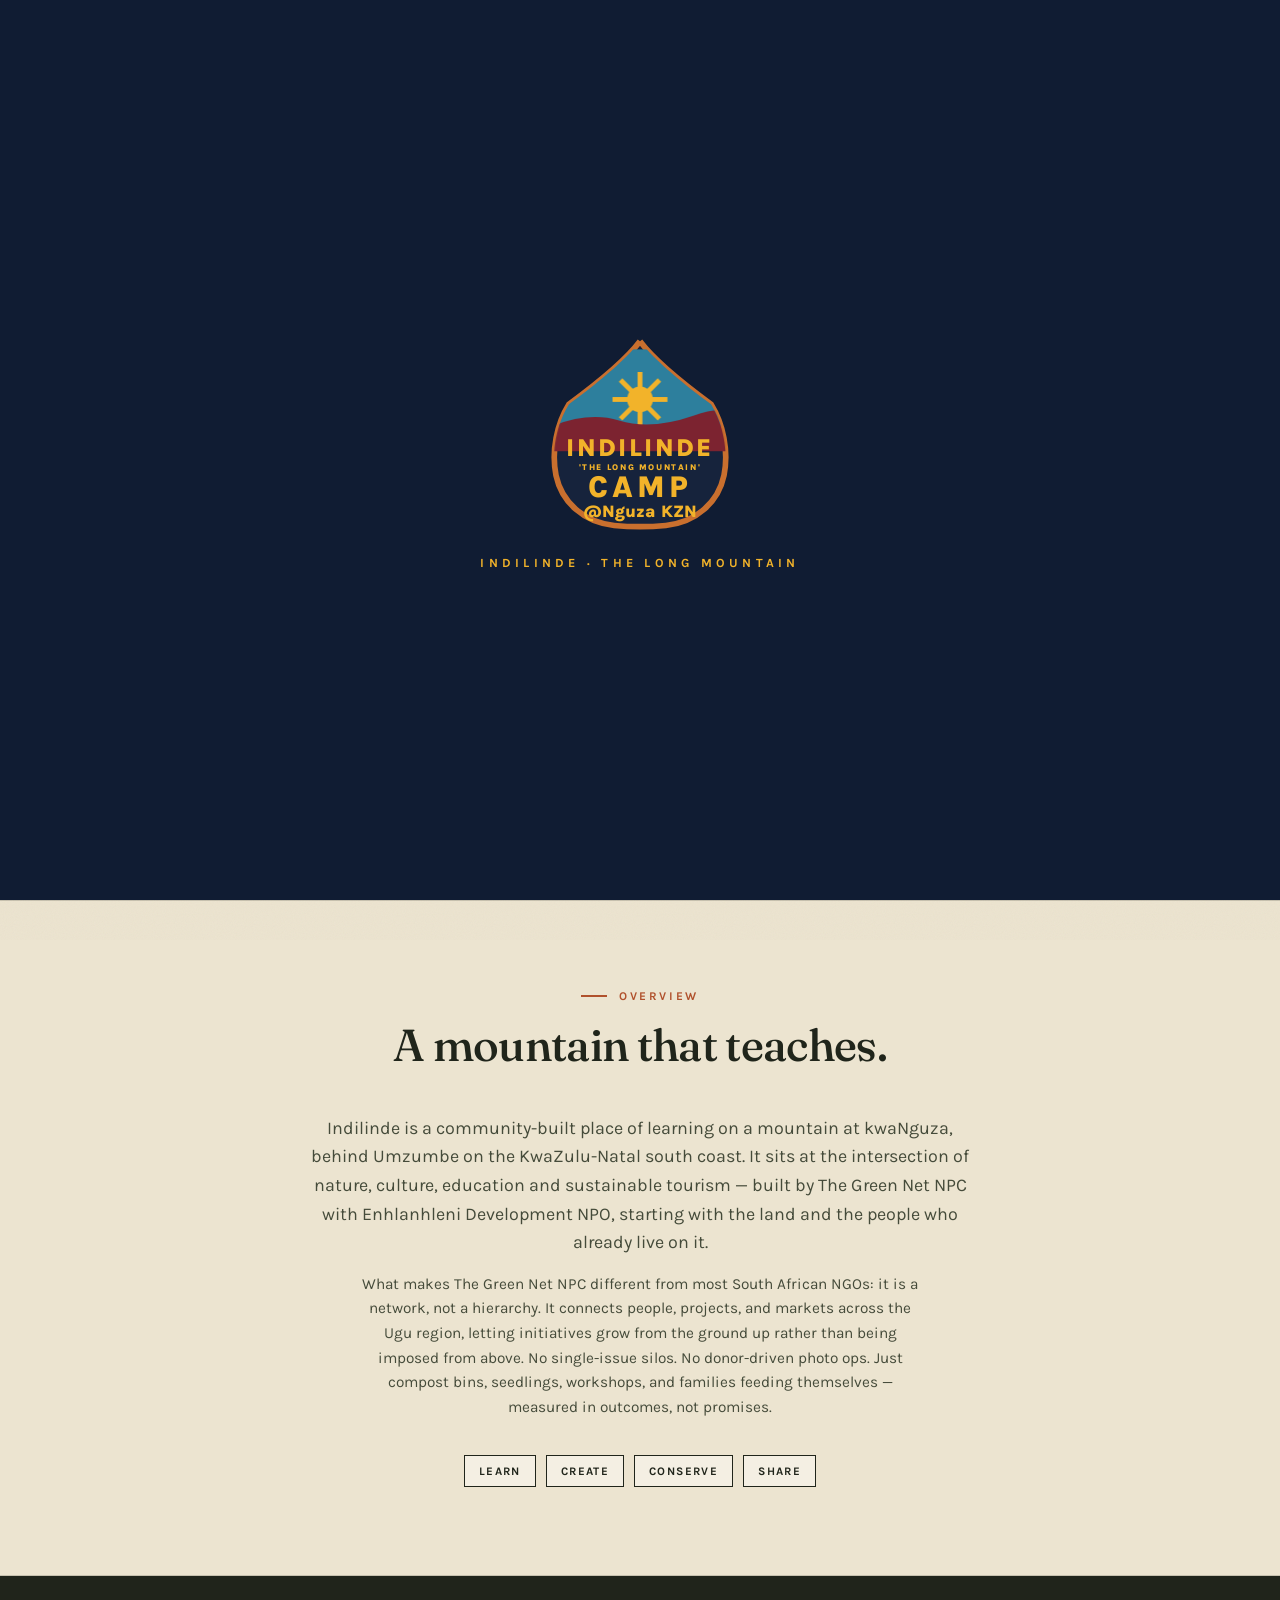
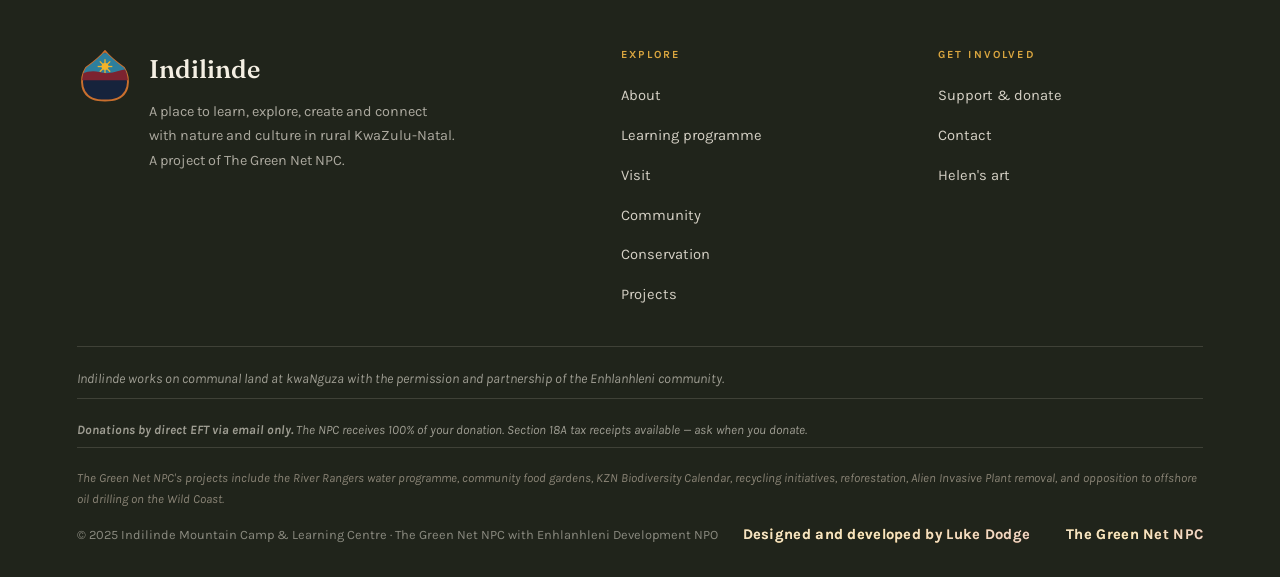
<file: index.html>
<!DOCTYPE html>
<html lang="en">
<head>
<meta charset="UTF-8">
<meta name="viewport" content="width=device-width, initial-scale=1.0, viewport-fit=cover">
<title>Indilinde Mountain Camp & Learning Centre — kwaNguza, KwaZulu-Natal</title>
<meta name="description" content="A community-built place of learning on a mountain at kwaNguza, Umzumbe, KwaZulu-Natal. A project of The Green Net NPC with Enhlanhleni Development NPO.">
<meta name="referrer" content="strict-origin-when-cross-origin">
<meta name="theme-color" content="#f4efe3">
<meta property="og:title" content="Indilinde Mountain Camp & Learning Centre — kwaNguza, KwaZulu-Natal">
<meta property="og:description" content="A community-built place of learning on a mountain at kwaNguza, Umzumbe, KwaZulu-Natal.">
<meta property="og:type" content="website">
<meta property="og:url" content="https://indilinde.org.za/">
<meta property="og:image" content="https://indilinde.org.za/images/og-image.jpg">
<link rel="icon" href="data:image/svg+xml,%3Csvg xmlns='http://www.w3.org/2000/svg' viewBox='0 0 64 64'%3E%3Crect width='64' height='64' rx='12' fill='%2316233c'/%3E%3Ccircle cx='32' cy='26' r='9' fill='%23f2b32a'/%3E%3Cpath d='M8 44q12 -8 24 -2t24 2v12H8z' fill='%237c2330'/%3E%3Cpath d='M6 34 L32 8 58 34' fill='none' stroke='%23c96f2e' stroke-width='4'/%3E%3C/svg%3E">
<link rel="preconnect" href="https://fonts.googleapis.com">
<link rel="preconnect" href="https://fonts.gstatic.com" crossorigin>
<link href="https://fonts.googleapis.com/css2?family=Fraunces:ital,opsz,wght@0,9..144,300..700;1,9..144,300..700&family=Karla:ital,wght@0,200..800;1,200..800&display=swap" rel="stylesheet">
<link rel="stylesheet" href="css/main.css">
<script type="application/ld+json">
{
  "@context": "https://schema.org",
  "@type": "Organization",
  "name": "Indilinde Mountain Camp & Learning Centre",
  "description": "A community-built place of learning on a mountain at kwaNguza, Umzumbe, KwaZulu-Natal.",
  "url": "https://indilinde.org.za/",
  "address": {
    "@type": "PostalAddress",
    "addressLocality": "Umzumbe",
    "addressRegion": "KwaZulu-Natal",
    "addressCountry": "ZA"
  }
}
</script>
</head>
<body data-page="home">

<div class="loader" id="loader" role="status" aria-label="Loading Indilinde">
  <div class="loader-inner">
    <svg class="loader-logo" viewBox="0 0 260 260" aria-hidden="true"><use href="#logoMark"/></svg>
    <p class="loader-word">Indilinde &middot; The Long Mountain</p>
  </div>
</div>

<a class="skip" href="#main" id="skipLink">Skip to content</a>
<div class="grain" aria-hidden="true"></div>

<svg class="sprite" aria-hidden="true" xmlns="http://www.w3.org/2000/svg"><defs>
<clipPath id="lgClip"><path d="M130 14 C112 38 72 70 42 92 C27 116 20 150 26 180 C33 213 60 238 98 242 C119 244 141 244 162 242 C200 238 227 213 234 180 C240 150 233 116 218 92 C188 70 148 38 130 14 Z"/></clipPath>
<symbol id="logoMark" viewBox="0 0 260 260"><path class="lg-shape" d="M130 14 C112 38 72 70 42 92 C27 116 20 150 26 180 C33 213 60 238 98 242 C119 244 141 244 162 242 C200 238 227 213 234 180 C240 150 233 116 218 92 C188 70 148 38 130 14 Z"/><g clip-path="url(#lgClip)"><rect x="14" y="24" width="232" height="96" fill="#2d7f9d"/><g transform="translate(130 86)"><g class="lg-sun"><g class="lg-rays" fill="#f2b32a"><rect x="-3" y="-34" width="6" height="68"/><rect x="-3" y="-34" width="6" height="68" transform="rotate(45)"/><rect x="-3" y="-34" width="6" height="68" transform="rotate(90)"/><rect x="-3" y="-34" width="6" height="68" transform="rotate(135)"/></g><circle r="16" fill="#f2b32a"/></g></g><path d="M14 122 Q64 100 104 112 T196 106 T246 118 L246 150 14 150 Z" fill="#7c2330"/></g><text class="lg-txt lg-t1" x="130" y="156">INDILINDE</text><text class="lg-txt lg-t2" x="130" y="173">'THE LONG MOUNTAIN'</text><text class="lg-txt lg-t3" x="130" y="207">CAMP</text><text class="lg-txt lg-t4" x="130" y="231">@Nguza KZN</text></symbol>
<symbol id="logoMini" viewBox="0 0 260 260"><path d="M130 14 C112 38 72 70 42 92 C27 116 20 150 26 180 C33 213 60 238 98 242 C119 244 141 244 162 242 C200 238 227 213 234 180 C240 150 233 116 218 92 C188 70 148 38 130 14 Z" fill="#16233c" stroke="#c96f2e" stroke-width="9" stroke-linejoin="round"/><g clip-path="url(#lgClip)"><rect x="14" y="24" width="232" height="96" fill="#2d7f9d"/><g transform="translate(130 86)"><g fill="#f2b32a"><rect x="-3" y="-34" width="6" height="68"/><rect x="-3" y="-34" width="6" height="68" transform="rotate(45)"/><rect x="-3" y="-34" width="6" height="68" transform="rotate(90)"/><rect x="-3" y="-34" width="6" height="68" transform="rotate(135)"/></g><circle r="16" fill="#f2b32a"/></g><path d="M14 122 Q64 100 104 112 T196 106 T246 118 L246 150 14 150 Z" fill="#7c2330"/></g></symbol>
<symbol id="i-menu" viewBox="0 0 24 24"><path d="M3 6h18M3 12h18M3 18h18"/></symbol>
<symbol id="i-x" viewBox="0 0 24 24"><path d="M5 5l14 14M19 5L5 19"/></symbol>
<symbol id="i-plus" viewBox="0 0 24 24"><path d="M12 5v14M5 12h14"/></symbol>
<symbol id="i-minus" viewBox="0 0 24 24"><path d="M5 12h14"/></symbol>
<symbol id="i-reset" viewBox="0 0 24 24"><path d="M3 12a9 9 0 1 0 2.6-6.4L3 8"/><path d="M3 3v5h5"/></symbol>
<symbol id="i-sun" viewBox="0 0 24 24"><circle cx="12" cy="12" r="4"/><path d="M12 2v2M12 20v2M2 12h2M20 12h2M4.9 4.9l1.4 1.4M17.7 17.7l1.4 1.4M19.1 4.9l-1.4 1.4M6.3 17.7l-1.4 1.4"/></symbol>
<symbol id="i-flag" viewBox="0 0 24 24"><path d="M5 21V4"/><path d="M5 4h11l-2.5 3.5L16 11H5"/></symbol>
<symbol id="i-out" viewBox="0 0 24 24"><path d="M7 17L17 7M8 7h9v9"/></symbol>
<symbol id="i-mail" viewBox="0 0 24 24"><rect x="3" y="5" width="18" height="14"/><path d="M3 7l9 6 9-6"/></symbol>
<symbol id="i-phone" viewBox="0 0 24 24"><path d="M6 3h3l1.5 4.5-2 1.5a12.5 12.5 0 0 0 6.5 6.5l1.5-2L21 15v3a2 2 0 0 1-2.2 2A17 17 0 0 1 4 6.2 2 2 0 0 1 6 4z"/></symbol>
<symbol id="i-ext" viewBox="0 0 24 24"><path d="M14 4h6v6M20 4L10 14"/><path d="M18 13v7H4V6h7"/></symbol>
<symbol id="i-pin" viewBox="0 0 24 24"><path d="M12 21s-7-6-7-11a7 7 0 0 1 14 0c0 5-7 11-7 11z"/><circle cx="12" cy="10" r="2.5"/></symbol>
<symbol id="i-copy" viewBox="0 0 24 24"><rect x="9" y="9" width="11" height="11"/><path d="M5 15V4h11"/></symbol>
<symbol id="i-check" viewBox="0 0 24 24"><path d="M4 12l5 5L20 7"/></symbol>
<symbol id="i-cap" viewBox="0 0 24 24"><path d="M2 9l10-4 10 4-10 4z"/><path d="M6 11v4c0 1.5 2.7 3 6 3s6-1.5 6-3v-4"/><path d="M22 9v5"/></symbol>
<symbol id="i-hammer" viewBox="0 0 24 24"><path d="M14 5l6 6"/><path d="M15.5 2.5L21.5 8.5 19 11l-6-6z"/><path d="M12 8L3 17l2 2 9-9"/></symbol>
<symbol id="i-users" viewBox="0 0 24 24"><circle cx="9" cy="8" r="3.5"/><path d="M2.5 20c0-3.6 2.9-6 6.5-6s6.5 2.4 6.5 6"/><path d="M16 3.6a3.5 3.5 0 0 1 0 6.8M17.5 14.4c2.4.7 4 2.7 4 5.6"/></symbol>
<symbol id="i-leaf" viewBox="0 0 24 24"><path d="M20 4C11 4 4 11 4 20c9 0 16-7 16-16z"/><path d="M6 18C9 13 13 9 18 6"/></symbol>
<symbol id="i-tent" viewBox="0 0 24 24"><path d="M12 4L2 20h20L12 4z"/><path d="M12 12l-4.5 8h9L12 12z"/></symbol>
<symbol id="i-sprout" viewBox="0 0 24 24"><path d="M12 21v-7"/><path d="M12 14c0-4 3-7 8-7 0 4-3 7-8 7z"/><path d="M12 14c0-3-2.5-5-6-5 0 3 2.5 5 6 5z"/></symbol>
<symbol id="i-bird" viewBox="0 0 24 24"><path d="M3 7c4 3 7 3 9 1 1 4-1 8-5 10 0-3-2-5-4-6 3 0 5-1 6-2-2 0-4-1-6-3z"/></symbol>
<symbol id="i-tax" viewBox="0 0 24 24"><rect x="4" y="3" width="16" height="18"/><path d="M8 8h8M8 12h8M8 16h5"/></symbol>
<symbol id="i-send" viewBox="0 0 24 24"><path d="M22 2L11 13"/><path d="M22 2l-7 20-4-9-9-4z"/></symbol>
<g id="cloudG"><ellipse cx="0" cy="0" rx="36" ry="12" fill="#fff" opacity=".95"/><ellipse cx="-22" cy="4" rx="20" ry="9" fill="#fff" opacity=".9"/><ellipse cx="20" cy="3" rx="25" ry="10" fill="#fff" opacity=".9"/></g>
<g id="birdG"><path d="M-6 0q3 -5 6 0q3 -5 6 0" stroke="#2a2f24" fill="none" stroke-width="1.6" stroke-linecap="round"/></g>
<g id="treeR"><path d="M-1.5 0h3l-1 -12h-1z" class="c-trunk"/><circle cx="0" cy="-17" r="8" class="c-fol2"/><circle cx="-5" cy="-13" r="5" class="c-fol3"/></g>
<g id="treeA"><path d="M-2 0L-.5 -13h1L2 0z" class="c-trunk"/><path d="M0 -13l-8 -4M0 -13l8 -4M0 -13v-6" class="c-trunk" fill="none" stroke-width="1.4"/><ellipse cx="0" cy="-22" rx="16" ry="4.6" class="c-fol2"/><ellipse cx="0" cy="-19" rx="11" ry="3.4" class="c-fol3"/></g>
<g id="aloe"><path d="M-4 0l4 -9 4 9z" fill="#40795d"/><path d="M-.8 -9v-5h1.6v5z" fill="#5f8f5a"/><circle cx="0" cy="-15.5" r="2" fill="#c2571f"/></g>
<g id="maize"><path d="M0 0L-2 -7 0 -11 2 -7z" class="c-fol3"/></g>
<g id="person"><circle cx="0" cy="-30" r="5.2" fill="#8a5a3b"/><path d="M-5.2 -30a5.2 5.2 0 0 1 10.4 0" fill="#1d150e"/><rect x="-4" y="-25" width="8" height="16" rx="3" fill="currentColor"/><rect x="-3.6" y="-9" width="2.8" height="9" fill="#39414f"/><rect x=".8" y="-9" width="2.8" height="9" fill="#39414f"/></g>
<g id="personB"><use href="#person" transform="rotate(38 0 -4)"/></g>
<g id="rondavel"><rect x="-13" y="-15" width="26" height="15" fill="#d8c096"/><path d="M-17 -14L0 -33 17 -14z" fill="#a67c3e"/><rect x="-3" y="-8" width="6" height="8" fill="#3a2c1c"/></g>
<g id="beehive"><path d="M-11 0a11 11 0 0 1 22 0z" fill="#b0914f"/><path d="M-6 -8.5a6 6 0 0 1 12 0" fill="#a67c3e" opacity=".5"/><rect x="-2.6" y="-5.5" width="5.2" height="5.5" fill="#3a2c1c"/></g>
<g id="tentS"><path d="M-11 0L0 -14 11 0z" fill="#55704d"/><path d="M-4 0L0 -7 4 0z" fill="#2f3f2b"/></g>
<g id="solarP"><path d="M-8 -7L8 -7 5 3 -5 3z" fill="#24344f" stroke="#9aa3a8" stroke-width=".9"/><path d="M-4 -2h9M-6 -4.5h12" stroke="#3d5a80" stroke-width=".8"/><path d="M-4 3v4M4 3v4" stroke="#6d675c" stroke-width="1.3"/></g>
<g id="tankS"><rect x="-6" y="-15" width="12" height="10" rx="1" fill="#9aa3a8"/><path d="M-6 -15l6 -3 6 3z" fill="#7d868b"/><path d="M-4.5 -5l-1.5 5M4.5 -5l1.5 5M0 -5v5" stroke="#6d675c" stroke-width="1.3"/></g>
<g id="bakkieS"><rect x="-16" y="-8" width="17" height="8" fill="#3c5a31"/><rect x="-16" y="-9.4" width="17" height="1.6" fill="#2c4425"/><path d="M2 -10h7l5 5v5H2z" fill="#3c5a31"/><path d="M4 -9h4.4l3.2 4H4z" fill="#45565f"/><rect x="14" y="-6" width="7" height="6" fill="#3c5a31"/><circle cx="-9" cy="0" r="3.6" fill="#191b1d"/><circle cx="-9" cy="0" r="1.4" fill="#8d9298"/><circle cx="12" cy="0" r="3.6" fill="#191b1d"/><circle cx="12" cy="0" r="1.4" fill="#8d9298"/></g>
<g id="tractorS"><circle cx="-8" cy="-4.5" r="6" fill="#191b1d"/><circle cx="-8" cy="-4.5" r="2.6" fill="#d9a53f"/><circle cx="10" cy="-2.6" r="3.6" fill="#191b1d"/><circle cx="10" cy="-2.6" r="1.4" fill="#8d9298"/><rect x="-6" y="-10" width="11" height="6" fill="#3c5a31"/><rect x="-6" y="-13" width="3" height="4" fill="#23282c"/><rect x="3.6" y="-13.6" width="1.6" height="4.4" fill="#23282c"/><rect x="5" y="-7.6" width="8" height="4.4" fill="#3c5a31"/></g>
<g id="trailerS"><rect x="-9" y="-9" width="18" height="6" fill="#4a4f46"/><rect x="-9" y="-3.4" width="18" height="2" fill="#23282c"/><rect x="-7" y="-12" width="5" height="3" fill="#4a7031"/><rect x="-1" y="-13" width="5" height="4" fill="#4a7031"/><rect x="4.4" y="-11.6" width="4" height="2.6" fill="#4a7031"/><circle cx="-5" cy="0" r="2.6" fill="#191b1d"/><circle cx="5" cy="0" r="2.6" fill="#191b1d"/></g>
<g id="planboardS"><path d="M-7 0L-4 -18M7 0L4 -18" stroke="#6b4a2f" stroke-width="1.6"/><rect x="-12" y="-30" width="24" height="13" fill="#f6f1e2" stroke="#6b4a2f" stroke-width="1" transform="rotate(-4)"/><path d="M-7 -20h14M-7 -22.5h9" stroke="#b0512c" stroke-width=".9" transform="rotate(-4)"/><circle cx="-3" cy="-26" r="1.6" fill="none" stroke="#2f3a2c" stroke-width=".8"/><circle cx="3" cy="-25" r="1.6" fill="none" stroke="#2f3a2c" stroke-width=".8"/></g>
<g id="shelterS"><path d="M-14 -13L0 -21 14 -13z" fill="#a67c3e"/><rect x="-12" y="-13" width="2.4" height="13" fill="#6b4a2f"/><rect x="9.6" y="-13" width="2.4" height="13" fill="#6b4a2f"/><rect x="-12" y="-1.6" width="24" height="1.6" fill="#8a6b43"/></g>
<g id="rotorS"><rect x="-1" y="-9" width="2" height="9" fill="#d8d3c0"/><rect x="-1" y="-9" width="2" height="9" fill="#d8d3c0" transform="rotate(90)"/><rect x="-1" y="-9" width="2" height="9" fill="#d8d3c0" transform="rotate(180)"/><rect x="-1" y="-9" width="2" height="9" fill="#d8d3c0" transform="rotate(270)"/><circle r="1.6" fill="#7d868b"/></g>
<g id="signS"><rect x="-1.4" y="-16" width="2.8" height="16" fill="#6b4a2f"/><rect x="-7" y="-19" width="16" height="6" fill="#8a6b43" transform="rotate(-4)"/></g>
<g id="ablutionS"><rect x="-11" y="-12" width="22" height="12" fill="#b7b1a2"/><rect x="-12" y="-13.6" width="24" height="2.6" fill="#6d675c"/><rect x="-2.4" y="-8" width="4.8" height="8" fill="#3a2c1c"/><path d="M14 0l6 -9 6 9z" fill="#c2a878"/></g>
<g id="bedS"><rect x="-22" y="-5" width="44" height="5" fill="#6b4a2f"/><rect x="-20" y="-4" width="40" height="3" class="c-soil"/><circle cx="-13" cy="-5.6" r="1.7" fill="currentColor"/><circle cx="-4" cy="-5.6" r="1.7" fill="currentColor"/><circle cx="5" cy="-5.6" r="1.7" fill="currentColor"/><circle cx="14" cy="-5.6" r="1.7" fill="currentColor"/></g>
<g id="tunnelS"><path d="M-15 0a15 11 0 0 1 30 0z" fill="#e8e4d4" opacity=".55" stroke="#8d8676" stroke-width="1.3"/><circle cx="-6" cy="-2" r="1.8" class="c-fol3"/><circle cx="1" cy="-3.4" r="1.8" class="c-fol3"/><circle cx="8" cy="-2" r="1.8" class="c-fol3"/></g>
<g id="summitS"><ellipse cx="0" cy="-2" rx="7" ry="2.6" fill="#7d766a"/><ellipse cx="0" cy="-6" rx="5" ry="2.2" fill="#8d8676"/><ellipse cx="0" cy="-9.4" rx="3.2" ry="1.8" fill="#7d766a"/><path d="M6 -2V-24" stroke="#6b4a2f" stroke-width="1.8"/><path d="M6 -24l10 3.4-10 3.4z" fill="#b0512c"/></g>
<g id="windmillS"><path d="M-6 0L-1.6 -34h3.2L6 0z" fill="#7d868b"/><path d="M-4.4 -10h8.8M-3.4 -20h6.8" stroke="#6d675c" stroke-width="1.2"/><path d="M1.6 -34l9 -4.4v8.8z" fill="#b0512c"/><g transform="translate(0 -34)"><use href="#rotorS" class="spinw" transform="scale(1.15)"/></g></g>
</defs></svg>

<header class="nav" id="nav">
  <a class="brand" href="index.html">
    <svg class="brand-mark" viewBox="0 0 260 260" aria-hidden="true"><use href="#logoMini"/></svg>
    <span class="brand-txt"><b>Indilinde</b><span>Mountain Camp &amp; Learning Centre</span></span>
  </a>
  <ul class="nav-links">
    <li><a href="index.html" class="active">Home</a></li>
    <li><a href="about.html">About</a></li>
    <li><a href="learn.html">Learn</a></li>
    <li><a href="visit.html">Visit</a></li>
    <li><a href="community.html">Community</a></li>
    <li><a href="conservation.html">Conservation</a></li>
    <li><a href="projects.html">Projects</a></li>
    <li><a href="support.html">Support</a></li>
    <li><a href="contact.html">Contact</a></li>
  </ul>
  <div class="nav-cta">
    <a class="btn clay small" href="contact.html" data-topic="Booking a visit, workshop or camp">Plan a visit</a>
    <button class="icon-btn burger" id="menuBtn" aria-label="Open menu"><svg class="ic"><use href="#i-menu"/></svg></button>
  </div>
</header>

<div class="menu" id="menu" aria-hidden="true">
  <div class="menu-top">
    <a class="brand" href="index.html">
      <svg class="brand-mark" viewBox="0 0 260 260" aria-hidden="true"><use href="#logoMini"/></svg>
      <span class="brand-txt"><b>Indilinde</b><span>Mountain Camp &amp; Learning Centre</span></span>
    </a>
    <button class="icon-btn" id="menuClose" aria-label="Close menu"><svg class="ic"><use href="#i-x"/></svg></button>
  </div>
  <nav>
    <a href="index.html" class="active"><i>00</i> Home</a>
    <a href="about.html"><i>01</i> About</a>
    <a href="learn.html"><i>02</i> Learn</a>
    <a href="visit.html"><i>03</i> Visit</a>
    <a href="community.html"><i>04</i> Community</a>
    <a href="conservation.html"><i>05</i> Conservation</a>
    <a href="projects.html"><i>06</i> Projects</a>
    <a href="support.html"><i>07</i> Support us</a>
    <a href="contact.html"><i>08</i> Contact</a>
  </nav>
  <p class="menu-foot">kwaNguza · Umzumbe · KwaZulu-Natal · A project of The Green Net NPC</p>
</div>
<div class="menu-backdrop" id="menuBackdrop"></div>

<main id="main">

<section class="hero" id="top">
  <div class="hero-grid">
    <div class="hero-panel">
      <div class="hero-copy">
        <p class="overline">kwaNguza · Umzumbe · KwaZulu-Natal</p>
        <h1>Indilinde</h1>
        <p class="h-sub">Mountain Camp &amp; Learning Centre</p>
        <p class="h-tag">Learn<em>·</em>Create<em>·</em>Conserve<em>·</em>Share</p>
        <p class="h-p">A community-built place of learning in the mountains of rural KwaZulu-Natal, where nature, culture, education and sustainable tourism are growing up together.</p>
        <p class="h-partner">A project of <b>The Green Net NPC</b> · With Enhlanhleni Development NPO</p>
        <div class="hero-cta">
          <button class="btn solid" id="tourCta"><svg class="ic"><use href="#i-flag"/></svg> <span id="tourCtaLabel">Take the site tour</span></button>
          <a class="btn ghost" href="contact.html" data-topic="Booking a visit, workshop or camp">Plan a visit <svg class="ic"><use href="#i-out"/></svg></a>
        </div>
      </div>
      <div class="panel-explore">
        <p class="explore-label">Explore the site picture</p>
        <div class="chips" id="chips">
          <button class="chip tourchip" id="tourChip"><svg class="ic"><use href="#i-flag"/></svg> Site tour</button>
        </div>
        <div class="legend-mini">
          <span><i class="dot now"></i>Underway</span>
          <span><i class="dot growing"></i>Growing</span>
          <span><i class="dot planned"></i>Planned</span>
        </div>
      </div>
    </div>

    <div class="hero-mob" id="siteCarousel" role="region" aria-roledescription="carousel" aria-label="Explore the Indilinde site, swipe to see each part">
      <div class="mc-track" id="mcTrack">
        <figure class="mc-slide">
          <svg viewBox="0 0 400 300" aria-hidden="true">
            <rect width="400" height="300" class="c-sky"/>
            <g transform="translate(200 44) scale(.9)"><use href="#cloudG" class="cloud" style="--cd:130s;animation-delay:-30s"/></g>
            <path d="M0 176 Q90 150 180 164 T400 158 V300 H0z" class="c-hillA"/>
            <path d="M0 208 Q120 196 240 206 T400 202 V300 H0z" class="c-land1"/>
            <path d="M0 258 Q140 248 400 254 V300 H0z" class="c-land2"/>
            <path d="M10 296 C80 276 140 248 186 214" fill="none" class="c-roadbed" stroke-width="11"/>
            <path d="M10 296 C80 276 140 248 186 214" fill="none" class="c-road" stroke-width="3" stroke-dasharray="1 12" stroke-linecap="round"/>
            <ellipse cx="258" cy="204" rx="104" ry="17" class="c-pad"/>
            <use href="#signS" transform="translate(150 208) scale(1.3)"/>
            <use href="#bakkieS" transform="translate(228 186) scale(1.35)"/>
            <use href="#tractorS" transform="translate(292 208) scale(1.2)"/>
            <use href="#trailerS" transform="translate(330 208) scale(1.2)"/>
            <use href="#treeA" transform="translate(52 236) scale(1.5)"/>
          </svg>
          <figcaption class="mc-cap"><span class="pill now">Underway</span><b>Entrance &amp; parking</b><p>About 600 m of road ends here. The bakkie and tractor park at the entrance; the rest is on foot.</p></figcaption>
        </figure>
        <figure class="mc-slide">
          <svg viewBox="0 0 400 300" aria-hidden="true">
            <rect width="400" height="300" class="c-sky"/>
            <g transform="translate(120 48) scale(.8)"><use href="#cloudG" class="cloud" style="--cd:120s;animation-delay:-70s"/></g>
            <path d="M0 182 Q100 158 200 170 T400 164 V300 H0z" class="c-hillA"/>
            <path d="M0 216 Q140 204 400 212 V300 H0z" class="c-land1"/>
            <ellipse cx="200" cy="220" rx="160" ry="24" class="c-pad" opacity=".6"/>
            <use href="#ablutionS" transform="translate(116 216) scale(1.4)"/>
            <use href="#solarP" transform="translate(196 224) scale(1.25)"/>
            <use href="#solarP" transform="translate(222 230) scale(1.25)"/>
            <use href="#solarP" transform="translate(248 236) scale(1.25)"/>
            <use href="#tankS" transform="translate(302 216) scale(1.2)"/>
            <use href="#person" transform="translate(74 218) scale(1.15)" color="#b0512c"/>
          </svg>
          <figcaption class="mc-cap"><span class="pill now">Underway</span><b>First buildings &amp; solar</b><p>The ablution block is going up, with solar panels and a water tank beside it.</p></figcaption>
        </figure>
        <figure class="mc-slide">
          <svg viewBox="0 0 400 300" aria-hidden="true">
            <rect width="400" height="300" class="c-sky"/>
            <path d="M0 178 Q120 154 240 168 T400 160 V300 H0z" class="c-hillA"/>
            <path d="M0 210 Q140 200 400 208 V300 H0z" class="c-land1"/>
            <ellipse cx="200" cy="234" rx="170" ry="28" class="c-pad" opacity=".5"/>
            <use href="#tentS" transform="translate(148 224) scale(1.4)"/>
            <use href="#tentS" transform="translate(212 236) scale(1.25)"/>
            <circle cx="270" cy="246" r="17" fill="none" stroke="#8d8676" stroke-width="4" stroke-dasharray="4 4"/>
            <use href="#person" transform="translate(112 240) scale(1.15)" color="#3c5a31"/>
          </svg>
          <figcaption class="mc-cap"><span class="pill growing">Growing</span><b>Camping lawns</b><p>Level grass for tents and a boma circle for evening fires, opening once the ablutions are done.</p></figcaption>
        </figure>
        <figure class="mc-slide">
          <svg viewBox="0 0 400 300" aria-hidden="true">
            <rect width="400" height="300" class="c-sky"/>
            <path d="M0 180 Q110 156 220 168 T400 162 V300 H0z" class="c-hillA"/>
            <path d="M0 212 Q140 202 400 210 V300 H0z" class="c-land1"/>
            <ellipse cx="210" cy="216" rx="170" ry="28" class="c-pad" opacity=".5"/>
            <use href="#rondavel" transform="translate(148 212) scale(1.5)"/>
            <use href="#rondavel" transform="translate(224 220) scale(1.35)"/>
            <use href="#beehive" transform="translate(286 202) scale(1.3)"/>
            <use href="#planboardS" transform="translate(334 218) scale(1.3)"/>
            <ellipse cx="96" cy="238" rx="20" ry="8" fill="none" stroke="#b0512c" stroke-width="1.6"/>
            <path d="M76 238v-8M116 238v-8M96 230v-6M96 246v-6" stroke="#8a6b43" stroke-width="2"/>
            <use href="#person" transform="translate(60 240) scale(1.2)" color="#b0512c"/>
            <use href="#person" transform="translate(120 246) scale(1.1)" color="#3c5a31"/>
          </svg>
          <figcaption class="mc-cap"><span class="pill planned">Planned</span><b>Learning rondavels</b><p>Rondavels and a beehive hut, built the traditional way as training, then used as classrooms.</p></figcaption>
        </figure>
        <figure class="mc-slide">
          <svg viewBox="0 0 400 300" aria-hidden="true">
            <rect width="400" height="300" class="c-sky"/>
            <path d="M0 176 Q120 152 240 166 T400 158 V300 H0z" class="c-hillA"/>
            <path d="M0 210 Q140 200 400 208 V300 H0z" class="c-land1"/>
            <ellipse cx="200" cy="236" rx="180" ry="30" class="c-pad" opacity=".35"/>
            <use href="#windmillS" transform="translate(42 208) scale(1.05)"/>
            <use href="#tankS" transform="translate(78 234) scale(.9)"/>
            <use href="#bedS" transform="translate(132 222) scale(1.25)" color="#7f9a3e"/>
            <use href="#bedS" transform="translate(222 240) scale(1.25)" color="#55863a"/>
            <use href="#maize" transform="translate(64 248) scale(1.3)"/><use href="#maize" transform="translate(88 254) scale(1.2)"/><use href="#maize" transform="translate(112 258) scale(1.3)"/><use href="#maize" transform="translate(136 254) scale(1.2)"/>
            <use href="#tunnelS" transform="translate(300 234) scale(1.5)"/>
            <use href="#personB" transform="translate(172 228) scale(1.25)" color="#3c5a31"/>
            <use href="#person" transform="translate(254 250) scale(1.15)" color="#c98e3a"/>
          </svg>
          <figcaption class="mc-cap"><span class="pill growing">Growing</span><b>Growing area</b><p>First beds, maize and a shade tunnel are in the ground, watered by a windmill, tended by residents.</p></figcaption>
        </figure>
        <figure class="mc-slide">
          <svg viewBox="0 0 400 300" aria-hidden="true">
            <rect width="400" height="300" class="c-sky"/>
            <circle cx="58" cy="52" r="20" class="c-sun"/>
            <path d="M0 190 Q100 168 200 178 T400 172 V300 H0z" class="c-hillA"/>
            <path d="M60 264 L200 62 340 264z" class="c-hillB"/>
            <path d="M200 62 C190 122 214 172 198 228" fill="none" class="c-road" stroke-width="2.2" stroke-dasharray="1 10" stroke-linecap="round"/>
            <use href="#summitS" transform="translate(200 60) scale(1.4)"/>
            <use href="#person" transform="translate(205 152) scale(.55)" color="#4a6a8a"/>
            <path d="M0 272 Q120 262 400 270 V300 H0z" class="c-land2"/>
            <use href="#treeR" transform="translate(66 278) scale(1.3)"/>
            <use href="#treeR" transform="translate(330 276) scale(1.2)"/>
          </svg>
          <figcaption class="mc-cap"><span class="pill growing">Growing</span><b>Summit &amp; forest</b><p>Guided walks climb to the flag on the top, past forest patches that stay protected.</p></figcaption>
        </figure>
      </div>
      <div class="mc-dots" id="mcDots" aria-label="Slide navigation"></div>
    </div>

    <div class="hero-stage" id="stage">
      <div class="stage-view" id="stageView" role="group" aria-label="Illustrated panorama of the Indilinde site. Drag to explore.">
        <div class="stage-mover" id="stageMover">
          <div class="stage-inner" id="stageInner">
            <svg class="scene" viewBox="0 0 1600 900" preserveAspectRatio="xMidYMid meet" aria-hidden="true">
              <rect width="1600" height="900" class="c-sky"/>
              <rect y="430" width="1600" height="130" class="c-sky2"/>
              <g id="sunG"><circle r="84" class="c-sunglow"/><circle r="40" class="c-sun"/></g>
              <g transform="translate(0 110)"><use href="#cloudG" class="cloud" style="--cd:120s"/></g>
              <g transform="translate(0 190) scale(.8)"><use href="#cloudG" class="cloud" style="--cd:95s;animation-delay:-40s"/></g>
              <g transform="translate(0 150) scale(1.15)"><use href="#cloudG" class="cloud" style="--cd:150s;animation-delay:-80s"/></g>
              <g transform="translate(0 250) scale(.65)"><use href="#cloudG" class="cloud" style="--cd:105s;animation-delay:-20s"/></g>
              <g transform="translate(0 70)"><use href="#birdG" class="bird" style="--bd:46s"/></g>
              <g transform="translate(0 130) scale(.9)"><use href="#birdG" class="bird" style="--bd:52s;animation-delay:-18s"/></g>
              <path d="M0 520 Q160 462 340 492 T700 478 T1060 496 T1400 480 L1600 500 V900 H0z" class="c-hillA"/>
              <path d="M940 520 L1130 348 1250 412 1350 366 1520 520z" class="c-hillA"/>
              <path d="M260 545 L520 205 660 340 780 305 960 545z" class="c-hillB"/>
              <path d="M470 300 L520 232 570 300 540 318 505 312z" fill="#8aa686" opacity=".5"/>
              <path d="M0 565 Q220 548 460 572 T980 588 T1600 572 V900 H0z" class="c-land1"/>
              <path d="M0 770 Q300 745 640 762 T1600 752 V900 H0z" class="c-land2"/>
              <path d="M60 838 C180 800 300 760 380 700 430 665 450 655 470 648" fill="none" class="c-roadbed" stroke-width="12" stroke-linecap="round"/>
              <path d="M60 838 C180 800 300 760 380 700 430 665 450 655 470 648" fill="none" class="c-road" stroke-width="3.4" stroke-dasharray="1 13" stroke-linecap="round"/>
              <path d="M470 648 C505 570 545 505 528 440 512 380 522 320 520 262" fill="none" class="c-road" stroke-width="2.6" stroke-dasharray="1 11" stroke-linecap="round"/>
              <ellipse cx="470" cy="650" rx="76" ry="15" class="c-pad"/>
              <use href="#bakkieS" transform="translate(448 634) scale(.9)"/>
              <use href="#tractorS" transform="translate(505 652) scale(.85)"/>
              <use href="#trailerS" transform="translate(528 652) scale(.85)"/>
              <use href="#signS" transform="translate(398 658) scale(1.1)"/>
              <use href="#ablutionS" transform="translate(585 662)"/>
              <use href="#solarP" transform="translate(632 668)"/><use href="#solarP" transform="translate(652 672)"/><use href="#solarP" transform="translate(672 676)"/>
              <g transform="translate(700 662)"><rect x="-4" y="-9" width="8" height="9" fill="#4a4f46"/><rect x="-3" y="-11.4" width="6" height="2.6" fill="#d8d3c0"/></g>
              <ellipse cx="775" cy="700" rx="98" ry="18" class="c-pad" opacity=".55"/>
              <use href="#tentS" transform="translate(748 686)"/>
              <use href="#tentS" transform="translate(800 698) scale(.9)"/>
              <circle cx="776" cy="716" r="12" fill="none" stroke="#8d8676" stroke-width="3" stroke-dasharray="3.4 3.4"/>
              <ellipse cx="930" cy="648" rx="112" ry="20" class="c-pad" opacity=".5"/>
              <use href="#rondavel" transform="translate(893 644)"/>
              <use href="#rondavel" transform="translate(948 652) scale(.92)"/>
              <use href="#beehive" transform="translate(985 636)"/>
              <use href="#planboardS" transform="translate(1006 668)"/>
              <ellipse cx="962" cy="676" rx="16" ry="6" fill="none" stroke="#b0512c" stroke-width="1.6"/>
              <ellipse cx="988" cy="684" rx="12" ry="4.6" fill="none" stroke="#b0512c" stroke-width="1.4"/>
              <use href="#person" transform="translate(1022 668) scale(1.05)" color="#3c5a31"/>
              <use href="#person" transform="translate(946 686) scale(.95)" color="#b0512c"/>
              <ellipse cx="615" cy="742" rx="140" ry="24" class="c-pad" opacity=".4"/>
              <use href="#bedS" transform="translate(560 738)" color="#7f9a3e"/>
              <use href="#bedS" transform="translate(648 748)" color="#55863a"/>
              <use href="#maize" transform="translate(585 762) scale(1.1)"/><use href="#maize" transform="translate(597 764)"/><use href="#maize" transform="translate(621 764)"/><use href="#maize" transform="translate(633 762) scale(1.05)"/>
              <use href="#tunnelS" transform="translate(690 738) scale(1.2)"/>
              <use href="#windmillS" transform="translate(527 742)"/>
              <use href="#tankS" transform="translate(556 756) scale(.8)"/>
              <use href="#personB" transform="translate(620 742) scale(.95)" color="#3c5a31"/>
              <use href="#person" transform="translate(664 752) scale(.9)" color="#c98e3a"/>
              <use href="#shelterS" transform="translate(1090 700)"/>
              <ellipse cx="1210" cy="756" rx="56" ry="13" class="c-water"/>
              <use href="#treeR" transform="translate(1330 620) scale(1.15)"/><use href="#treeR" transform="translate(1362 608)"/><use href="#treeR" transform="translate(1394 622) scale(1.25)"/><use href="#treeR" transform="translate(1428 610) scale(.9)"/><use href="#treeR" transform="translate(1412 642) scale(1.05)"/>
              <use href="#treeA" transform="translate(190 790) scale(1.2)"/><use href="#treeR" transform="translate(300 742) scale(1.1)"/><use href="#treeA" transform="translate(880 700) scale(.95)"/><use href="#treeA" transform="translate(1150 660)"/><use href="#treeR" transform="translate(1240 700) scale(.95)"/>
              <use href="#aloe" transform="translate(432 676)"/><use href="#aloe" transform="translate(548 640) scale(.9)"/><use href="#aloe" transform="translate(1050 690)"/>
              <use href="#person" transform="translate(508 470) scale(.62)" color="#4a6a8a"/>
              <use href="#person" transform="translate(519 356) scale(.52)" color="#b0512c"/>
              <use href="#person" transform="translate(536 268) scale(.6)" color="#c98e3a"/>
              <use href="#summitS" transform="translate(520 226)"/>
              <rect width="1600" height="900" class="c-warm" style="mix-blend-mode:multiply"/>
            </svg>
            <div class="markers" id="markers"></div>
          </div>
        </div>
      </div>
      <aside class="hot-panel" id="hotPanel" aria-live="polite">
        <button class="pclose" id="panelClose" aria-label="Close panel"><svg class="ic"><use href="#i-x"/></svg></button>
        <span class="pill now" id="panelPill">Underway</span>
        <h3 id="panelTitle"></h3>
        <p id="panelText"></p>
      </aside>
      <p class="stage-hint">Drag to explore · Click a marker</p>
      <div class="stage-controls">
        <div class="sunbox">
          <div class="sun-row"><svg class="ic"><use href="#i-sun"/></svg><input id="sunSlider" type="range" min="0" max="100" value="32" aria-label="Move the sun from dawn to dusk"></div>
          <div class="sunlabs"><span>Dawn</span><span>Dusk</span></div>
        </div>
        <div class="zoomers">
          <button class="zbtn" id="zin" aria-label="Zoom in"><svg class="ic"><use href="#i-plus"/></svg></button>
          <button class="zbtn" id="zout" aria-label="Zoom out"><svg class="ic"><use href="#i-minus"/></svg></button>
          <button class="zbtn" id="zreset" aria-label="Reset view"><svg class="ic"><use href="#i-reset"/></svg></button>
        </div>
      </div>
    </div>
  </div>
</section>

<section class="site-summary reveal">
  <div class="wrap">
    <div class="sum-head">
      <p class="overline">Overview</p>
      <h2>A mountain that teaches.</h2>
    </div>
    <p class="sum-lead">Indilinde is a community-built place of learning on a mountain at kwaNguza, behind Umzumbe on the KwaZulu-Natal south coast. It sits at the intersection of nature, culture, education and sustainable tourism — built by The Green Net NPC with Enhlanhleni Development NPO, starting with the land and the people who already live on it.</p>
    <p class="sum-lead" style="margin-top:14px;font-size:clamp(.95rem,1.2vw,1.05rem);color:var(--ink-soft)">What makes The Green Net NPC different from most South African NGOs: it is a network, not a hierarchy. It connects people, projects, and markets across the Ugu region, letting initiatives grow from the ground up rather than being imposed from above. No single-issue silos. No donor-driven photo ops. Just compost bins, seedlings, workshops, and families feeding themselves — measured in outcomes, not promises.</p>
    <div class="sum-pills">
      <span class="sum-pill">Learn</span>
      <span class="sum-pill">Create</span>
      <span class="sum-pill">Conserve</span>
      <span class="sum-pill">Share</span>
    </div>
  </div>
</section>

</main>

<footer class="foot">
  <div class="foot-grid">
    <div class="foot-brand">
      <svg class="foot-mark" viewBox="0 0 260 260" aria-hidden="true"><use href="#logoMini"/></svg>
      <div>
        <b>Indilinde</b>
        <p>A place to learn, explore, create and connect with nature and culture in rural KwaZulu-Natal. A project of The Green Net NPC.</p>
      </div>
    </div>
    <div>
      <h4>Explore</h4>
      <ul>
        <li><a href="about.html">About</a></li>
        <li><a href="learn.html">Learning programme</a></li>
        <li><a href="visit.html">Visit</a></li>
        <li><a href="community.html">Community</a></li>
        <li><a href="conservation.html">Conservation</a></li>
        <li><a href="projects.html">Projects</a></li>
      </ul>
    </div>
    <div>
      <h4>Get involved</h4>
      <ul>
        <li><a href="support.html">Support &amp; donate</a></li>
        <li><a href="contact.html">Contact</a></li>
        <li><a href="https://helendodge.co.za" target="_blank" rel="noopener noreferrer">Helen's art</a></li>
      </ul>
    </div>
  </div>
  <p class="foot-ack">Indilinde works on communal land at kwaNguza with the permission and partnership of the Enhlanhleni community.</p>
  <p class="foot-ack" style="margin-top:8px;font-size:.8rem"><b>Donations by direct EFT via email only.</b> The NPC receives 100% of your donation. Section 18A tax receipts available — ask when you donate.</p>
  <p class="foot-ack" style="margin-top:6px;font-size:.78rem;color:var(--stone)">The Green Net NPC's projects include the River Rangers water programme, community food gardens, KZN Biodiversity Calendar, recycling initiatives, reforestation, Alien Invasive Plant removal, and opposition to offshore oil drilling on the Wild Coast.</p>
  <div class="foot-base">
    <span>© 2025 Indilinde Mountain Camp &amp; Learning Centre · The Green Net NPC with Enhlanhleni Development NPO</span>
    <a class="credit" href="https://github.com/TechNomadTalks" target="_blank" rel="noopener noreferrer">Designed and developed by Luke Dodge</a>
    <a class="credit" href="https://www.thegreennet.org.za" target="_blank" rel="noopener noreferrer" style="margin-left:12px">The Green Net NPC</a>
  </div>
</footer>

<div class="toast" id="toast" role="status"><svg class="ic"><use href="#i-check"/></svg><span id="toastMsg"></span></div>

<button class="back-top" id="backTop" aria-label="Back to top"><svg class="ic"><use href="#i-flag"/></svg></button>

<script defer src="js/main.js"></script>
</body>
</html>
</file>
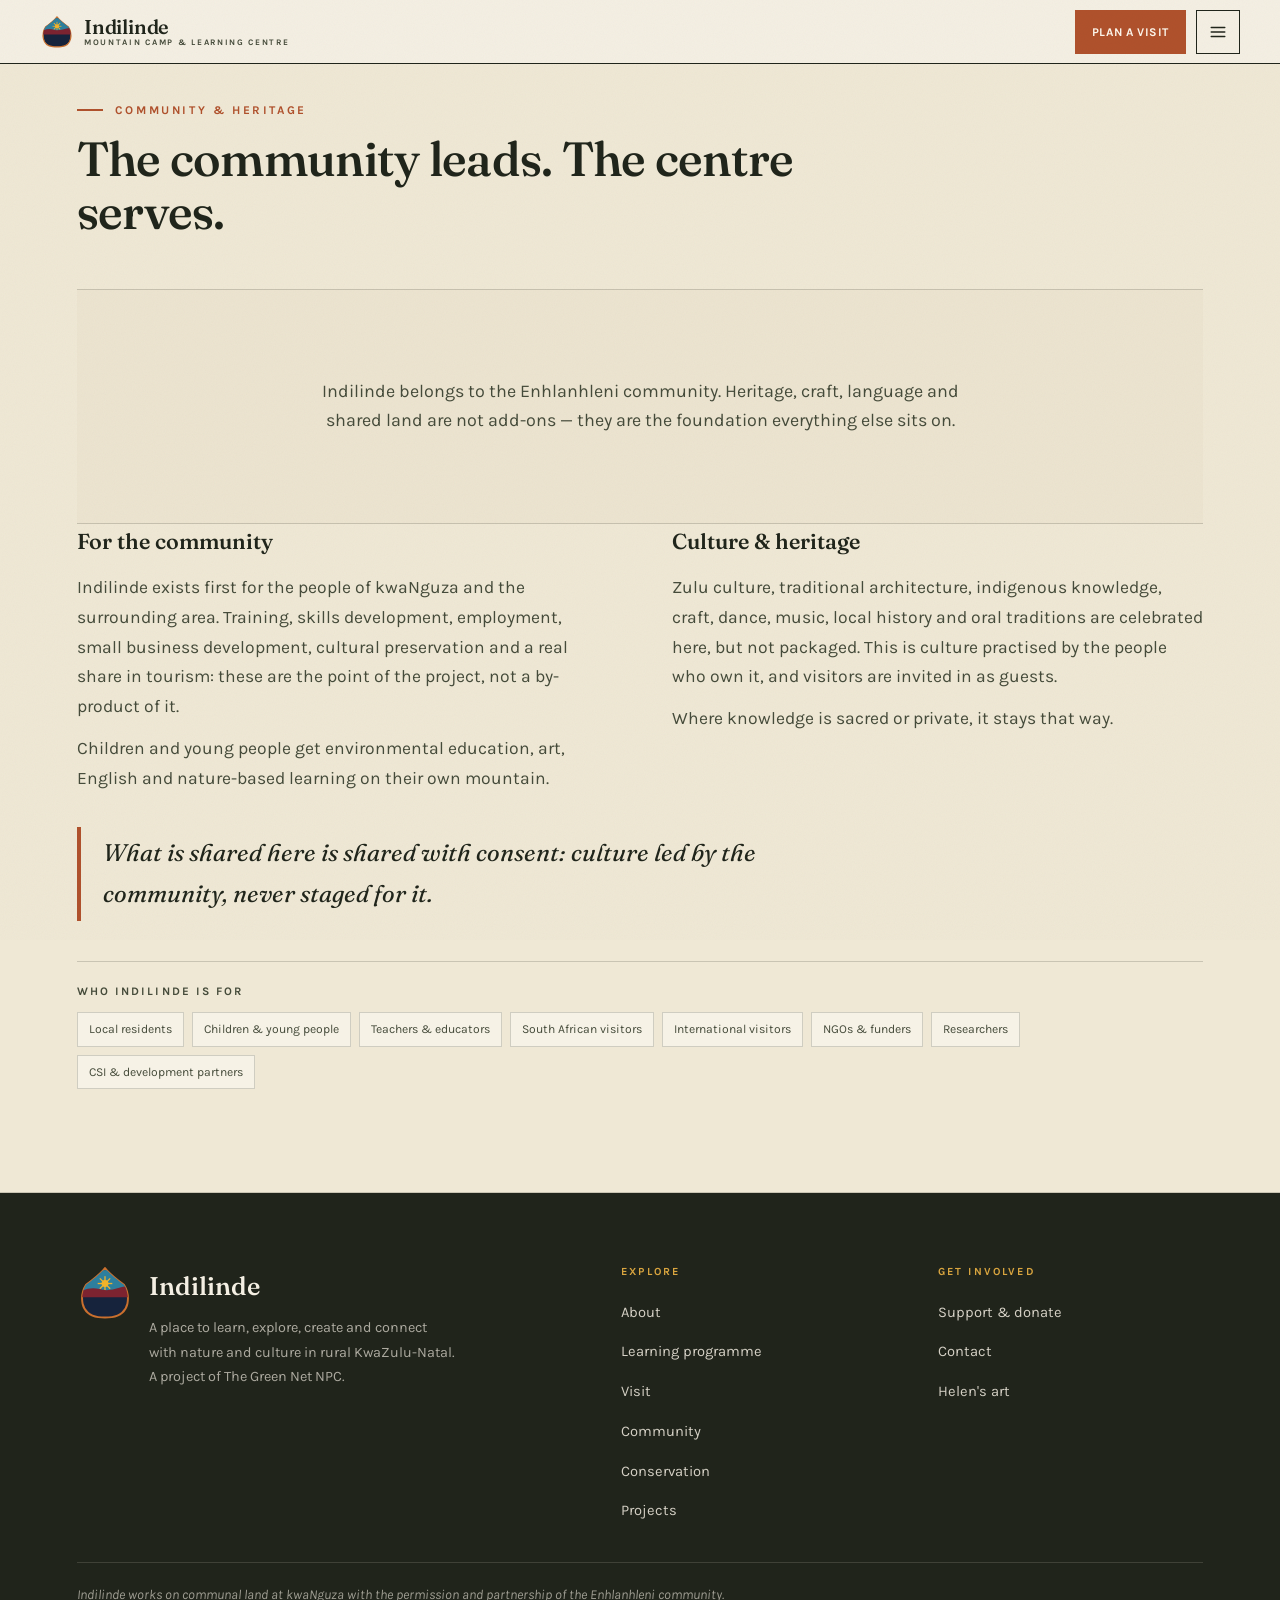
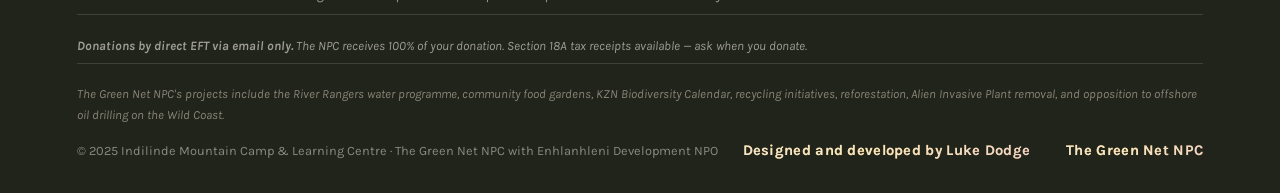
<file: community.html>
<!DOCTYPE html>
<html lang="en">
<head>
<meta charset="UTF-8">
<meta name="viewport" content="width=device-width, initial-scale=1.0, viewport-fit=cover">
<title>Community — Indilinde Mountain Camp & Learning Centre</title>
<meta name="description" content="Community and heritage at Indilinde: the community leads, the centre serves. Culture, heritage and opportunity for kwaNguza.">
<meta name="theme-color" content="#f4efe3">
<meta property="og:title" content="Community — Indilinde Mountain Camp & Learning Centre">
<meta property="og:description" content="The community leads. The centre serves. Culture, heritage and opportunity for kwaNguza.">
<meta property="og:type" content="website">
<meta property="og:url" content="https://indilinde.org.za/community.html">
<link rel="icon" href="data:image/svg+xml,%3Csvg xmlns='http://www.w3.org/2000/svg' viewBox='0 0 64 64'%3E%3Crect width='64' height='64' rx='12' fill='%2316233c'/%3E%3Ccircle cx='32' cy='26' r='9' fill='%23f2b32a'/%3E%3Cpath d='M8 44q12 -8 24 -2t24 2v12H8z' fill='%237c2330'/%3E%3Cpath d='M6 34 L32 8 58 34' fill='none' stroke='%23c96f2e' stroke-width='4'/%3E%3C/svg%3E">
<link rel="preconnect" href="https://fonts.googleapis.com">
<link rel="preconnect" href="https://fonts.gstatic.com" crossorigin>
<link href="https://fonts.googleapis.com/css2?family=Fraunces:ital,opsz,wght@0,9..144,300..700;1,9..144,300..700&family=Karla:ital,wght@0,200..800;1,200..800&display=swap" rel="stylesheet">
<link rel="stylesheet" href="css/main.css">
<script type="application/ld+json">
{
  "@context": "https://schema.org",
  "@type": "WebPage",
  "name": "Community — Indilinde",
  "url": "https://indilinde.org.za/community.html"
}
</script>
</head>
<body data-page="community">

<div class="loader" id="loader" role="status" aria-label="Loading Indilinde">
  <div class="loader-inner">
    <svg class="loader-logo" viewBox="0 0 260 260" aria-hidden="true"><use href="#logoMark"/></svg>
    <p class="loader-word">Indilinde &middot; The Long Mountain</p>
  </div>
</div>

<a class="skip" href="#main" id="skipLink">Skip to content</a>
<div class="grain" aria-hidden="true"></div>

<svg class="sprite" aria-hidden="true" xmlns="http://www.w3.org/2000/svg"><defs>
<clipPath id="lgClip"><path d="M130 14 C112 38 72 70 42 92 C27 116 20 150 26 180 C33 213 60 238 98 242 C119 244 141 244 162 242 C200 238 227 213 234 180 C240 150 233 116 218 92 C188 70 148 38 130 14 Z"/></clipPath>
<symbol id="logoMark" viewBox="0 0 260 260"><path class="lg-shape" d="M130 14 C112 38 72 70 42 92 C27 116 20 150 26 180 C33 213 60 238 98 242 C119 244 141 244 162 242 C200 238 227 213 234 180 C240 150 233 116 218 92 C188 70 148 38 130 14 Z"/><g clip-path="url(#lgClip)"><rect x="14" y="24" width="232" height="96" fill="#2d7f9d"/><g transform="translate(130 86)"><g class="lg-sun"><g class="lg-rays" fill="#f2b32a"><rect x="-3" y="-34" width="6" height="68"/><rect x="-3" y="-34" width="6" height="68" transform="rotate(45)"/><rect x="-3" y="-34" width="6" height="68" transform="rotate(90)"/><rect x="-3" y="-34" width="6" height="68" transform="rotate(135)"/></g><circle r="16" fill="#f2b32a"/></g></g><path d="M14 122 Q64 100 104 112 T196 106 T246 118 L246 150 14 150 Z" fill="#7c2330"/></g><text class="lg-txt lg-t1" x="130" y="156">INDILINDE</text><text class="lg-txt lg-t2" x="130" y="173">'THE LONG MOUNTAIN'</text><text class="lg-txt lg-t3" x="130" y="207">CAMP</text><text class="lg-txt lg-t4" x="130" y="231">@Nguza KZN</text></symbol>
<symbol id="logoMini" viewBox="0 0 260 260"><path d="M130 14 C112 38 72 70 42 92 C27 116 20 150 26 180 C33 213 60 238 98 242 C119 244 141 244 162 242 C200 238 227 213 234 180 C240 150 233 116 218 92 C188 70 148 38 130 14 Z" fill="#16233c" stroke="#c96f2e" stroke-width="9" stroke-linejoin="round"/><g clip-path="url(#lgClip)"><rect x="14" y="24" width="232" height="96" fill="#2d7f9d"/><g transform="translate(130 86)"><g fill="#f2b32a"><rect x="-3" y="-34" width="6" height="68"/><rect x="-3" y="-34" width="6" height="68" transform="rotate(45)"/><rect x="-3" y="-34" width="6" height="68" transform="rotate(90)"/><rect x="-3" y="-34" width="6" height="68" transform="rotate(135)"/></g><circle r="16" fill="#f2b32a"/></g><path d="M14 122 Q64 100 104 112 T196 106 T246 118 L246 150 14 150 Z" fill="#7c2330"/></g></symbol>
<symbol id="i-menu" viewBox="0 0 24 24"><path d="M3 6h18M3 12h18M3 18h18"/></symbol>
<symbol id="i-x" viewBox="0 0 24 24"><path d="M5 5l14 14M19 5L5 19"/></symbol>
<symbol id="i-plus" viewBox="0 0 24 24"><path d="M12 5v14M5 12h14"/></symbol>
<symbol id="i-minus" viewBox="0 0 24 24"><path d="M5 12h14"/></symbol>
<symbol id="i-reset" viewBox="0 0 24 24"><path d="M3 12a9 9 0 1 0 2.6-6.4L3 8"/><path d="M3 3v5h5"/></symbol>
<symbol id="i-sun" viewBox="0 0 24 24"><circle cx="12" cy="12" r="4"/><path d="M12 2v2M12 20v2M2 12h2M20 12h2M4.9 4.9l1.4 1.4M17.7 17.7l1.4 1.4M19.1 4.9l-1.4 1.4M6.3 17.7l-1.4 1.4"/></symbol>
<symbol id="i-flag" viewBox="0 0 24 24"><path d="M5 21V4"/><path d="M5 4h11l-2.5 3.5L16 11H5"/></symbol>
<symbol id="i-out" viewBox="0 0 24 24"><path d="M7 17L17 7M8 7h9v9"/></symbol>
<symbol id="i-mail" viewBox="0 0 24 24"><rect x="3" y="5" width="18" height="14"/><path d="M3 7l9 6 9-6"/></symbol>
<symbol id="i-phone" viewBox="0 0 24 24"><path d="M6 3h3l1.5 4.5-2 1.5a12.5 12.5 0 0 0 6.5 6.5l1.5-2L21 15v3a2 2 0 0 1-2.2 2A17 17 0 0 1 4 6.2 2 2 0 0 1 6 4z"/></symbol>
<symbol id="i-ext" viewBox="0 0 24 24"><path d="M14 4h6v6M20 4L10 14"/><path d="M18 13v7H4V6h7"/></symbol>
<symbol id="i-pin" viewBox="0 0 24 24"><path d="M12 21s-7-6-7-11a7 7 0 0 1 14 0c0 5-7 11-7 11z"/><circle cx="12" cy="10" r="2.5"/></symbol>
<symbol id="i-copy" viewBox="0 0 24 24"><rect x="9" y="9" width="11" height="11"/><path d="M5 15V4h11"/></symbol>
<symbol id="i-check" viewBox="0 0 24 24"><path d="M4 12l5 5L20 7"/></symbol>
<symbol id="i-cap" viewBox="0 0 24 24"><path d="M2 9l10-4 10 4-10 4z"/><path d="M6 11v4c0 1.5 2.7 3 6 3s6-1.5 6-3v-4"/><path d="M22 9v5"/></symbol>
<symbol id="i-hammer" viewBox="0 0 24 24"><path d="M14 5l6 6"/><path d="M15.5 2.5L21.5 8.5 19 11l-6-6z"/><path d="M12 8L3 17l2 2 9-9"/></symbol>
<symbol id="i-users" viewBox="0 0 24 24"><circle cx="9" cy="8" r="3.5"/><path d="M2.5 20c0-3.6 2.9-6 6.5-6s6.5 2.4 6.5 6"/><path d="M16 3.6a3.5 3.5 0 0 1 0 6.8M17.5 14.4c2.4.7 4 2.7 4 5.6"/></symbol>
<symbol id="i-leaf" viewBox="0 0 24 24"><path d="M20 4C11 4 4 11 4 20c9 0 16-7 16-16z"/><path d="M6 18C9 13 13 9 18 6"/></symbol>
<symbol id="i-tent" viewBox="0 0 24 24"><path d="M12 4L2 20h20L12 4z"/><path d="M12 12l-4.5 8h9L12 12z"/></symbol>
<symbol id="i-sprout" viewBox="0 0 24 24"><path d="M12 21v-7"/><path d="M12 14c0-4 3-7 8-7 0 4-3 7-8 7z"/><path d="M12 14c0-3-2.5-5-6-5 0 3 2.5 5 6 5z"/></symbol>
<symbol id="i-bird" viewBox="0 0 24 24"><path d="M3 7c4 3 7 3 9 1 1 4-1 8-5 10 0-3-2-5-4-6 3 0 5-1 6-2-2 0-4-1-6-3z"/></symbol>
<symbol id="i-tax" viewBox="0 0 24 24"><rect x="4" y="3" width="16" height="18"/><path d="M8 8h8M8 12h8M8 16h5"/></symbol>
<symbol id="i-send" viewBox="0 0 24 24"><path d="M22 2L11 13"/><path d="M22 2l-7 20-4-9-9-4z"/></symbol>
<g id="cloudG"><ellipse cx="0" cy="0" rx="36" ry="12" fill="#fff" opacity=".95"/><ellipse cx="-22" cy="4" rx="20" ry="9" fill="#fff" opacity=".9"/><ellipse cx="20" cy="3" rx="25" ry="10" fill="#fff" opacity=".9"/></g>
<g id="birdG"><path d="M-6 0q3 -5 6 0q3 -5 6 0" stroke="#2a2f24" fill="none" stroke-width="1.6" stroke-linecap="round"/></g>
<g id="treeR"><path d="M-1.5 0h3l-1 -12h-1z" class="c-trunk"/><circle cx="0" cy="-17" r="8" class="c-fol2"/><circle cx="-5" cy="-13" r="5" class="c-fol3"/></g>
<g id="treeA"><path d="M-2 0L-.5 -13h1L2 0z" class="c-trunk"/><path d="M0 -13l-8 -4M0 -13l8 -4M0 -13v-6" class="c-trunk" fill="none" stroke-width="1.4"/><ellipse cx="0" cy="-22" rx="16" ry="4.6" class="c-fol2"/><ellipse cx="0" cy="-19" rx="11" ry="3.4" class="c-fol3"/></g>
<g id="aloe"><path d="M-4 0l4 -9 4 9z" fill="#40795d"/><path d="M-.8 -9v-5h1.6v5z" fill="#5f8f5a"/><circle cx="0" cy="-15.5" r="2" fill="#c2571f"/></g>
<g id="maize"><path d="M0 0L-2 -7 0 -11 2 -7z" class="c-fol3"/></g>
<g id="person"><circle cx="0" cy="-30" r="5.2" fill="#8a5a3b"/><path d="M-5.2 -30a5.2 5.2 0 0 1 10.4 0" fill="#1d150e"/><rect x="-4" y="-25" width="8" height="16" rx="3" fill="currentColor"/><rect x="-3.6" y="-9" width="2.8" height="9" fill="#39414f"/><rect x=".8" y="-9" width="2.8" height="9" fill="#39414f"/></g>
<g id="personB"><use href="#person" transform="rotate(38 0 -4)"/></g>
<g id="rondavel"><rect x="-13" y="-15" width="26" height="15" fill="#d8c096"/><path d="M-17 -14L0 -33 17 -14z" fill="#a67c3e"/><rect x="-3" y="-8" width="6" height="8" fill="#3a2c1c"/></g>
<g id="beehive"><path d="M-11 0a11 11 0 0 1 22 0z" fill="#b0914f"/><path d="M-6 -8.5a6 6 0 0 1 12 0" fill="#a67c3e" opacity=".5"/><rect x="-2.6" y="-5.5" width="5.2" height="5.5" fill="#3a2c1c"/></g>
<g id="tentS"><path d="M-11 0L0 -14 11 0z" fill="#55704d"/><path d="M-4 0L0 -7 4 0z" fill="#2f3f2b"/></g>
<g id="solarP"><path d="M-8 -7L8 -7 5 3 -5 3z" fill="#24344f" stroke="#9aa3a8" stroke-width=".9"/><path d="M-4 -2h9M-6 -4.5h12" stroke="#3d5a80" stroke-width=".8"/><path d="M-4 3v4M4 3v4" stroke="#6d675c" stroke-width="1.3"/></g>
<g id="tankS"><rect x="-6" y="-15" width="12" height="10" rx="1" fill="#9aa3a8"/><path d="M-6 -15l6 -3 6 3z" fill="#7d868b"/><path d="M-4.5 -5l-1.5 5M4.5 -5l1.5 5M0 -5v5" stroke="#6d675c" stroke-width="1.3"/></g>
<g id="bakkieS"><rect x="-16" y="-8" width="17" height="8" fill="#3c5a31"/><rect x="-16" y="-9.4" width="17" height="1.6" fill="#2c4425"/><path d="M2 -10h7l5 5v5H2z" fill="#3c5a31"/><path d="M4 -9h4.4l3.2 4H4z" fill="#45565f"/><rect x="14" y="-6" width="7" height="6" fill="#3c5a31"/><circle cx="-9" cy="0" r="3.6" fill="#191b1d"/><circle cx="-9" cy="0" r="1.4" fill="#8d9298"/><circle cx="12" cy="0" r="3.6" fill="#191b1d"/><circle cx="12" cy="0" r="1.4" fill="#8d9298"/></g>
<g id="tractorS"><circle cx="-8" cy="-4.5" r="6" fill="#191b1d"/><circle cx="-8" cy="-4.5" r="2.6" fill="#d9a53f"/><circle cx="10" cy="-2.6" r="3.6" fill="#191b1d"/><circle cx="10" cy="-2.6" r="1.4" fill="#8d9298"/><rect x="-6" y="-10" width="11" height="6" fill="#3c5a31"/><rect x="-6" y="-13" width="3" height="4" fill="#23282c"/><rect x="3.6" y="-13.6" width="1.6" height="4.4" fill="#23282c"/><rect x="5" y="-7.6" width="8" height="4.4" fill="#3c5a31"/></g>
<g id="trailerS"><rect x="-9" y="-9" width="18" height="6" fill="#4a4f46"/><rect x="-9" y="-3.4" width="18" height="2" fill="#23282c"/><rect x="-7" y="-12" width="5" height="3" fill="#4a7031"/><rect x="-1" y="-13" width="5" height="4" fill="#4a7031"/><rect x="4.4" y="-11.6" width="4" height="2.6" fill="#4a7031"/><circle cx="-5" cy="0" r="2.6" fill="#191b1d"/><circle cx="5" cy="0" r="2.6" fill="#191b1d"/></g>
<g id="planboardS"><path d="M-7 0L-4 -18M7 0L4 -18" stroke="#6b4a2f" stroke-width="1.6"/><rect x="-12" y="-30" width="24" height="13" fill="#f6f1e2" stroke="#6b4a2f" stroke-width="1" transform="rotate(-4)"/><path d="M-7 -20h14M-7 -22.5h9" stroke="#b0512c" stroke-width=".9" transform="rotate(-4)"/><circle cx="-3" cy="-26" r="1.6" fill="none" stroke="#2f3a2c" stroke-width=".8"/><circle cx="3" cy="-25" r="1.6" fill="none" stroke="#2f3a2c" stroke-width=".8"/></g>
<g id="shelterS"><path d="M-14 -13L0 -21 14 -13z" fill="#a67c3e"/><rect x="-12" y="-13" width="2.4" height="13" fill="#6b4a2f"/><rect x="9.6" y="-13" width="2.4" height="13" fill="#6b4a2f"/><rect x="-12" y="-1.6" width="24" height="1.6" fill="#8a6b43"/></g>
<g id="rotorS"><rect x="-1" y="-9" width="2" height="9" fill="#d8d3c0"/><rect x="-1" y="-9" width="2" height="9" fill="#d8d3c0" transform="rotate(90)"/><rect x="-1" y="-9" width="2" height="9" fill="#d8d3c0" transform="rotate(180)"/><rect x="-1" y="-9" width="2" height="9" fill="#d8d3c0" transform="rotate(270)"/><circle r="1.6" fill="#7d868b"/></g>
<g id="signS"><rect x="-1.4" y="-16" width="2.8" height="16" fill="#6b4a2f"/><rect x="-7" y="-19" width="16" height="6" fill="#8a6b43" transform="rotate(-4)"/></g>
<g id="ablutionS"><rect x="-11" y="-12" width="22" height="12" fill="#b7b1a2"/><rect x="-12" y="-13.6" width="24" height="2.6" fill="#6d675c"/><rect x="-2.4" y="-8" width="4.8" height="8" fill="#3a2c1c"/><path d="M14 0l6 -9 6 9z" fill="#c2a878"/></g>
<g id="bedS"><rect x="-22" y="-5" width="44" height="5" fill="#6b4a2f"/><rect x="-20" y="-4" width="40" height="3" class="c-soil"/><circle cx="-13" cy="-5.6" r="1.7" fill="currentColor"/><circle cx="-4" cy="-5.6" r="1.7" fill="currentColor"/><circle cx="5" cy="-5.6" r="1.7" fill="currentColor"/><circle cx="14" cy="-5.6" r="1.7" fill="currentColor"/></g>
<g id="tunnelS"><path d="M-15 0a15 11 0 0 1 30 0z" fill="#e8e4d4" opacity=".55" stroke="#8d8676" stroke-width="1.3"/><circle cx="-6" cy="-2" r="1.8" class="c-fol3"/><circle cx="1" cy="-3.4" r="1.8" class="c-fol3"/><circle cx="8" cy="-2" r="1.8" class="c-fol3"/></g>
<g id="summitS"><ellipse cx="0" cy="-2" rx="7" ry="2.6" fill="#7d766a"/><ellipse cx="0" cy="-6" rx="5" ry="2.2" fill="#8d8676"/><ellipse cx="0" cy="-9.4" rx="3.2" ry="1.8" fill="#7d766a"/><path d="M6 -2V-24" stroke="#6b4a2f" stroke-width="1.8"/><path d="M6 -24l10 3.4-10 3.4z" fill="#b0512c"/></g>
<g id="windmillS"><path d="M-6 0L-1.6 -34h3.2L6 0z" fill="#7d868b"/><path d="M-4.4 -10h8.8M-3.4 -20h6.8" stroke="#6d675c" stroke-width="1.2"/><path d="M1.6 -34l9 -4.4v8.8z" fill="#b0512c"/><g transform="translate(0 -34)"><use href="#rotorS" class="spinw" transform="scale(1.15)"/></g></g>
</defs></svg>

<header class="nav" id="nav">
  <a class="brand" href="index.html">
    <svg class="brand-mark" viewBox="0 0 260 260" aria-hidden="true"><use href="#logoMini"/></svg>
    <span class="brand-txt"><b>Indilinde</b><span>Mountain Camp &amp; Learning Centre</span></span>
  </a>
  <ul class="nav-links">
    <li><a href="index.html">Home</a></li>
    <li><a href="about.html">About</a></li>
    <li><a href="learn.html">Learn</a></li>
    <li><a href="visit.html">Visit</a></li>
    <li><a href="community.html" class="active">Community</a></li>
    <li><a href="conservation.html">Conservation</a></li>
    <li><a href="projects.html">Projects</a></li>
    <li><a href="support.html">Support us</a></li>
    <li><a href="contact.html">Contact</a></li>
  </ul>
  <div class="nav-cta">
    <a class="btn clay small" href="contact.html" data-topic="Booking a visit, workshop or camp">Plan a visit</a>
    <button class="icon-btn burger" id="menuBtn" aria-label="Open menu"><svg class="ic"><use href="#i-menu"/></svg></button>
  </div>
</header>

<div class="menu" id="menu" aria-hidden="true">
  <div class="menu-top">
    <a class="brand" href="index.html">
      <svg class="brand-mark" viewBox="0 0 260 260" aria-hidden="true"><use href="#logoMini"/></svg>
      <span class="brand-txt"><b>Indilinde</b><span>Mountain Camp &amp; Learning Centre</span></span>
    </a>
    <button class="icon-btn" id="menuClose" aria-label="Close menu"><svg class="ic"><use href="#i-x"/></svg></button>
  </div>
  <nav>
    <a href="index.html"><i>00</i> Home</a>
    <a href="about.html"><i>01</i> About</a>
    <a href="learn.html"><i>02</i> Learn</a>
    <a href="visit.html"><i>03</i> Visit</a>
    <a href="community.html" class="active"><i>04</i> Community</a>
    <a href="conservation.html"><i>05</i> Conservation</a>
    <a href="projects.html"><i>06</i> Projects</a>
    <a href="support.html"><i>07</i> Support us</a>
    <a href="contact.html"><i>08</i> Contact</a>
  </nav>
  <p class="menu-foot">kwaNguza · Umzumbe · KwaZulu-Natal · A project of The Green Net NPC</p>
</div>
<div class="menu-backdrop" id="menuBackdrop"></div>

<main id="main">

<!-- ============ COMMUNITY ============ -->
<section id="community" style="background:var(--paper-3);border-top:1px solid var(--line);border-bottom:1px solid var(--line)">
  <div class="wrap">
    <header class="sec-head reveal">
      <p class="overline">Community &amp; heritage</p>
      <h2>The community leads. The centre serves.</h2>
    </header>
    <section class="site-summary reveal">
      <div class="wrap">
        <p class="sum-lead">Indilinde belongs to the Enhlanhleni community. Heritage, craft, language and shared land are not add-ons — they are the foundation everything else sits on.</p>
      </div>
    </section>
    <div class="com-grid">
      <div class="reveal">
        <h3>For the community</h3>
        <p>Indilinde exists first for the people of kwaNguza and the surrounding area. Training, skills development, employment, small business development, cultural preservation and a real share in tourism: these are the point of the project, not a by-product of it.</p>
        <p>Children and young people get environmental education, art, English and nature-based learning on their own mountain.</p>
      </div>
      <div class="reveal">
        <h3>Culture &amp; heritage</h3>
        <p>Zulu culture, traditional architecture, indigenous knowledge, craft, dance, music, local history and oral traditions are celebrated here, but not packaged. This is culture practised by the people who own it, and visitors are invited in as guests.</p>
        <p>Where knowledge is sacred or private, it stays that way.</p>
      </div>
    </div>
    <blockquote class="pull reveal">What is shared here is shared with consent: culture led by the community, never staged for it.</blockquote>
    <div class="aud reveal">
      <h4>Who Indilinde is for</h4>
      <div class="tags"><span class="tag">Local residents</span><span class="tag">Children &amp; young people</span><span class="tag">Teachers &amp; educators</span><span class="tag">South African visitors</span><span class="tag">International visitors</span><span class="tag">NGOs &amp; funders</span><span class="tag">Researchers</span><span class="tag">CSI &amp; development partners</span></div>
    </div>
  </div>
</section>

</main>

<footer class="foot">
  <div class="foot-grid">
    <div class="foot-brand">
      <svg class="foot-mark" viewBox="0 0 260 260" aria-hidden="true"><use href="#logoMini"/></svg>
      <div>
        <b>Indilinde</b>
        <p>A place to learn, explore, create and connect with nature and culture in rural KwaZulu-Natal. A project of The Green Net NPC.</p>
      </div>
    </div>
    <div>
      <h4>Explore</h4>
      <ul>
        <li><a href="about.html">About</a></li>
        <li><a href="learn.html">Learning programme</a></li>
        <li><a href="visit.html">Visit</a></li>
        <li><a href="community.html">Community</a></li>
        <li><a href="conservation.html">Conservation</a></li>
        <li><a href="projects.html">Projects</a></li>
      </ul>
    </div>
    <div>
      <h4>Get involved</h4>
      <ul>
        <li><a href="support.html">Support &amp; donate</a></li>
        <li><a href="contact.html">Contact</a></li>
        <li><a href="https://helendodge.co.za" target="_blank" rel="noopener noreferrer">Helen's art</a></li>
      </ul>
    </div>
  </div>
  <p class="foot-ack">Indilinde works on communal land at kwaNguza with the permission and partnership of the Enhlanhleni community.</p>
  <p class="foot-ack" style="margin-top:8px;font-size:.8rem"><b>Donations by direct EFT via email only.</b> The NPC receives 100% of your donation. Section 18A tax receipts available — ask when you donate.</p>
  <p class="foot-ack" style="margin-top:6px;font-size:.78rem;color:var(--stone)">The Green Net NPC's projects include the River Rangers water programme, community food gardens, KZN Biodiversity Calendar, recycling initiatives, reforestation, Alien Invasive Plant removal, and opposition to offshore oil drilling on the Wild Coast.</p>
  <div class="foot-base">
    <span>© 2025 Indilinde Mountain Camp &amp; Learning Centre · The Green Net NPC with Enhlanhleni Development NPO</span>
    <a class="credit" href="https://github.com/TechNomadTalks" target="_blank" rel="noopener noreferrer">Designed and developed by Luke Dodge</a>
    <a class="credit" href="https://www.thegreennet.org.za" target="_blank" rel="noopener noreferrer" style="margin-left:12px">The Green Net NPC</a>
  </div>
</footer>

<div class="toast" id="toast" role="status"><svg class="ic"><use href="#i-check"/></svg><span id="toastMsg"></span></div>

<button class="back-top" id="backTop" aria-label="Back to top"><svg class="ic"><use href="#i-flag"/></svg></button>

<script defer src="js/main.js"></script>
</body>
</html>
</file>
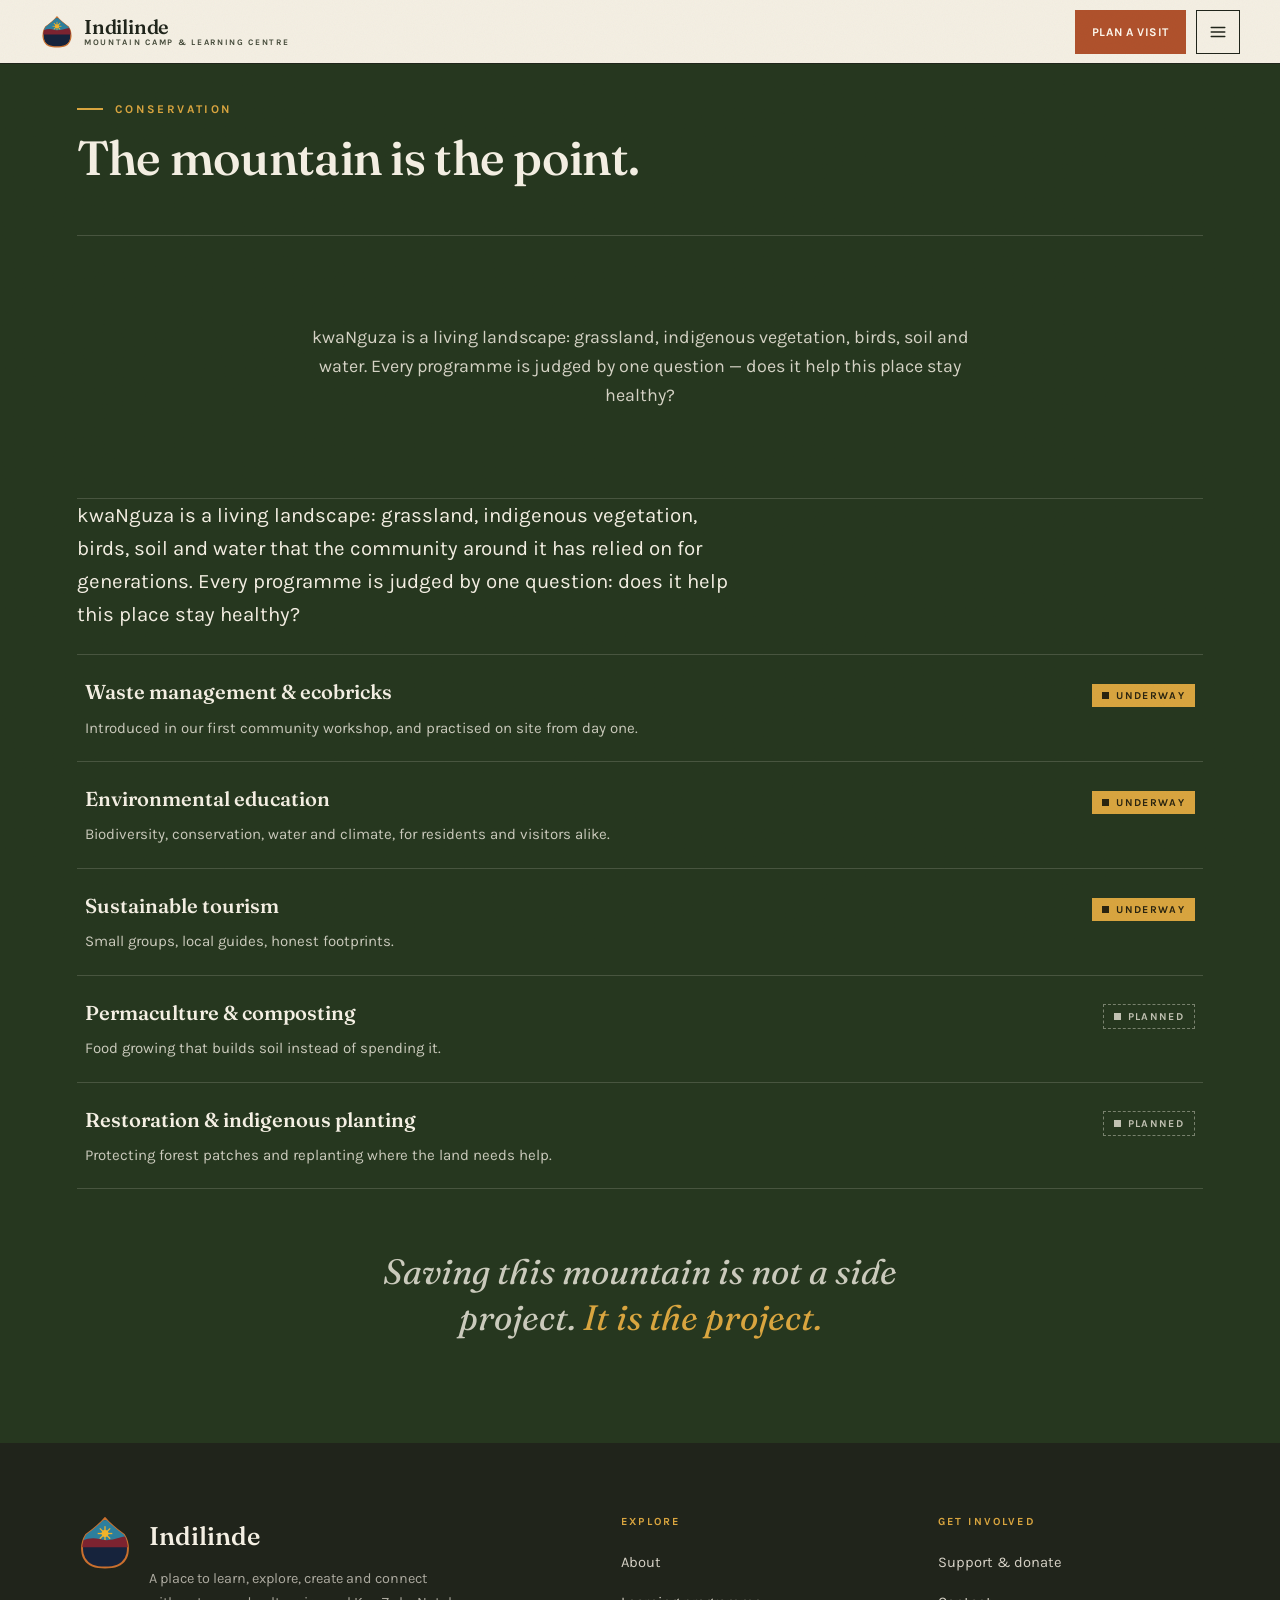
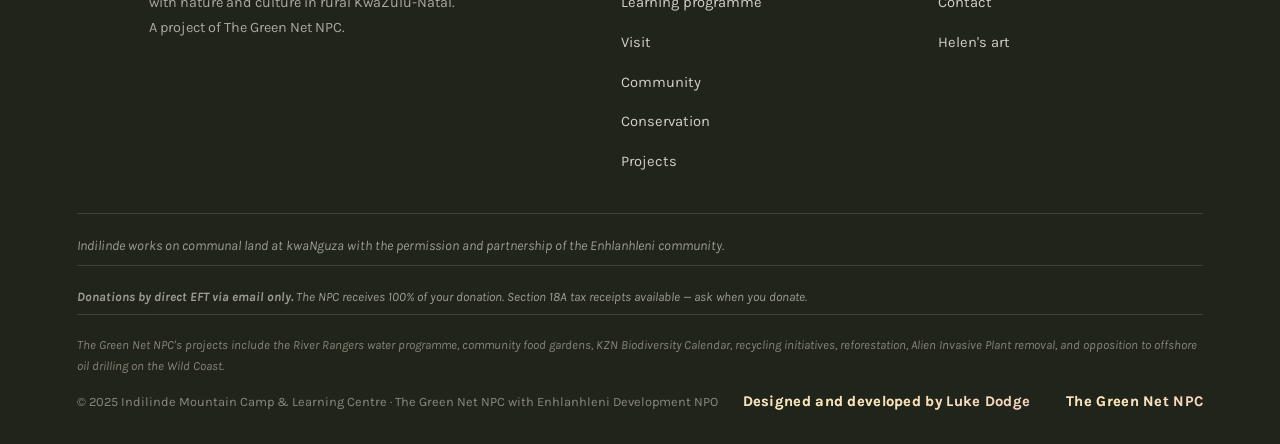
<file: conservation.html>
<!DOCTYPE html>
<html lang="en">
<head>
<meta charset="UTF-8">
<meta name="viewport" content="width=device-width, initial-scale=1.0, viewport-fit=cover">
<title>Conservation — Indilinde Mountain Camp & Learning Centre</title>
<meta name="description" content="Conservation at Indilinde: waste management, environmental education, sustainable tourism, permaculture and restoration at kwaNguza.">
<meta name="theme-color" content="#f4efe3">
<meta property="og:title" content="Conservation — Indilinde Mountain Camp & Learning Centre">
<meta property="og:description" content="Saving this mountain is not a side project. It is the project.">
<meta property="og:type" content="website">
<meta property="og:url" content="https://indilinde.org.za/conservation.html">
<link rel="icon" href="data:image/svg+xml,%3Csvg xmlns='http://www.w3.org/2000/svg' viewBox='0 0 64 64'%3E%3Crect width='64' height='64' rx='12' fill='%2316233c'/%3E%3Ccircle cx='32' cy='26' r='9' fill='%23f2b32a'/%3E%3Cpath d='M8 44q12 -8 24 -2t24 2v12H8z' fill='%237c2330'/%3E%3Cpath d='M6 34 L32 8 58 34' fill='none' stroke='%23c96f2e' stroke-width='4'/%3E%3C/svg%3E">
<link rel="preconnect" href="https://fonts.googleapis.com">
<link rel="preconnect" href="https://fonts.gstatic.com" crossorigin>
<link href="https://fonts.googleapis.com/css2?family=Fraunces:ital,opsz,wght@0,9..144,300..700;1,9..144,300..700&family=Karla:ital,wght@0,200..800;1,200..800&display=swap" rel="stylesheet">
<link rel="stylesheet" href="css/main.css">
<script type="application/ld+json">
{
  "@context": "https://schema.org",
  "@type": "WebPage",
  "name": "Conservation — Indilinde",
  "url": "https://indilinde.org.za/conservation.html"
}
</script>
</head>
<body data-page="conservation">

<div class="loader" id="loader" role="status" aria-label="Loading Indilinde">
  <div class="loader-inner">
    <svg class="loader-logo" viewBox="0 0 260 260" aria-hidden="true"><use href="#logoMark"/></svg>
    <p class="loader-word">Indilinde &middot; The Long Mountain</p>
  </div>
</div>

<a class="skip" href="#main" id="skipLink">Skip to content</a>
<div class="grain" aria-hidden="true"></div>

<svg class="sprite" aria-hidden="true" xmlns="http://www.w3.org/2000/svg"><defs>
<clipPath id="lgClip"><path d="M130 14 C112 38 72 70 42 92 C27 116 20 150 26 180 C33 213 60 238 98 242 C119 244 141 244 162 242 C200 238 227 213 234 180 C240 150 233 116 218 92 C188 70 148 38 130 14 Z"/></clipPath>
<symbol id="logoMark" viewBox="0 0 260 260"><path class="lg-shape" d="M130 14 C112 38 72 70 42 92 C27 116 20 150 26 180 C33 213 60 238 98 242 C119 244 141 244 162 242 C200 238 227 213 234 180 C240 150 233 116 218 92 C188 70 148 38 130 14 Z"/><g clip-path="url(#lgClip)"><rect x="14" y="24" width="232" height="96" fill="#2d7f9d"/><g transform="translate(130 86)"><g class="lg-sun"><g class="lg-rays" fill="#f2b32a"><rect x="-3" y="-34" width="6" height="68"/><rect x="-3" y="-34" width="6" height="68" transform="rotate(45)"/><rect x="-3" y="-34" width="6" height="68" transform="rotate(90)"/><rect x="-3" y="-34" width="6" height="68" transform="rotate(135)"/></g><circle r="16" fill="#f2b32a"/></g></g><path d="M14 122 Q64 100 104 112 T196 106 T246 118 L246 150 14 150 Z" fill="#7c2330"/></g><text class="lg-txt lg-t1" x="130" y="156">INDILINDE</text><text class="lg-txt lg-t2" x="130" y="173">'THE LONG MOUNTAIN'</text><text class="lg-txt lg-t3" x="130" y="207">CAMP</text><text class="lg-txt lg-t4" x="130" y="231">@Nguza KZN</text></symbol>
<symbol id="logoMini" viewBox="0 0 260 260"><path d="M130 14 C112 38 72 70 42 92 C27 116 20 150 26 180 C33 213 60 238 98 242 C119 244 141 244 162 242 C200 238 227 213 234 180 C240 150 233 116 218 92 C188 70 148 38 130 14 Z" fill="#16233c" stroke="#c96f2e" stroke-width="9" stroke-linejoin="round"/><g clip-path="url(#lgClip)"><rect x="14" y="24" width="232" height="96" fill="#2d7f9d"/><g transform="translate(130 86)"><g fill="#f2b32a"><rect x="-3" y="-34" width="6" height="68"/><rect x="-3" y="-34" width="6" height="68" transform="rotate(45)"/><rect x="-3" y="-34" width="6" height="68" transform="rotate(90)"/><rect x="-3" y="-34" width="6" height="68" transform="rotate(135)"/></g><circle r="16" fill="#f2b32a"/></g><path d="M14 122 Q64 100 104 112 T196 106 T246 118 L246 150 14 150 Z" fill="#7c2330"/></g></symbol>
<symbol id="i-menu" viewBox="0 0 24 24"><path d="M3 6h18M3 12h18M3 18h18"/></symbol>
<symbol id="i-x" viewBox="0 0 24 24"><path d="M5 5l14 14M19 5L5 19"/></symbol>
<symbol id="i-plus" viewBox="0 0 24 24"><path d="M12 5v14M5 12h14"/></symbol>
<symbol id="i-minus" viewBox="0 0 24 24"><path d="M5 12h14"/></symbol>
<symbol id="i-reset" viewBox="0 0 24 24"><path d="M3 12a9 9 0 1 0 2.6-6.4L3 8"/><path d="M3 3v5h5"/></symbol>
<symbol id="i-sun" viewBox="0 0 24 24"><circle cx="12" cy="12" r="4"/><path d="M12 2v2M12 20v2M2 12h2M20 12h2M4.9 4.9l1.4 1.4M17.7 17.7l1.4 1.4M19.1 4.9l-1.4 1.4M6.3 17.7l-1.4 1.4"/></symbol>
<symbol id="i-flag" viewBox="0 0 24 24"><path d="M5 21V4"/><path d="M5 4h11l-2.5 3.5L16 11H5"/></symbol>
<symbol id="i-out" viewBox="0 0 24 24"><path d="M7 17L17 7M8 7h9v9"/></symbol>
<symbol id="i-mail" viewBox="0 0 24 24"><rect x="3" y="5" width="18" height="14"/><path d="M3 7l9 6 9-6"/></symbol>
<symbol id="i-phone" viewBox="0 0 24 24"><path d="M6 3h3l1.5 4.5-2 1.5a12.5 12.5 0 0 0 6.5 6.5l1.5-2L21 15v3a2 2 0 0 1-2.2 2A17 17 0 0 1 4 6.2 2 2 0 0 1 6 4z"/></symbol>
<symbol id="i-ext" viewBox="0 0 24 24"><path d="M14 4h6v6M20 4L10 14"/><path d="M18 13v7H4V6h7"/></symbol>
<symbol id="i-pin" viewBox="0 0 24 24"><path d="M12 21s-7-6-7-11a7 7 0 0 1 14 0c0 5-7 11-7 11z"/><circle cx="12" cy="10" r="2.5"/></symbol>
<symbol id="i-copy" viewBox="0 0 24 24"><rect x="9" y="9" width="11" height="11"/><path d="M5 15V4h11"/></symbol>
<symbol id="i-check" viewBox="0 0 24 24"><path d="M4 12l5 5L20 7"/></symbol>
<symbol id="i-cap" viewBox="0 0 24 24"><path d="M2 9l10-4 10 4-10 4z"/><path d="M6 11v4c0 1.5 2.7 3 6 3s6-1.5 6-3v-4"/><path d="M22 9v5"/></symbol>
<symbol id="i-hammer" viewBox="0 0 24 24"><path d="M14 5l6 6"/><path d="M15.5 2.5L21.5 8.5 19 11l-6-6z"/><path d="M12 8L3 17l2 2 9-9"/></symbol>
<symbol id="i-users" viewBox="0 0 24 24"><circle cx="9" cy="8" r="3.5"/><path d="M2.5 20c0-3.6 2.9-6 6.5-6s6.5 2.4 6.5 6"/><path d="M16 3.6a3.5 3.5 0 0 1 0 6.8M17.5 14.4c2.4.7 4 2.7 4 5.6"/></symbol>
<symbol id="i-leaf" viewBox="0 0 24 24"><path d="M20 4C11 4 4 11 4 20c9 0 16-7 16-16z"/><path d="M6 18C9 13 13 9 18 6"/></symbol>
<symbol id="i-tent" viewBox="0 0 24 24"><path d="M12 4L2 20h20L12 4z"/><path d="M12 12l-4.5 8h9L12 12z"/></symbol>
<symbol id="i-sprout" viewBox="0 0 24 24"><path d="M12 21v-7"/><path d="M12 14c0-4 3-7 8-7 0 4-3 7-8 7z"/><path d="M12 14c0-3-2.5-5-6-5 0 3 2.5 5 6 5z"/></symbol>
<symbol id="i-bird" viewBox="0 0 24 24"><path d="M3 7c4 3 7 3 9 1 1 4-1 8-5 10 0-3-2-5-4-6 3 0 5-1 6-2-2 0-4-1-6-3z"/></symbol>
<symbol id="i-tax" viewBox="0 0 24 24"><rect x="4" y="3" width="16" height="18"/><path d="M8 8h8M8 12h8M8 16h5"/></symbol>
<symbol id="i-send" viewBox="0 0 24 24"><path d="M22 2L11 13"/><path d="M22 2l-7 20-4-9-9-4z"/></symbol>
<g id="cloudG"><ellipse cx="0" cy="0" rx="36" ry="12" fill="#fff" opacity=".95"/><ellipse cx="-22" cy="4" rx="20" ry="9" fill="#fff" opacity=".9"/><ellipse cx="20" cy="3" rx="25" ry="10" fill="#fff" opacity=".9"/></g>
<g id="birdG"><path d="M-6 0q3 -5 6 0q3 -5 6 0" stroke="#2a2f24" fill="none" stroke-width="1.6" stroke-linecap="round"/></g>
<g id="treeR"><path d="M-1.5 0h3l-1 -12h-1z" class="c-trunk"/><circle cx="0" cy="-17" r="8" class="c-fol2"/><circle cx="-5" cy="-13" r="5" class="c-fol3"/></g>
<g id="treeA"><path d="M-2 0L-.5 -13h1L2 0z" class="c-trunk"/><path d="M0 -13l-8 -4M0 -13l8 -4M0 -13v-6" class="c-trunk" fill="none" stroke-width="1.4"/><ellipse cx="0" cy="-22" rx="16" ry="4.6" class="c-fol2"/><ellipse cx="0" cy="-19" rx="11" ry="3.4" class="c-fol3"/></g>
<g id="aloe"><path d="M-4 0l4 -9 4 9z" fill="#40795d"/><path d="M-.8 -9v-5h1.6v5z" fill="#5f8f5a"/><circle cx="0" cy="-15.5" r="2" fill="#c2571f"/></g>
<g id="maize"><path d="M0 0L-2 -7 0 -11 2 -7z" class="c-fol3"/></g>
<g id="person"><circle cx="0" cy="-30" r="5.2" fill="#8a5a3b"/><path d="M-5.2 -30a5.2 5.2 0 0 1 10.4 0" fill="#1d150e"/><rect x="-4" y="-25" width="8" height="16" rx="3" fill="currentColor"/><rect x="-3.6" y="-9" width="2.8" height="9" fill="#39414f"/><rect x=".8" y="-9" width="2.8" height="9" fill="#39414f"/></g>
<g id="personB"><use href="#person" transform="rotate(38 0 -4)"/></g>
<g id="rondavel"><rect x="-13" y="-15" width="26" height="15" fill="#d8c096"/><path d="M-17 -14L0 -33 17 -14z" fill="#a67c3e"/><rect x="-3" y="-8" width="6" height="8" fill="#3a2c1c"/></g>
<g id="beehive"><path d="M-11 0a11 11 0 0 1 22 0z" fill="#b0914f"/><path d="M-6 -8.5a6 6 0 0 1 12 0" fill="#a67c3e" opacity=".5"/><rect x="-2.6" y="-5.5" width="5.2" height="5.5" fill="#3a2c1c"/></g>
<g id="tentS"><path d="M-11 0L0 -14 11 0z" fill="#55704d"/><path d="M-4 0L0 -7 4 0z" fill="#2f3f2b"/></g>
<g id="solarP"><path d="M-8 -7L8 -7 5 3 -5 3z" fill="#24344f" stroke="#9aa3a8" stroke-width=".9"/><path d="M-4 -2h9M-6 -4.5h12" stroke="#3d5a80" stroke-width=".8"/><path d="M-4 3v4M4 3v4" stroke="#6d675c" stroke-width="1.3"/></g>
<g id="tankS"><rect x="-6" y="-15" width="12" height="10" rx="1" fill="#9aa3a8"/><path d="M-6 -15l6 -3 6 3z" fill="#7d868b"/><path d="M-4.5 -5l-1.5 5M4.5 -5l1.5 5M0 -5v5" stroke="#6d675c" stroke-width="1.3"/></g>
<g id="bakkieS"><rect x="-16" y="-8" width="17" height="8" fill="#3c5a31"/><rect x="-16" y="-9.4" width="17" height="1.6" fill="#2c4425"/><path d="M2 -10h7l5 5v5H2z" fill="#3c5a31"/><path d="M4 -9h4.4l3.2 4H4z" fill="#45565f"/><rect x="14" y="-6" width="7" height="6" fill="#3c5a31"/><circle cx="-9" cy="0" r="3.6" fill="#191b1d"/><circle cx="-9" cy="0" r="1.4" fill="#8d9298"/><circle cx="12" cy="0" r="3.6" fill="#191b1d"/><circle cx="12" cy="0" r="1.4" fill="#8d9298"/></g>
<g id="tractorS"><circle cx="-8" cy="-4.5" r="6" fill="#191b1d"/><circle cx="-8" cy="-4.5" r="2.6" fill="#d9a53f"/><circle cx="10" cy="-2.6" r="3.6" fill="#191b1d"/><circle cx="10" cy="-2.6" r="1.4" fill="#8d9298"/><rect x="-6" y="-10" width="11" height="6" fill="#3c5a31"/><rect x="-6" y="-13" width="3" height="4" fill="#23282c"/><rect x="3.6" y="-13.6" width="1.6" height="4.4" fill="#23282c"/><rect x="5" y="-7.6" width="8" height="4.4" fill="#3c5a31"/></g>
<g id="trailerS"><rect x="-9" y="-9" width="18" height="6" fill="#4a4f46"/><rect x="-9" y="-3.4" width="18" height="2" fill="#23282c"/><rect x="-7" y="-12" width="5" height="3" fill="#4a7031"/><rect x="-1" y="-13" width="5" height="4" fill="#4a7031"/><rect x="4.4" y="-11.6" width="4" height="2.6" fill="#4a7031"/><circle cx="-5" cy="0" r="2.6" fill="#191b1d"/><circle cx="5" cy="0" r="2.6" fill="#191b1d"/></g>
<g id="planboardS"><path d="M-7 0L-4 -18M7 0L4 -18" stroke="#6b4a2f" stroke-width="1.6"/><rect x="-12" y="-30" width="24" height="13" fill="#f6f1e2" stroke="#6b4a2f" stroke-width="1" transform="rotate(-4)"/><path d="M-7 -20h14M-7 -22.5h9" stroke="#b0512c" stroke-width=".9" transform="rotate(-4)"/><circle cx="-3" cy="-26" r="1.6" fill="none" stroke="#2f3a2c" stroke-width=".8"/><circle cx="3" cy="-25" r="1.6" fill="none" stroke="#2f3a2c" stroke-width=".8"/></g>
<g id="shelterS"><path d="M-14 -13L0 -21 14 -13z" fill="#a67c3e"/><rect x="-12" y="-13" width="2.4" height="13" fill="#6b4a2f"/><rect x="9.6" y="-13" width="2.4" height="13" fill="#6b4a2f"/><rect x="-12" y="-1.6" width="24" height="1.6" fill="#8a6b43"/></g>
<g id="rotorS"><rect x="-1" y="-9" width="2" height="9" fill="#d8d3c0"/><rect x="-1" y="-9" width="2" height="9" fill="#d8d3c0" transform="rotate(90)"/><rect x="-1" y="-9" width="2" height="9" fill="#d8d3c0" transform="rotate(180)"/><rect x="-1" y="-9" width="2" height="9" fill="#d8d3c0" transform="rotate(270)"/><circle r="1.6" fill="#7d868b"/></g>
<g id="signS"><rect x="-1.4" y="-16" width="2.8" height="16" fill="#6b4a2f"/><rect x="-7" y="-19" width="16" height="6" fill="#8a6b43" transform="rotate(-4)"/></g>
<g id="ablutionS"><rect x="-11" y="-12" width="22" height="12" fill="#b7b1a2"/><rect x="-12" y="-13.6" width="24" height="2.6" fill="#6d675c"/><rect x="-2.4" y="-8" width="4.8" height="8" fill="#3a2c1c"/><path d="M14 0l6 -9 6 9z" fill="#c2a878"/></g>
<g id="bedS"><rect x="-22" y="-5" width="44" height="5" fill="#6b4a2f"/><rect x="-20" y="-4" width="40" height="3" class="c-soil"/><circle cx="-13" cy="-5.6" r="1.7" fill="currentColor"/><circle cx="-4" cy="-5.6" r="1.7" fill="currentColor"/><circle cx="5" cy="-5.6" r="1.7" fill="currentColor"/><circle cx="14" cy="-5.6" r="1.7" fill="currentColor"/></g>
<g id="tunnelS"><path d="M-15 0a15 11 0 0 1 30 0z" fill="#e8e4d4" opacity=".55" stroke="#8d8676" stroke-width="1.3"/><circle cx="-6" cy="-2" r="1.8" class="c-fol3"/><circle cx="1" cy="-3.4" r="1.8" class="c-fol3"/><circle cx="8" cy="-2" r="1.8" class="c-fol3"/></g>
<g id="summitS"><ellipse cx="0" cy="-2" rx="7" ry="2.6" fill="#7d766a"/><ellipse cx="0" cy="-6" rx="5" ry="2.2" fill="#8d8676"/><ellipse cx="0" cy="-9.4" rx="3.2" ry="1.8" fill="#7d766a"/><path d="M6 -2V-24" stroke="#6b4a2f" stroke-width="1.8"/><path d="M6 -24l10 3.4-10 3.4z" fill="#b0512c"/></g>
<g id="windmillS"><path d="M-6 0L-1.6 -34h3.2L6 0z" fill="#7d868b"/><path d="M-4.4 -10h8.8M-3.4 -20h6.8" stroke="#6d675c" stroke-width="1.2"/><path d="M1.6 -34l9 -4.4v8.8z" fill="#b0512c"/><g transform="translate(0 -34)"><use href="#rotorS" class="spinw" transform="scale(1.15)"/></g></g>
</defs></svg>

<header class="nav" id="nav">
  <a class="brand" href="index.html">
    <svg class="brand-mark" viewBox="0 0 260 260" aria-hidden="true"><use href="#logoMini"/></svg>
    <span class="brand-txt"><b>Indilinde</b><span>Mountain Camp &amp; Learning Centre</span></span>
  </a>
  <ul class="nav-links">
    <li><a href="index.html">Home</a></li>
    <li><a href="about.html">About</a></li>
    <li><a href="learn.html">Learn</a></li>
    <li><a href="visit.html">Visit</a></li>
    <li><a href="community.html">Community</a></li>
    <li><a href="conservation.html" class="active">Conservation</a></li>
    <li><a href="projects.html">Projects</a></li>
    <li><a href="support.html">Support us</a></li>
    <li><a href="contact.html">Contact</a></li>
  </ul>
  <div class="nav-cta">
    <a class="btn clay small" href="contact.html" data-topic="Booking a visit, workshop or camp">Plan a visit</a>
    <button class="icon-btn burger" id="menuBtn" aria-label="Open menu"><svg class="ic"><use href="#i-menu"/></svg></button>
  </div>
</header>

<div class="menu" id="menu" aria-hidden="true">
  <div class="menu-top">
    <a class="brand" href="index.html">
      <svg class="brand-mark" viewBox="0 0 260 260" aria-hidden="true"><use href="#logoMini"/></svg>
      <span class="brand-txt"><b>Indilinde</b><span>Mountain Camp &amp; Learning Centre</span></span>
    </a>
    <button class="icon-btn" id="menuClose" aria-label="Close menu"><svg class="ic"><use href="#i-x"/></svg></button>
  </div>
  <nav>
    <a href="index.html"><i>00</i> Home</a>
    <a href="about.html"><i>01</i> About</a>
    <a href="learn.html"><i>02</i> Learn</a>
    <a href="visit.html"><i>03</i> Visit</a>
    <a href="community.html"><i>04</i> Community</a>
    <a href="conservation.html" class="active"><i>05</i> Conservation</a>
    <a href="projects.html"><i>06</i> Projects</a>
    <a href="support.html"><i>07</i> Support us</a>
    <a href="contact.html"><i>08</i> Contact</a>
  </nav>
  <p class="menu-foot">kwaNguza · Umzumbe · KwaZulu-Natal · A project of The Green Net NPC</p>
</div>
<div class="menu-backdrop" id="menuBackdrop"></div>

<main id="main">

<!-- ============ CONSERVATION ============ -->
<section id="conservation" class="dark">
  <div class="wrap">
    <header class="sec-head reveal">
      <p class="overline">Conservation</p>
      <h2>The mountain is the point.</h2>
    </header>
    <section class="site-summary reveal" style="background:var(--moss-deep);border-color:rgba(244,239,227,.16)">
      <div class="wrap">
        <p class="sum-lead" style="color:rgba(244,239,227,.85)">kwaNguza is a living landscape: grassland, indigenous vegetation, birds, soil and water. Every programme is judged by one question — does it help this place stay healthy?</p>
      </div>
    </section>
    <div class="reveal">
      <p class="lead" style="margin-top:0;margin-bottom:24px">kwaNguza is a living landscape: grassland, indigenous vegetation, birds, soil and water that the community around it has relied on for generations. Every programme is judged by one question: does it help this place stay healthy?</p>
      <div class="vrow"><b>Waste management &amp; ecobricks</b><span class="pill now">Underway</span><p>Introduced in our first community workshop, and practised on site from day one.</p></div>
      <div class="vrow"><b>Environmental education</b><span class="pill now">Underway</span><p>Biodiversity, conservation, water and climate, for residents and visitors alike.</p></div>
      <div class="vrow"><b>Sustainable tourism</b><span class="pill now">Underway</span><p>Small groups, local guides, honest footprints.</p></div>
      <div class="vrow"><b>Permaculture &amp; composting</b><span class="pill planned">Planned</span><p>Food growing that builds soil instead of spending it.</p></div>
      <div class="vrow"><b>Restoration &amp; indigenous planting</b><span class="pill planned">Planned</span><p>Protecting forest patches and replanting where the land needs help.</p></div>
      <p class="conserve-close reveal">Saving this mountain is not a side project. <em>It is the project.</em></p>
    </div>
  </div>
</section>

</main>

<footer class="foot">
  <div class="foot-grid">
    <div class="foot-brand">
      <svg class="foot-mark" viewBox="0 0 260 260" aria-hidden="true"><use href="#logoMini"/></svg>
      <div>
        <b>Indilinde</b>
        <p>A place to learn, explore, create and connect with nature and culture in rural KwaZulu-Natal. A project of The Green Net NPC.</p>
      </div>
    </div>
    <div>
      <h4>Explore</h4>
      <ul>
        <li><a href="about.html">About</a></li>
        <li><a href="learn.html">Learning programme</a></li>
        <li><a href="visit.html">Visit</a></li>
        <li><a href="community.html">Community</a></li>
        <li><a href="conservation.html">Conservation</a></li>
        <li><a href="projects.html">Projects</a></li>
      </ul>
    </div>
    <div>
      <h4>Get involved</h4>
      <ul>
        <li><a href="support.html">Support &amp; donate</a></li>
        <li><a href="contact.html">Contact</a></li>
        <li><a href="https://helendodge.co.za" target="_blank" rel="noopener noreferrer">Helen's art</a></li>
      </ul>
    </div>
  </div>
  <p class="foot-ack">Indilinde works on communal land at kwaNguza with the permission and partnership of the Enhlanhleni community.</p>
  <p class="foot-ack" style="margin-top:8px;font-size:.8rem"><b>Donations by direct EFT via email only.</b> The NPC receives 100% of your donation. Section 18A tax receipts available — ask when you donate.</p>
  <p class="foot-ack" style="margin-top:6px;font-size:.78rem;color:var(--stone)">The Green Net NPC's projects include the River Rangers water programme, community food gardens, KZN Biodiversity Calendar, recycling initiatives, reforestation, Alien Invasive Plant removal, and opposition to offshore oil drilling on the Wild Coast.</p>
  <div class="foot-base">
    <span>© 2025 Indilinde Mountain Camp &amp; Learning Centre · The Green Net NPC with Enhlanhleni Development NPO</span>
    <a class="credit" href="https://github.com/TechNomadTalks" target="_blank" rel="noopener noreferrer">Designed and developed by Luke Dodge</a>
    <a class="credit" href="https://www.thegreennet.org.za" target="_blank" rel="noopener noreferrer" style="margin-left:12px">The Green Net NPC</a>
  </div>
</footer>

<div class="toast" id="toast" role="status"><svg class="ic"><use href="#i-check"/></svg><span id="toastMsg"></span></div>

<button class="back-top" id="backTop" aria-label="Back to top"><svg class="ic"><use href="#i-flag"/></svg></button>

<script defer src="js/main.js"></script>
</body>
</html>
</file>
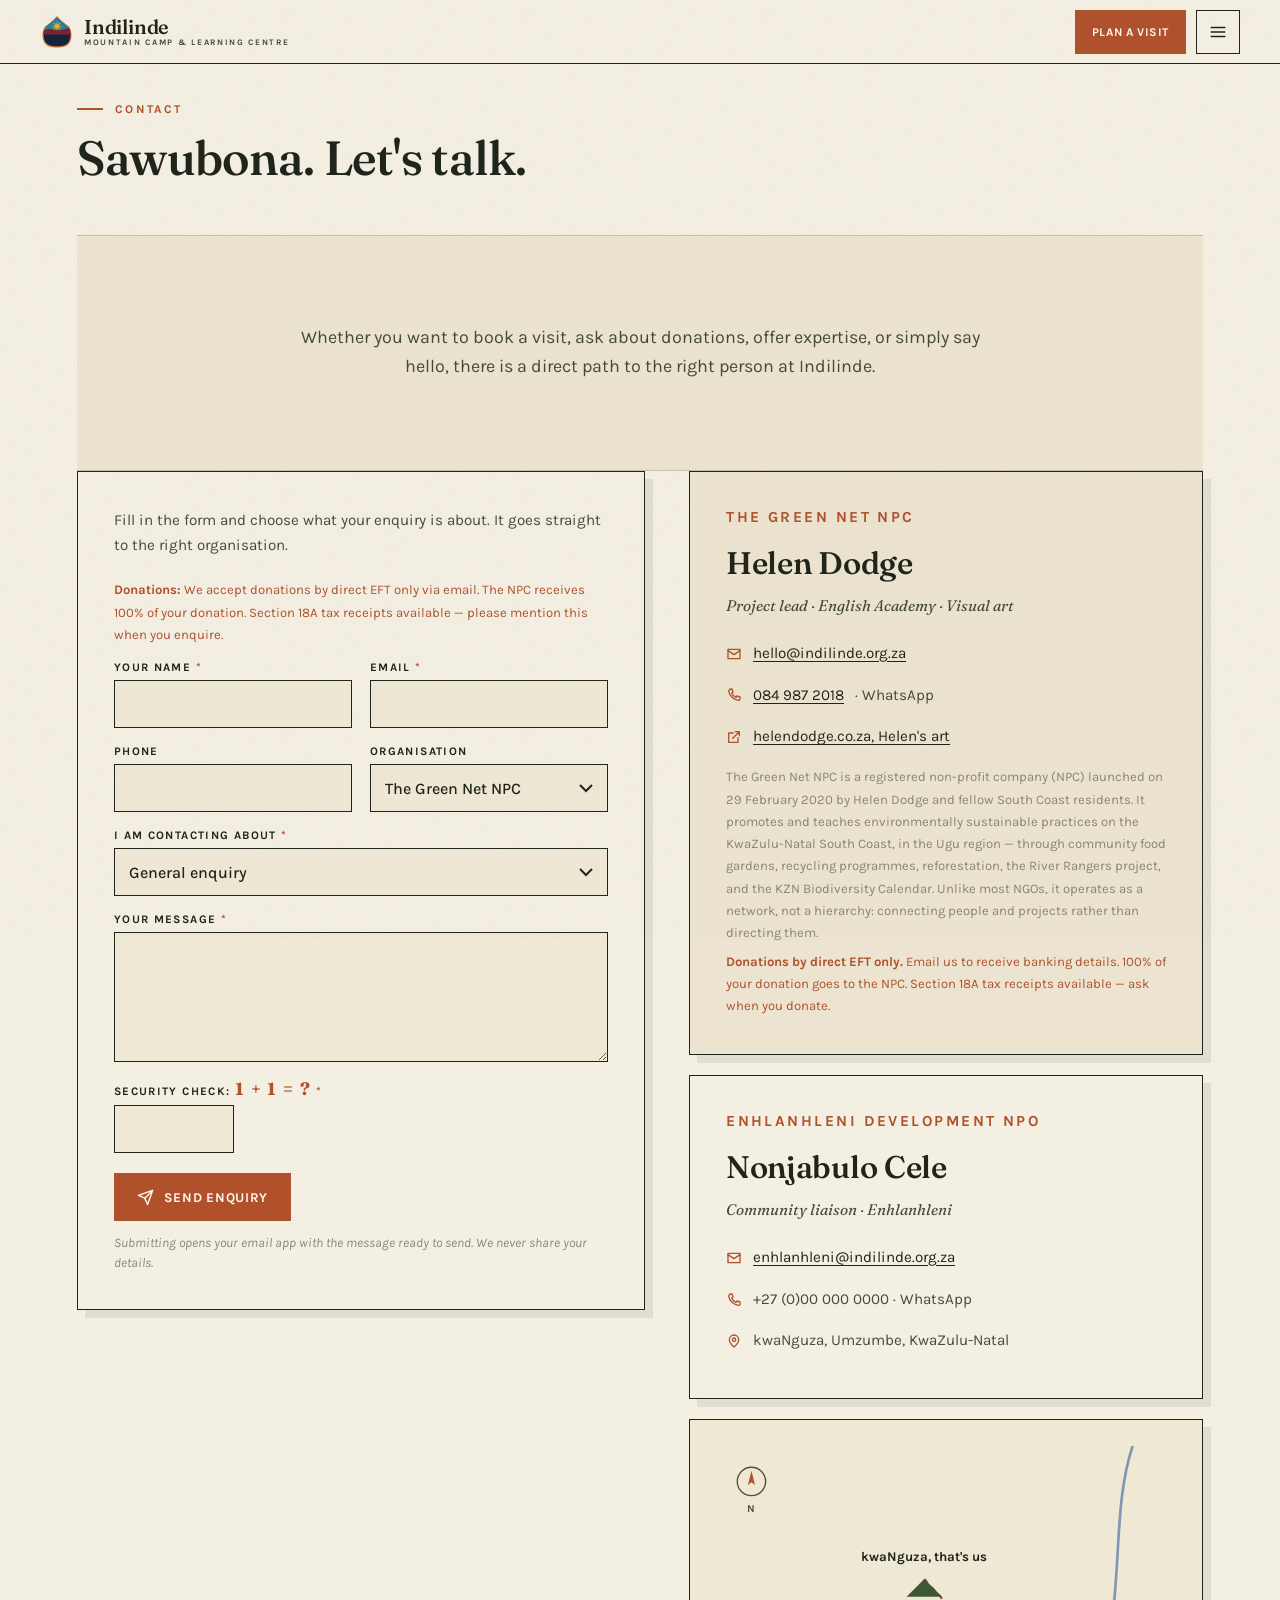
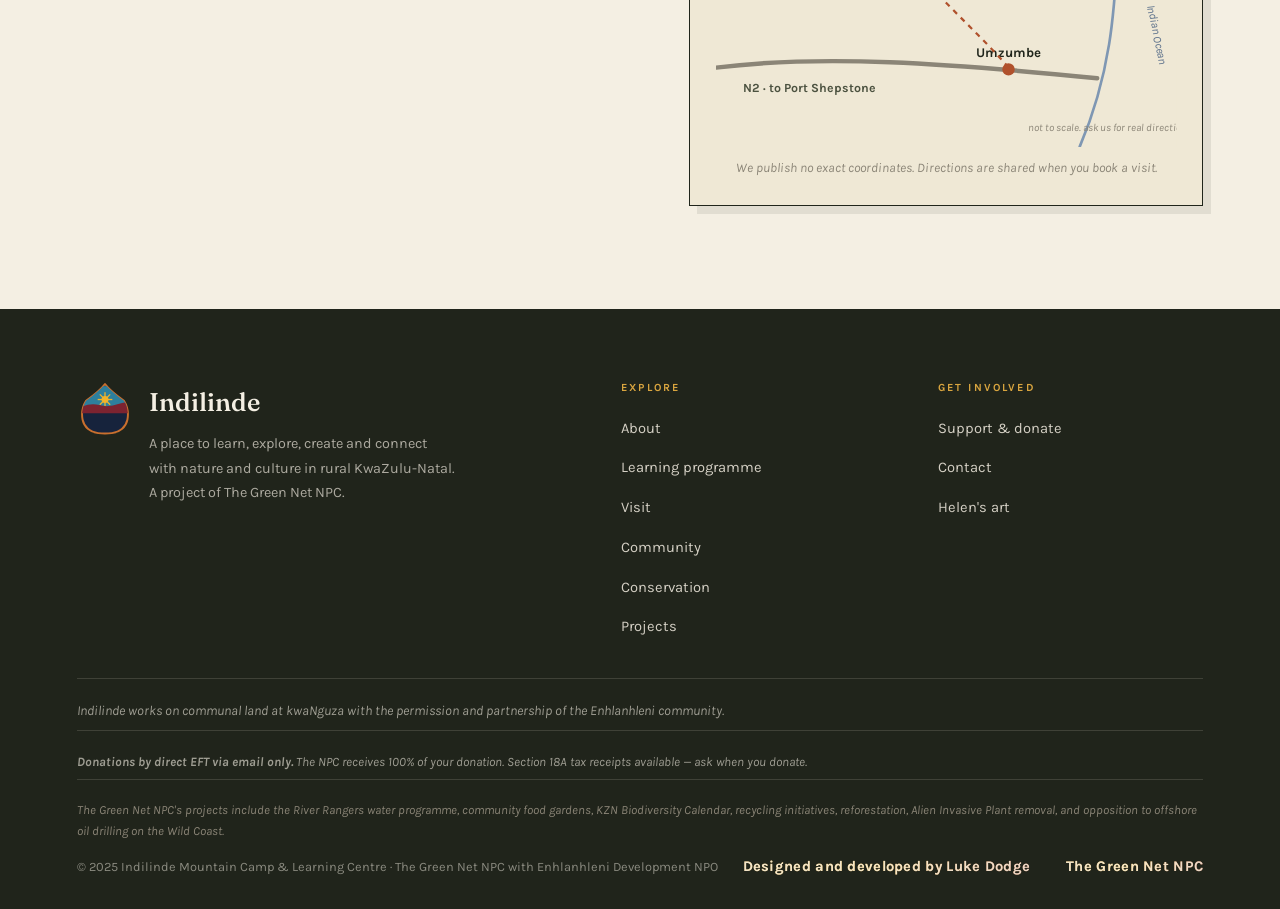
<file: contact.html>
<!DOCTYPE html>
<html lang="en">
<head>
<meta charset="UTF-8">
<meta name="viewport" content="width=device-width, initial-scale=1.0, viewport-fit=cover">
<title>Contact — Indilinde Mountain Camp & Learning Centre</title>
<meta name="description" content="Contact Indilinde: enquiries, bookings, partnerships and donations. Reach The Green Net NPC or Enhlanhleni Development NPO.">
<meta name="theme-color" content="#f4efe3">
<meta property="og:title" content="Contact — Indilinde Mountain Camp & Learning Centre">
<meta property="og:description" content="Enquiries, bookings, partnerships and donations.">
<meta property="og:type" content="website">
<meta property="og:url" content="https://indilinde.org.za/contact.html">
<link rel="icon" href="data:image/svg+xml,%3Csvg xmlns='http://www.w3.org/2000/svg' viewBox='0 0 64 64'%3E%3Crect width='64' height='64' rx='12' fill='%2316233c'/%3E%3Ccircle cx='32' cy='26' r='9' fill='%23f2b32a'/%3E%3Cpath d='M8 44q12 -8 24 -2t24 2v12H8z' fill='%237c2330'/%3E%3Cpath d='M6 34 L32 8 58 34' fill='none' stroke='%23c96f2e' stroke-width='4'/%3E%3C/svg%3E">
<link rel="preconnect" href="https://fonts.googleapis.com">
<link rel="preconnect" href="https://fonts.gstatic.com" crossorigin>
<link href="https://fonts.googleapis.com/css2?family=Fraunces:ital,opsz,wght@0,9..144,300..700;1,9..144,300..700&family=Karla:ital,wght@0,200..800;1,200..800&display=swap" rel="stylesheet">
<link rel="stylesheet" href="css/main.css">
<script type="application/ld+json">
{
  "@context": "https://schema.org",
  "@type": "ContactPage",
  "name": "Contact — Indilinde",
  "url": "https://indilinde.org.za/contact.html"
}
</script>
</head>
<body data-page="contact">

<div class="loader" id="loader" role="status" aria-label="Loading Indilinde">
  <div class="loader-inner">
    <svg class="loader-logo" viewBox="0 0 260 260" aria-hidden="true"><use href="#logoMark"/></svg>
    <p class="loader-word">Indilinde &middot; The Long Mountain</p>
  </div>
</div>

<a class="skip" href="#main" id="skipLink">Skip to content</a>
<div class="grain" aria-hidden="true"></div>

<svg class="sprite" aria-hidden="true" xmlns="http://www.w3.org/2000/svg"><defs>
<clipPath id="lgClip"><path d="M130 14 C112 38 72 70 42 92 C27 116 20 150 26 180 C33 213 60 238 98 242 C119 244 141 244 162 242 C200 238 227 213 234 180 C240 150 233 116 218 92 C188 70 148 38 130 14 Z"/></clipPath>
<symbol id="logoMark" viewBox="0 0 260 260"><path class="lg-shape" d="M130 14 C112 38 72 70 42 92 C27 116 20 150 26 180 C33 213 60 238 98 242 C119 244 141 244 162 242 C200 238 227 213 234 180 C240 150 233 116 218 92 C188 70 148 38 130 14 Z"/><g clip-path="url(#lgClip)"><rect x="14" y="24" width="232" height="96" fill="#2d7f9d"/><g transform="translate(130 86)"><g class="lg-sun"><g class="lg-rays" fill="#f2b32a"><rect x="-3" y="-34" width="6" height="68"/><rect x="-3" y="-34" width="6" height="68" transform="rotate(45)"/><rect x="-3" y="-34" width="6" height="68" transform="rotate(90)"/><rect x="-3" y="-34" width="6" height="68" transform="rotate(135)"/></g><circle r="16" fill="#f2b32a"/></g></g><path d="M14 122 Q64 100 104 112 T196 106 T246 118 L246 150 14 150 Z" fill="#7c2330"/></g><text class="lg-txt lg-t1" x="130" y="156">INDILINDE</text><text class="lg-txt lg-t2" x="130" y="173">'THE LONG MOUNTAIN'</text><text class="lg-txt lg-t3" x="130" y="207">CAMP</text><text class="lg-txt lg-t4" x="130" y="231">@Nguza KZN</text></symbol>
<symbol id="logoMini" viewBox="0 0 260 260"><path d="M130 14 C112 38 72 70 42 92 C27 116 20 150 26 180 C33 213 60 238 98 242 C119 244 141 244 162 242 C200 238 227 213 234 180 C240 150 233 116 218 92 C188 70 148 38 130 14 Z" fill="#16233c" stroke="#c96f2e" stroke-width="9" stroke-linejoin="round"/><g clip-path="url(#lgClip)"><rect x="14" y="24" width="232" height="96" fill="#2d7f9d"/><g transform="translate(130 86)"><g fill="#f2b32a"><rect x="-3" y="-34" width="6" height="68"/><rect x="-3" y="-34" width="6" height="68" transform="rotate(45)"/><rect x="-3" y="-34" width="6" height="68" transform="rotate(90)"/><rect x="-3" y="-34" width="6" height="68" transform="rotate(135)"/></g><circle r="16" fill="#f2b32a"/></g><path d="M14 122 Q64 100 104 112 T196 106 T246 118 L246 150 14 150 Z" fill="#7c2330"/></g></symbol>
<symbol id="i-menu" viewBox="0 0 24 24"><path d="M3 6h18M3 12h18M3 18h18"/></symbol>
<symbol id="i-x" viewBox="0 0 24 24"><path d="M5 5l14 14M19 5L5 19"/></symbol>
<symbol id="i-plus" viewBox="0 0 24 24"><path d="M12 5v14M5 12h14"/></symbol>
<symbol id="i-minus" viewBox="0 0 24 24"><path d="M5 12h14"/></symbol>
<symbol id="i-reset" viewBox="0 0 24 24"><path d="M3 12a9 9 0 1 0 2.6-6.4L3 8"/><path d="M3 3v5h5"/></symbol>
<symbol id="i-sun" viewBox="0 0 24 24"><circle cx="12" cy="12" r="4"/><path d="M12 2v2M12 20v2M2 12h2M20 12h2M4.9 4.9l1.4 1.4M17.7 17.7l1.4 1.4M19.1 4.9l-1.4 1.4M6.3 17.7l-1.4 1.4"/></symbol>
<symbol id="i-flag" viewBox="0 0 24 24"><path d="M5 21V4"/><path d="M5 4h11l-2.5 3.5L16 11H5"/></symbol>
<symbol id="i-out" viewBox="0 0 24 24"><path d="M7 17L17 7M8 7h9v9"/></symbol>
<symbol id="i-mail" viewBox="0 0 24 24"><rect x="3" y="5" width="18" height="14"/><path d="M3 7l9 6 9-6"/></symbol>
<symbol id="i-phone" viewBox="0 0 24 24"><path d="M6 3h3l1.5 4.5-2 1.5a12.5 12.5 0 0 0 6.5 6.5l1.5-2L21 15v3a2 2 0 0 1-2.2 2A17 17 0 0 1 4 6.2 2 2 0 0 1 6 4z"/></symbol>
<symbol id="i-ext" viewBox="0 0 24 24"><path d="M14 4h6v6M20 4L10 14"/><path d="M18 13v7H4V6h7"/></symbol>
<symbol id="i-pin" viewBox="0 0 24 24"><path d="M12 21s-7-6-7-11a7 7 0 0 1 14 0c0 5-7 11-7 11z"/><circle cx="12" cy="10" r="2.5"/></symbol>
<symbol id="i-copy" viewBox="0 0 24 24"><rect x="9" y="9" width="11" height="11"/><path d="M5 15V4h11"/></symbol>
<symbol id="i-check" viewBox="0 0 24 24"><path d="M4 12l5 5L20 7"/></symbol>
<symbol id="i-cap" viewBox="0 0 24 24"><path d="M2 9l10-4 10 4-10 4z"/><path d="M6 11v4c0 1.5 2.7 3 6 3s6-1.5 6-3v-4"/><path d="M22 9v5"/></symbol>
<symbol id="i-hammer" viewBox="0 0 24 24"><path d="M14 5l6 6"/><path d="M15.5 2.5L21.5 8.5 19 11l-6-6z"/><path d="M12 8L3 17l2 2 9-9"/></symbol>
<symbol id="i-users" viewBox="0 0 24 24"><circle cx="9" cy="8" r="3.5"/><path d="M2.5 20c0-3.6 2.9-6 6.5-6s6.5 2.4 6.5 6"/><path d="M16 3.6a3.5 3.5 0 0 1 0 6.8M17.5 14.4c2.4.7 4 2.7 4 5.6"/></symbol>
<symbol id="i-leaf" viewBox="0 0 24 24"><path d="M20 4C11 4 4 11 4 20c9 0 16-7 16-16z"/><path d="M6 18C9 13 13 9 18 6"/></symbol>
<symbol id="i-tent" viewBox="0 0 24 24"><path d="M12 4L2 20h20L12 4z"/><path d="M12 12l-4.5 8h9L12 12z"/></symbol>
<symbol id="i-sprout" viewBox="0 0 24 24"><path d="M12 21v-7"/><path d="M12 14c0-4 3-7 8-7 0 4-3 7-8 7z"/><path d="M12 14c0-3-2.5-5-6-5 0 3 2.5 5 6 5z"/></symbol>
<symbol id="i-bird" viewBox="0 0 24 24"><path d="M3 7c4 3 7 3 9 1 1 4-1 8-5 10 0-3-2-5-4-6 3 0 5-1 6-2-2 0-4-1-6-3z"/></symbol>
<symbol id="i-tax" viewBox="0 0 24 24"><rect x="4" y="3" width="16" height="18"/><path d="M8 8h8M8 12h8M8 16h5"/></symbol>
<symbol id="i-send" viewBox="0 0 24 24"><path d="M22 2L11 13"/><path d="M22 2l-7 20-4-9-9-4z"/></symbol>
<g id="cloudG"><ellipse cx="0" cy="0" rx="36" ry="12" fill="#fff" opacity=".95"/><ellipse cx="-22" cy="4" rx="20" ry="9" fill="#fff" opacity=".9"/><ellipse cx="20" cy="3" rx="25" ry="10" fill="#fff" opacity=".9"/></g>
<g id="birdG"><path d="M-6 0q3 -5 6 0q3 -5 6 0" stroke="#2a2f24" fill="none" stroke-width="1.6" stroke-linecap="round"/></g>
<g id="treeR"><path d="M-1.5 0h3l-1 -12h-1z" class="c-trunk"/><circle cx="0" cy="-17" r="8" class="c-fol2"/><circle cx="-5" cy="-13" r="5" class="c-fol3"/></g>
<g id="treeA"><path d="M-2 0L-.5 -13h1L2 0z" class="c-trunk"/><path d="M0 -13l-8 -4M0 -13l8 -4M0 -13v-6" class="c-trunk" fill="none" stroke-width="1.4"/><ellipse cx="0" cy="-22" rx="16" ry="4.6" class="c-fol2"/><ellipse cx="0" cy="-19" rx="11" ry="3.4" class="c-fol3"/></g>
<g id="aloe"><path d="M-4 0l4 -9 4 9z" fill="#40795d"/><path d="M-.8 -9v-5h1.6v5z" fill="#5f8f5a"/><circle cx="0" cy="-15.5" r="2" fill="#c2571f"/></g>
<g id="maize"><path d="M0 0L-2 -7 0 -11 2 -7z" class="c-fol3"/></g>
<g id="person"><circle cx="0" cy="-30" r="5.2" fill="#8a5a3b"/><path d="M-5.2 -30a5.2 5.2 0 0 1 10.4 0" fill="#1d150e"/><rect x="-4" y="-25" width="8" height="16" rx="3" fill="currentColor"/><rect x="-3.6" y="-9" width="2.8" height="9" fill="#39414f"/><rect x=".8" y="-9" width="2.8" height="9" fill="#39414f"/></g>
<g id="personB"><use href="#person" transform="rotate(38 0 -4)"/></g>
<g id="rondavel"><rect x="-13" y="-15" width="26" height="15" fill="#d8c096"/><path d="M-17 -14L0 -33 17 -14z" fill="#a67c3e"/><rect x="-3" y="-8" width="6" height="8" fill="#3a2c1c"/></g>
<g id="beehive"><path d="M-11 0a11 11 0 0 1 22 0z" fill="#b0914f"/><path d="M-6 -8.5a6 6 0 0 1 12 0" fill="#a67c3e" opacity=".5"/><rect x="-2.6" y="-5.5" width="5.2" height="5.5" fill="#3a2c1c"/></g>
<g id="tentS"><path d="M-11 0L0 -14 11 0z" fill="#55704d"/><path d="M-4 0L0 -7 4 0z" fill="#2f3f2b"/></g>
<g id="solarP"><path d="M-8 -7L8 -7 5 3 -5 3z" fill="#24344f" stroke="#9aa3a8" stroke-width=".9"/><path d="M-4 -2h9M-6 -4.5h12" stroke="#3d5a80" stroke-width=".8"/><path d="M-4 3v4M4 3v4" stroke="#6d675c" stroke-width="1.3"/></g>
<g id="tankS"><rect x="-6" y="-15" width="12" height="10" rx="1" fill="#9aa3a8"/><path d="M-6 -15l6 -3 6 3z" fill="#7d868b"/><path d="M-4.5 -5l-1.5 5M4.5 -5l1.5 5M0 -5v5" stroke="#6d675c" stroke-width="1.3"/></g>
<g id="bakkieS"><rect x="-16" y="-8" width="17" height="8" fill="#3c5a31"/><rect x="-16" y="-9.4" width="17" height="1.6" fill="#2c4425"/><path d="M2 -10h7l5 5v5H2z" fill="#3c5a31"/><path d="M4 -9h4.4l3.2 4H4z" fill="#45565f"/><rect x="14" y="-6" width="7" height="6" fill="#3c5a31"/><circle cx="-9" cy="0" r="3.6" fill="#191b1d"/><circle cx="-9" cy="0" r="1.4" fill="#8d9298"/><circle cx="12" cy="0" r="3.6" fill="#191b1d"/><circle cx="12" cy="0" r="1.4" fill="#8d9298"/></g>
<g id="tractorS"><circle cx="-8" cy="-4.5" r="6" fill="#191b1d"/><circle cx="-8" cy="-4.5" r="2.6" fill="#d9a53f"/><circle cx="10" cy="-2.6" r="3.6" fill="#191b1d"/><circle cx="10" cy="-2.6" r="1.4" fill="#8d9298"/><rect x="-6" y="-10" width="11" height="6" fill="#3c5a31"/><rect x="-6" y="-13" width="3" height="4" fill="#23282c"/><rect x="3.6" y="-13.6" width="1.6" height="4.4" fill="#23282c"/><rect x="5" y="-7.6" width="8" height="4.4" fill="#3c5a31"/></g>
<g id="trailerS"><rect x="-9" y="-9" width="18" height="6" fill="#4a4f46"/><rect x="-9" y="-3.4" width="18" height="2" fill="#23282c"/><rect x="-7" y="-12" width="5" height="3" fill="#4a7031"/><rect x="-1" y="-13" width="5" height="4" fill="#4a7031"/><rect x="4.4" y="-11.6" width="4" height="2.6" fill="#4a7031"/><circle cx="-5" cy="0" r="2.6" fill="#191b1d"/><circle cx="5" cy="0" r="2.6" fill="#191b1d"/></g>
<g id="planboardS"><path d="M-7 0L-4 -18M7 0L4 -18" stroke="#6b4a2f" stroke-width="1.6"/><rect x="-12" y="-30" width="24" height="13" fill="#f6f1e2" stroke="#6b4a2f" stroke-width="1" transform="rotate(-4)"/><path d="M-7 -20h14M-7 -22.5h9" stroke="#b0512c" stroke-width=".9" transform="rotate(-4)"/><circle cx="-3" cy="-26" r="1.6" fill="none" stroke="#2f3a2c" stroke-width=".8"/><circle cx="3" cy="-25" r="1.6" fill="none" stroke="#2f3a2c" stroke-width=".8"/></g>
<g id="shelterS"><path d="M-14 -13L0 -21 14 -13z" fill="#a67c3e"/><rect x="-12" y="-13" width="2.4" height="13" fill="#6b4a2f"/><rect x="9.6" y="-13" width="2.4" height="13" fill="#6b4a2f"/><rect x="-12" y="-1.6" width="24" height="1.6" fill="#8a6b43"/></g>
<g id="rotorS"><rect x="-1" y="-9" width="2" height="9" fill="#d8d3c0"/><rect x="-1" y="-9" width="2" height="9" fill="#d8d3c0" transform="rotate(90)"/><rect x="-1" y="-9" width="2" height="9" fill="#d8d3c0" transform="rotate(180)"/><rect x="-1" y="-9" width="2" height="9" fill="#d8d3c0" transform="rotate(270)"/><circle r="1.6" fill="#7d868b"/></g>
<g id="signS"><rect x="-1.4" y="-16" width="2.8" height="16" fill="#6b4a2f"/><rect x="-7" y="-19" width="16" height="6" fill="#8a6b43" transform="rotate(-4)"/></g>
<g id="ablutionS"><rect x="-11" y="-12" width="22" height="12" fill="#b7b1a2"/><rect x="-12" y="-13.6" width="24" height="2.6" fill="#6d675c"/><rect x="-2.4" y="-8" width="4.8" height="8" fill="#3a2c1c"/><path d="M14 0l6 -9 6 9z" fill="#c2a878"/></g>
<g id="bedS"><rect x="-22" y="-5" width="44" height="5" fill="#6b4a2f"/><rect x="-20" y="-4" width="40" height="3" class="c-soil"/><circle cx="-13" cy="-5.6" r="1.7" fill="currentColor"/><circle cx="-4" cy="-5.6" r="1.7" fill="currentColor"/><circle cx="5" cy="-5.6" r="1.7" fill="currentColor"/><circle cx="14" cy="-5.6" r="1.7" fill="currentColor"/></g>
<g id="tunnelS"><path d="M-15 0a15 11 0 0 1 30 0z" fill="#e8e4d4" opacity=".55" stroke="#8d8676" stroke-width="1.3"/><circle cx="-6" cy="-2" r="1.8" class="c-fol3"/><circle cx="1" cy="-3.4" r="1.8" class="c-fol3"/><circle cx="8" cy="-2" r="1.8" class="c-fol3"/></g>
<g id="summitS"><ellipse cx="0" cy="-2" rx="7" ry="2.6" fill="#7d766a"/><ellipse cx="0" cy="-6" rx="5" ry="2.2" fill="#8d8676"/><ellipse cx="0" cy="-9.4" rx="3.2" ry="1.8" fill="#7d766a"/><path d="M6 -2V-24" stroke="#6b4a2f" stroke-width="1.8"/><path d="M6 -24l10 3.4-10 3.4z" fill="#b0512c"/></g>
<g id="windmillS"><path d="M-6 0L-1.6 -34h3.2L6 0z" fill="#7d868b"/><path d="M-4.4 -10h8.8M-3.4 -20h6.8" stroke="#6d675c" stroke-width="1.2"/><path d="M1.6 -34l9 -4.4v8.8z" fill="#b0512c"/><g transform="translate(0 -34)"><use href="#rotorS" class="spinw" transform="scale(1.15)"/></g></g>
</defs></svg>

<header class="nav" id="nav">
  <a class="brand" href="index.html">
    <svg class="brand-mark" viewBox="0 0 260 260" aria-hidden="true"><use href="#logoMini"/></svg>
    <span class="brand-txt"><b>Indilinde</b><span>Mountain Camp &amp; Learning Centre</span></span>
  </a>
  <ul class="nav-links">
    <li><a href="index.html">Home</a></li>
    <li><a href="about.html">About</a></li>
    <li><a href="learn.html">Learn</a></li>
    <li><a href="visit.html">Visit</a></li>
    <li><a href="community.html">Community</a></li>
    <li><a href="conservation.html">Conservation</a></li>
    <li><a href="projects.html">Projects</a></li>
    <li><a href="support.html">Support us</a></li>
    <li><a href="contact.html" class="active">Contact</a></li>
  </ul>
  <div class="nav-cta">
    <a class="btn clay small" href="contact.html" data-topic="Booking a visit, workshop or camp">Plan a visit</a>
    <button class="icon-btn burger" id="menuBtn" aria-label="Open menu"><svg class="ic"><use href="#i-menu"/></svg></button>
  </div>
</header>

<div class="menu" id="menu" aria-hidden="true">
  <div class="menu-top">
    <a class="brand" href="index.html">
      <svg class="brand-mark" viewBox="0 0 260 260" aria-hidden="true"><use href="#logoMini"/></svg>
      <span class="brand-txt"><b>Indilinde</b><span>Mountain Camp &amp; Learning Centre</span></span>
    </a>
    <button class="icon-btn" id="menuClose" aria-label="Close menu"><svg class="ic"><use href="#i-x"/></svg></button>
  </div>
  <nav>
    <a href="index.html"><i>00</i> Home</a>
    <a href="about.html"><i>01</i> About</a>
    <a href="learn.html"><i>02</i> Learn</a>
    <a href="visit.html"><i>03</i> Visit</a>
    <a href="community.html"><i>04</i> Community</a>
    <a href="conservation.html"><i>05</i> Conservation</a>
    <a href="projects.html"><i>06</i> Projects</a>
    <a href="support.html"><i>07</i> Support us</a>
    <a href="contact.html" class="active"><i>08</i> Contact</a>
  </nav>
  <p class="menu-foot">kwaNguza · Umzumbe · KwaZulu-Natal · A project of The Green Net NPC</p>
</div>
<div class="menu-backdrop" id="menuBackdrop"></div>

<main id="main">

<!-- ============ CONTACT ============ -->
<section id="contact">
  <div class="wrap">
    <header class="sec-head reveal">
      <p class="overline">Contact</p>
      <h2>Sawubona. Let's talk.</h2>
    </header>
    <section class="site-summary reveal">
      <div class="wrap">
        <p class="sum-lead">Whether you want to book a visit, ask about donations, offer expertise, or simply say hello, there is a direct path to the right person at Indilinde.</p>
      </div>
    </section>
    <div class="con-grid">
      <div>
         <div class="form-card reveal">
          <p class="form-intro">Fill in the form and choose what your enquiry is about. It goes straight to the right organisation.</p>
          <p style="font-size:.82rem;color:var(--clay);margin-bottom:14px"><b>Donations:</b> We accept donations by direct EFT only via email. The NPC receives 100% of your donation. Section 18A tax receipts available — please mention this when you enquire.</p>
           <form id="contactForm" action="mailto:hello@indilinde.org.za" method="POST" novalidate>
            <label class="hp" for="fHp">Leave this field empty</label>
            <input class="hp" id="fHp" name="_url" type="text" tabindex="-1" autocomplete="off">
            <input type="hidden" name="csrf_token" id="csrfToken">
            <div class="fgrid">
              <div class="field">
                <label for="fName">Your name <span class="req">*</span></label>
                <input id="fName" type="text" autocomplete="name" required>
                <span class="err">Please tell us your name.</span>
              </div>
              <div class="field">
                <label for="fEmail">Email <span class="req">*</span></label>
                <input id="fEmail" type="email" autocomplete="email" inputmode="email" required>
                <span class="err">Please enter a valid email.</span>
              </div>
               <div class="field">
                 <label for="fPhone">Phone</label>
                 <input id="fPhone" type="tel" autocomplete="tel" inputmode="tel">
                 <span class="err"></span>
               </div>
              <div class="field">
                <label for="fOrg">Organisation</label>
                <select id="fOrg">
                  <option>The Green Net NPC</option>
                  <option>Enhlanhleni Development NPO</option>
                  <option>No preference</option>
                </select>
                <span class="err"></span>
              </div>
              <div class="field wide">
                <label for="fTopic">I am contacting about <span class="req">*</span></label>
                <select id="fTopic" required>
                  <option>General enquiry</option>
                  <option>Donating (Section 18A)</option>
                  <option>Sponsoring training</option>
                  <option>Sponsoring equipment</option>
                  <option>Partnering on programmes</option>
                  <option>Booking a visit, workshop or camp</option>
                  <option>Volunteering or sharing expertise</option>
                  <option>Supporting local entrepreneurs</option>
                  <option>Supporting conservation</option>
                  <option>Media and press</option>
                  <option>Something else</option>
                </select>
                <span class="err"></span>
              </div>
              <div class="field wide">
                <label for="fMsg">Your message <span class="req">*</span></label>
                <textarea id="fMsg" required></textarea>
                <span class="err">Please write a short message so we can help.</span>
              </div>
              <div class="field wide" id="captchaField">
                <label for="fCaptcha">Security check: <span id="captchaQuestion" style="color:var(--clay);font-weight:700"></span> <span class="req">*</span></label>
                <input id="fCaptcha" type="text" autocomplete="off" required style="max-width:120px">
                <span class="err">Please answer the security question.</span>
              </div>
            </div>
            <div class="form-actions">
              <button class="btn clay" type="submit"><svg class="ic"><use href="#i-send"/></svg> Send enquiry</button>
            </div>
            <p class="form-note">Submitting opens your email app with the message ready to send. We never share your details.</p>
            <div class="form-ok" id="formOk" role="status"></div>
          </form>
        </div>
      </div>

      <div class="con-orgs">
        <div class="org lead-card reveal">
          <p class="org-tag">The Green Net NPC</p>
          <h3>Helen Dodge</h3>
          <p class="rep">Project lead · English Academy · Visual art</p>
          <div class="crow"><svg class="ic"><use href="#i-mail"/></svg><a href="mailto:hello@indilinde.org.za">hello@indilinde.org.za</a></div>
          <div class="crow"><svg class="ic"><use href="#i-phone"/></svg><a href="tel:+27849872018">084 987 2018</a> · WhatsApp</div>
          <div class="crow"><svg class="ic"><use href="#i-ext"/></svg><a href="https://helendodge.co.za" target="_blank" rel="noopener noreferrer">helendodge.co.za, Helen's art</a></div>
          <p style="font-size:.82rem;color:var(--stone);margin-top:8px">The Green Net NPC is a registered non-profit company (NPC) launched on 29 February 2020 by Helen Dodge and fellow South Coast residents. It promotes and teaches environmentally sustainable practices on the KwaZulu-Natal South Coast, in the Ugu region — through community food gardens, recycling programmes, reforestation, the River Rangers project, and the KZN Biodiversity Calendar. Unlike most NGOs, it operates as a network, not a hierarchy: connecting people and projects rather than directing them.</p>
          <p style="font-size:.82rem;color:var(--clay);margin-top:6px"><b>Donations by direct EFT only.</b> Email us to receive banking details. 100% of your donation goes to the NPC. Section 18A tax receipts available — ask when you donate.</p>
        </div>
        <div class="org reveal">
          <p class="org-tag">Enhlanhleni Development NPO</p>
          <h3>Nonjabulo Cele</h3>
          <p class="rep">Community liaison · Enhlanhleni</p>
          <div class="crow"><svg class="ic"><use href="#i-mail"/></svg><a href="mailto:enhlanhleni@indilinde.org.za">enhlanhleni@indilinde.org.za</a></div>
          <div class="crow"><svg class="ic"><use href="#i-phone"/></svg><span>+27 (0)00 000 0000 · WhatsApp</span></div>
          <div class="crow"><svg class="ic"><use href="#i-pin"/></svg><span>kwaNguza, Umzumbe, KwaZulu-Natal</span></div>
        </div>
        <figure class="mapbox reveal">
          <svg viewBox="0 0 520 340" role="img" aria-label="Sketch map of the area">
            <rect width="520" height="340" fill="#efe8d5"/>
            <path d="M470 0 C440 90 470 200 410 340" fill="none" stroke="#7f97b3" stroke-width="3"/>
            <text x="486" y="180" font-family="Karla" font-size="13" font-style="italic" fill="#5a6f8a" transform="rotate(78 486 180)">Indian Ocean</text>
            <path d="M0 250 C120 235 260 245 430 262" fill="none" stroke="#8b8577" stroke-width="5" stroke-linecap="round"/>
            <text x="30" y="278" font-family="Karla" font-size="14" font-weight="700" fill="#4c5240">N2 · to Port Shepstone</text>
            <circle cx="330" cy="252" r="7" fill="#b0512c"/>
            <text x="330" y="238" font-family="Karla" font-size="15" font-weight="700" fill="#20251b" text-anchor="middle">Umzumbe</text>
            <path d="M330 250 C300 215 265 185 235 150" fill="none" stroke="#b0512c" stroke-width="2.5" stroke-dasharray="6 6"/>
            <path d="M235 150 L215 170 L255 170 Z" fill="#3c5a31"/>
            <text x="235" y="130" font-family="Karla" font-size="15" font-weight="700" fill="#20251b" text-anchor="middle">kwaNguza, that's us</text>
            <text x="352" y="322" font-family="Karla" font-size="12" font-style="italic" fill="#8b8577">not to scale. ask us for real directions</text>
            <g transform="translate(40,40)"><circle r="16" fill="none" stroke="#4c5240" stroke-width="1.5"/><path d="M0 -12 L4 4 L0 1 L-4 4 Z" fill="#b0512c"/><text y="34" font-family="Karla" font-size="12" font-weight="700" fill="#4c5240" text-anchor="middle">N</text></g>
          </svg>
          <figcaption>We publish no exact coordinates. Directions are shared when you book a visit.</figcaption>
        </figure>
      </div>
    </div>
  </div>
</section>

</main>

<footer class="foot">
  <div class="foot-grid">
    <div class="foot-brand">
      <svg class="foot-mark" viewBox="0 0 260 260" aria-hidden="true"><use href="#logoMini"/></svg>
      <div>
        <b>Indilinde</b>
        <p>A place to learn, explore, create and connect with nature and culture in rural KwaZulu-Natal. A project of The Green Net NPC.</p>
      </div>
    </div>
    <div>
      <h4>Explore</h4>
      <ul>
        <li><a href="about.html">About</a></li>
        <li><a href="learn.html">Learning programme</a></li>
        <li><a href="visit.html">Visit</a></li>
        <li><a href="community.html">Community</a></li>
        <li><a href="conservation.html">Conservation</a></li>
        <li><a href="projects.html">Projects</a></li>
      </ul>
    </div>
    <div>
      <h4>Get involved</h4>
      <ul>
        <li><a href="support.html">Support &amp; donate</a></li>
        <li><a href="contact.html">Contact</a></li>
        <li><a href="https://helendodge.co.za" target="_blank" rel="noopener noreferrer">Helen's art</a></li>
      </ul>
    </div>
  </div>
  <p class="foot-ack">Indilinde works on communal land at kwaNguza with the permission and partnership of the Enhlanhleni community.</p>
  <p class="foot-ack" style="margin-top:8px;font-size:.8rem"><b>Donations by direct EFT via email only.</b> The NPC receives 100% of your donation. Section 18A tax receipts available — ask when you donate.</p>
  <p class="foot-ack" style="margin-top:6px;font-size:.78rem;color:var(--stone)">The Green Net NPC's projects include the River Rangers water programme, community food gardens, KZN Biodiversity Calendar, recycling initiatives, reforestation, Alien Invasive Plant removal, and opposition to offshore oil drilling on the Wild Coast.</p>
  <div class="foot-base">
    <span>© 2025 Indilinde Mountain Camp &amp; Learning Centre · The Green Net NPC with Enhlanhleni Development NPO</span>
    <a class="credit" href="https://github.com/TechNomadTalks" target="_blank" rel="noopener noreferrer">Designed and developed by Luke Dodge</a>
    <a class="credit" href="https://www.thegreennet.org.za" target="_blank" rel="noopener noreferrer" style="margin-left:12px">The Green Net NPC</a>
  </div>
</footer>

<div class="toast" id="toast" role="status"><svg class="ic"><use href="#i-check"/></svg><span id="toastMsg"></span></div>

<button class="back-top" id="backTop" aria-label="Back to top"><svg class="ic"><use href="#i-flag"/></svg></button>

<script defer src="js/main.js"></script>
</body>
</html>
</file>
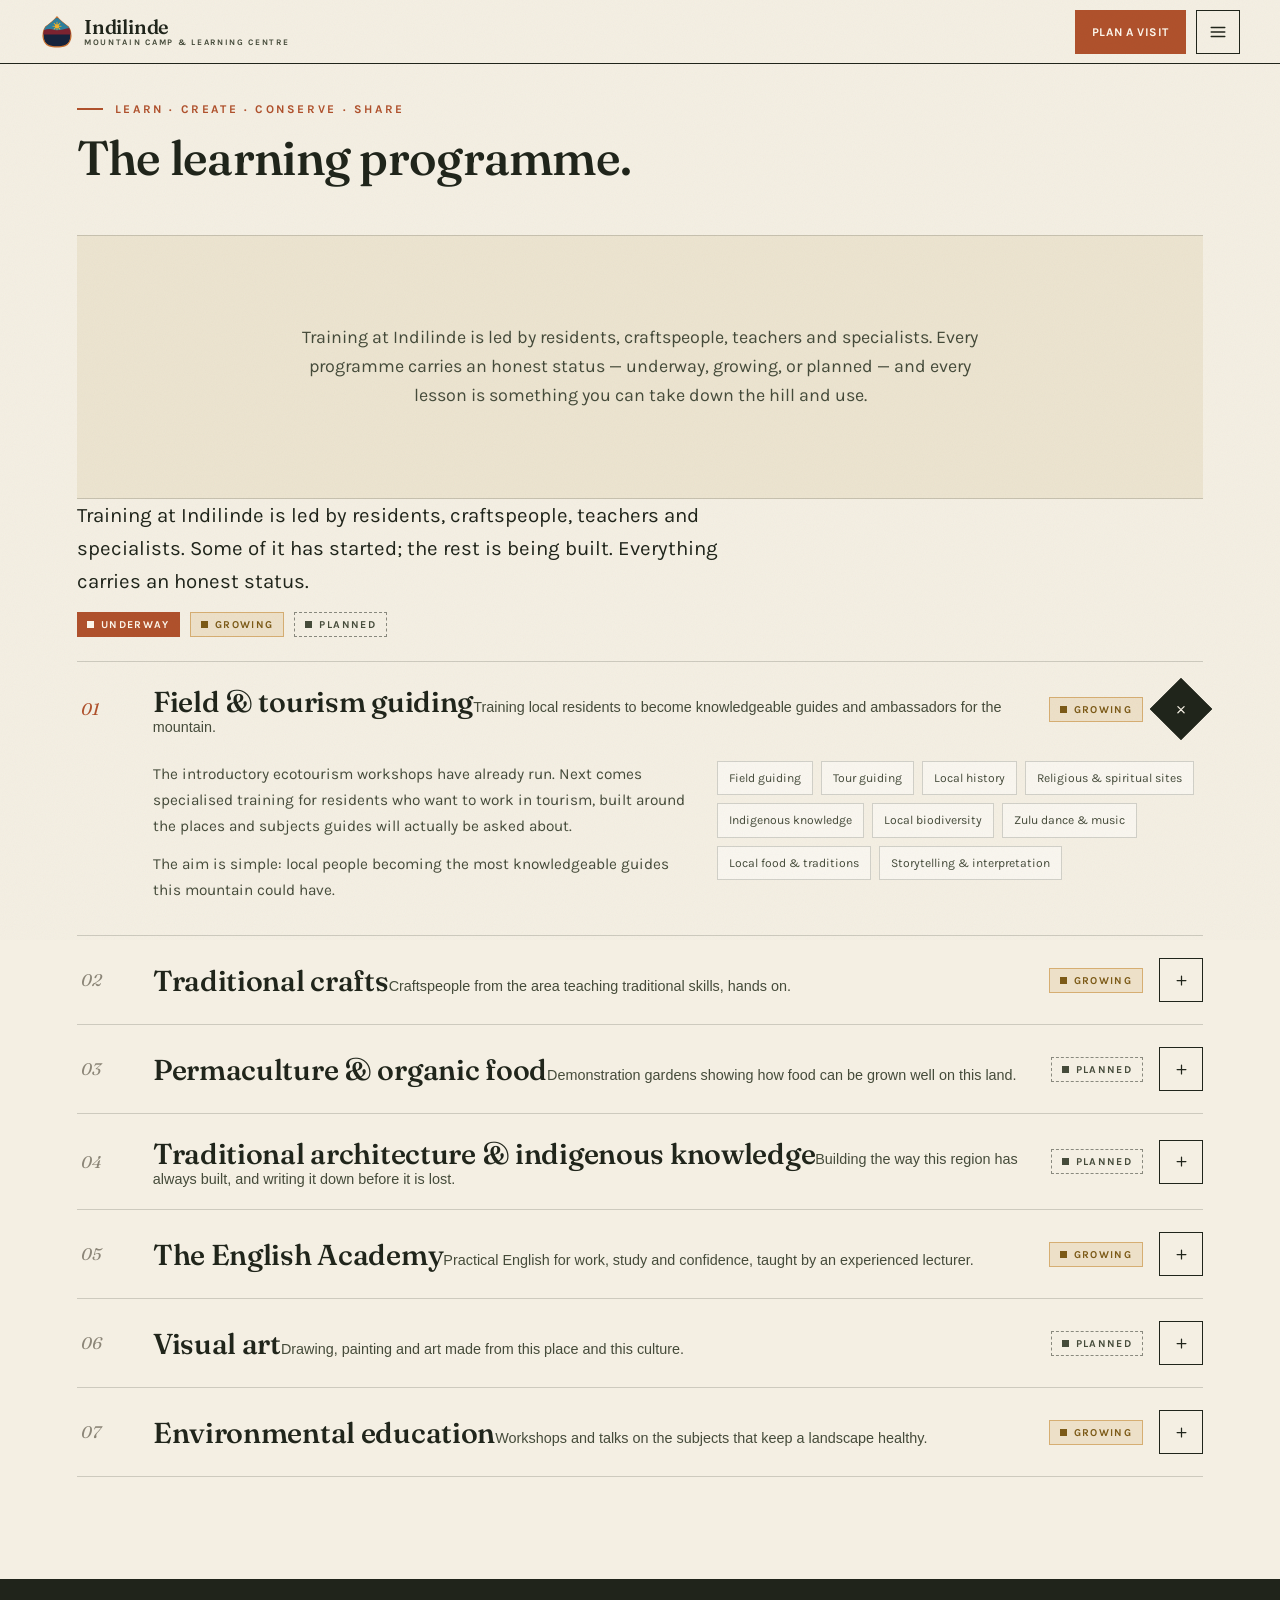
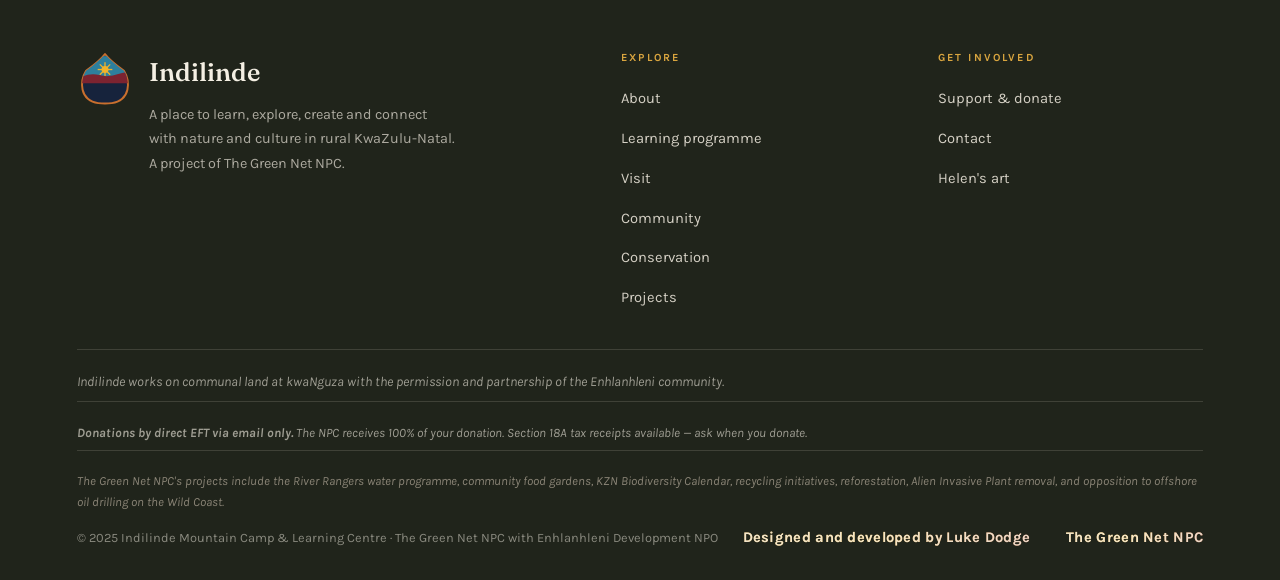
<file: learn.html>
<!DOCTYPE html>
<html lang="en">
<head>
<meta charset="UTF-8">
<meta name="viewport" content="width=device-width, initial-scale=1.0, viewport-fit=cover">
<title>Learn — Indilinde Mountain Camp & Learning Centre</title>
<meta name="description" content="The Indilinde learning programme: field tourism guiding, traditional crafts, permaculture, English Academy, visual art and environmental education.">
<meta name="theme-color" content="#f4efe3">
<meta property="og:title" content="Learn — Indilinde Mountain Camp & Learning Centre">
<meta property="og:description" content="Training led by residents, craftspeople, teachers and specialists. From field guiding to English, crafts to conservation.">
<meta property="og:type" content="website">
<meta property="og:url" content="https://indilinde.org.za/learn.html">
<link rel="icon" href="data:image/svg+xml,%3Csvg xmlns='http://www.w3.org/2000/svg' viewBox='0 0 64 64'%3E%3Crect width='64' height='64' rx='12' fill='%2316233c'/%3E%3Ccircle cx='32' cy='26' r='9' fill='%23f2b32a'/%3E%3Cpath d='M8 44q12 -8 24 -2t24 2v12H8z' fill='%237c2330'/%3E%3Cpath d='M6 34 L32 8 58 34' fill='none' stroke='%23c96f2e' stroke-width='4'/%3E%3C/svg%3E">
<link rel="preconnect" href="https://fonts.googleapis.com">
<link rel="preconnect" href="https://fonts.gstatic.com" crossorigin>
<link href="https://fonts.googleapis.com/css2?family=Fraunces:ital,opsz,wght@0,9..144,300..700;1,9..144,300..700&family=Karla:ital,wght@0,200..800;1,200..800&display=swap" rel="stylesheet">
<link rel="stylesheet" href="css/main.css">
<script type="application/ld+json">
{
  "@context": "https://schema.org",
  "@type": "WebPage",
  "name": "Learn — Indilinde",
  "url": "https://indilinde.org.za/learn.html"
}
</script>
</head>
<body data-page="learn">

<div class="loader" id="loader" role="status" aria-label="Loading Indilinde">
  <div class="loader-inner">
    <svg class="loader-logo" viewBox="0 0 260 260" aria-hidden="true"><use href="#logoMark"/></svg>
    <p class="loader-word">Indilinde &middot; The Long Mountain</p>
  </div>
</div>

<a class="skip" href="#main" id="skipLink">Skip to content</a>
<div class="grain" aria-hidden="true"></div>

<svg class="sprite" aria-hidden="true" xmlns="http://www.w3.org/2000/svg"><defs>
<clipPath id="lgClip"><path d="M130 14 C112 38 72 70 42 92 C27 116 20 150 26 180 C33 213 60 238 98 242 C119 244 141 244 162 242 C200 238 227 213 234 180 C240 150 233 116 218 92 C188 70 148 38 130 14 Z"/></clipPath>
<symbol id="logoMark" viewBox="0 0 260 260"><path class="lg-shape" d="M130 14 C112 38 72 70 42 92 C27 116 20 150 26 180 C33 213 60 238 98 242 C119 244 141 244 162 242 C200 238 227 213 234 180 C240 150 233 116 218 92 C188 70 148 38 130 14 Z"/><g clip-path="url(#lgClip)"><rect x="14" y="24" width="232" height="96" fill="#2d7f9d"/><g transform="translate(130 86)"><g class="lg-sun"><g class="lg-rays" fill="#f2b32a"><rect x="-3" y="-34" width="6" height="68"/><rect x="-3" y="-34" width="6" height="68" transform="rotate(45)"/><rect x="-3" y="-34" width="6" height="68" transform="rotate(90)"/><rect x="-3" y="-34" width="6" height="68" transform="rotate(135)"/></g><circle r="16" fill="#f2b32a"/></g></g><path d="M14 122 Q64 100 104 112 T196 106 T246 118 L246 150 14 150 Z" fill="#7c2330"/></g><text class="lg-txt lg-t1" x="130" y="156">INDILINDE</text><text class="lg-txt lg-t2" x="130" y="173">'THE LONG MOUNTAIN'</text><text class="lg-txt lg-t3" x="130" y="207">CAMP</text><text class="lg-txt lg-t4" x="130" y="231">@Nguza KZN</text></symbol>
<symbol id="logoMini" viewBox="0 0 260 260"><path d="M130 14 C112 38 72 70 42 92 C27 116 20 150 26 180 C33 213 60 238 98 242 C119 244 141 244 162 242 C200 238 227 213 234 180 C240 150 233 116 218 92 C188 70 148 38 130 14 Z" fill="#16233c" stroke="#c96f2e" stroke-width="9" stroke-linejoin="round"/><g clip-path="url(#lgClip)"><rect x="14" y="24" width="232" height="96" fill="#2d7f9d"/><g transform="translate(130 86)"><g fill="#f2b32a"><rect x="-3" y="-34" width="6" height="68"/><rect x="-3" y="-34" width="6" height="68" transform="rotate(45)"/><rect x="-3" y="-34" width="6" height="68" transform="rotate(90)"/><rect x="-3" y="-34" width="6" height="68" transform="rotate(135)"/></g><circle r="16" fill="#f2b32a"/></g><path d="M14 122 Q64 100 104 112 T196 106 T246 118 L246 150 14 150 Z" fill="#7c2330"/></g></symbol>
<symbol id="i-menu" viewBox="0 0 24 24"><path d="M3 6h18M3 12h18M3 18h18"/></symbol>
<symbol id="i-x" viewBox="0 0 24 24"><path d="M5 5l14 14M19 5L5 19"/></symbol>
<symbol id="i-plus" viewBox="0 0 24 24"><path d="M12 5v14M5 12h14"/></symbol>
<symbol id="i-minus" viewBox="0 0 24 24"><path d="M5 12h14"/></symbol>
<symbol id="i-reset" viewBox="0 0 24 24"><path d="M3 12a9 9 0 1 0 2.6-6.4L3 8"/><path d="M3 3v5h5"/></symbol>
<symbol id="i-sun" viewBox="0 0 24 24"><circle cx="12" cy="12" r="4"/><path d="M12 2v2M12 20v2M2 12h2M20 12h2M4.9 4.9l1.4 1.4M17.7 17.7l1.4 1.4M19.1 4.9l-1.4 1.4M6.3 17.7l-1.4 1.4"/></symbol>
<symbol id="i-flag" viewBox="0 0 24 24"><path d="M5 21V4"/><path d="M5 4h11l-2.5 3.5L16 11H5"/></symbol>
<symbol id="i-out" viewBox="0 0 24 24"><path d="M7 17L17 7M8 7h9v9"/></symbol>
<symbol id="i-mail" viewBox="0 0 24 24"><rect x="3" y="5" width="18" height="14"/><path d="M3 7l9 6 9-6"/></symbol>
<symbol id="i-phone" viewBox="0 0 24 24"><path d="M6 3h3l1.5 4.5-2 1.5a12.5 12.5 0 0 0 6.5 6.5l1.5-2L21 15v3a2 2 0 0 1-2.2 2A17 17 0 0 1 4 6.2 2 2 0 0 1 6 4z"/></symbol>
<symbol id="i-ext" viewBox="0 0 24 24"><path d="M14 4h6v6M20 4L10 14"/><path d="M18 13v7H4V6h7"/></symbol>
<symbol id="i-pin" viewBox="0 0 24 24"><path d="M12 21s-7-6-7-11a7 7 0 0 1 14 0c0 5-7 11-7 11z"/><circle cx="12" cy="10" r="2.5"/></symbol>
<symbol id="i-copy" viewBox="0 0 24 24"><rect x="9" y="9" width="11" height="11"/><path d="M5 15V4h11"/></symbol>
<symbol id="i-check" viewBox="0 0 24 24"><path d="M4 12l5 5L20 7"/></symbol>
<symbol id="i-cap" viewBox="0 0 24 24"><path d="M2 9l10-4 10 4-10 4z"/><path d="M6 11v4c0 1.5 2.7 3 6 3s6-1.5 6-3v-4"/><path d="M22 9v5"/></symbol>
<symbol id="i-hammer" viewBox="0 0 24 24"><path d="M14 5l6 6"/><path d="M15.5 2.5L21.5 8.5 19 11l-6-6z"/><path d="M12 8L3 17l2 2 9-9"/></symbol>
<symbol id="i-users" viewBox="0 0 24 24"><circle cx="9" cy="8" r="3.5"/><path d="M2.5 20c0-3.6 2.9-6 6.5-6s6.5 2.4 6.5 6"/><path d="M16 3.6a3.5 3.5 0 0 1 0 6.8M17.5 14.4c2.4.7 4 2.7 4 5.6"/></symbol>
<symbol id="i-leaf" viewBox="0 0 24 24"><path d="M20 4C11 4 4 11 4 20c9 0 16-7 16-16z"/><path d="M6 18C9 13 13 9 18 6"/></symbol>
<symbol id="i-tent" viewBox="0 0 24 24"><path d="M12 4L2 20h20L12 4z"/><path d="M12 12l-4.5 8h9L12 12z"/></symbol>
<symbol id="i-sprout" viewBox="0 0 24 24"><path d="M12 21v-7"/><path d="M12 14c0-4 3-7 8-7 0 4-3 7-8 7z"/><path d="M12 14c0-3-2.5-5-6-5 0 3 2.5 5 6 5z"/></symbol>
<symbol id="i-bird" viewBox="0 0 24 24"><path d="M3 7c4 3 7 3 9 1 1 4-1 8-5 10 0-3-2-5-4-6 3 0 5-1 6-2-2 0-4-1-6-3z"/></symbol>
<symbol id="i-tax" viewBox="0 0 24 24"><rect x="4" y="3" width="16" height="18"/><path d="M8 8h8M8 12h8M8 16h5"/></symbol>
<symbol id="i-send" viewBox="0 0 24 24"><path d="M22 2L11 13"/><path d="M22 2l-7 20-4-9-9-4z"/></symbol>
<g id="cloudG"><ellipse cx="0" cy="0" rx="36" ry="12" fill="#fff" opacity=".95"/><ellipse cx="-22" cy="4" rx="20" ry="9" fill="#fff" opacity=".9"/><ellipse cx="20" cy="3" rx="25" ry="10" fill="#fff" opacity=".9"/></g>
<g id="birdG"><path d="M-6 0q3 -5 6 0q3 -5 6 0" stroke="#2a2f24" fill="none" stroke-width="1.6" stroke-linecap="round"/></g>
<g id="treeR"><path d="M-1.5 0h3l-1 -12h-1z" class="c-trunk"/><circle cx="0" cy="-17" r="8" class="c-fol2"/><circle cx="-5" cy="-13" r="5" class="c-fol3"/></g>
<g id="treeA"><path d="M-2 0L-.5 -13h1L2 0z" class="c-trunk"/><path d="M0 -13l-8 -4M0 -13l8 -4M0 -13v-6" class="c-trunk" fill="none" stroke-width="1.4"/><ellipse cx="0" cy="-22" rx="16" ry="4.6" class="c-fol2"/><ellipse cx="0" cy="-19" rx="11" ry="3.4" class="c-fol3"/></g>
<g id="aloe"><path d="M-4 0l4 -9 4 9z" fill="#40795d"/><path d="M-.8 -9v-5h1.6v5z" fill="#5f8f5a"/><circle cx="0" cy="-15.5" r="2" fill="#c2571f"/></g>
<g id="maize"><path d="M0 0L-2 -7 0 -11 2 -7z" class="c-fol3"/></g>
<g id="person"><circle cx="0" cy="-30" r="5.2" fill="#8a5a3b"/><path d="M-5.2 -30a5.2 5.2 0 0 1 10.4 0" fill="#1d150e"/><rect x="-4" y="-25" width="8" height="16" rx="3" fill="currentColor"/><rect x="-3.6" y="-9" width="2.8" height="9" fill="#39414f"/><rect x=".8" y="-9" width="2.8" height="9" fill="#39414f"/></g>
<g id="personB"><use href="#person" transform="rotate(38 0 -4)"/></g>
<g id="rondavel"><rect x="-13" y="-15" width="26" height="15" fill="#d8c096"/><path d="M-17 -14L0 -33 17 -14z" fill="#a67c3e"/><rect x="-3" y="-8" width="6" height="8" fill="#3a2c1c"/></g>
<g id="beehive"><path d="M-11 0a11 11 0 0 1 22 0z" fill="#b0914f"/><path d="M-6 -8.5a6 6 0 0 1 12 0" fill="#a67c3e" opacity=".5"/><rect x="-2.6" y="-5.5" width="5.2" height="5.5" fill="#3a2c1c"/></g>
<g id="tentS"><path d="M-11 0L0 -14 11 0z" fill="#55704d"/><path d="M-4 0L0 -7 4 0z" fill="#2f3f2b"/></g>
<g id="solarP"><path d="M-8 -7L8 -7 5 3 -5 3z" fill="#24344f" stroke="#9aa3a8" stroke-width=".9"/><path d="M-4 -2h9M-6 -4.5h12" stroke="#3d5a80" stroke-width=".8"/><path d="M-4 3v4M4 3v4" stroke="#6d675c" stroke-width="1.3"/></g>
<g id="tankS"><rect x="-6" y="-15" width="12" height="10" rx="1" fill="#9aa3a8"/><path d="M-6 -15l6 -3 6 3z" fill="#7d868b"/><path d="M-4.5 -5l-1.5 5M4.5 -5l1.5 5M0 -5v5" stroke="#6d675c" stroke-width="1.3"/></g>
<g id="bakkieS"><rect x="-16" y="-8" width="17" height="8" fill="#3c5a31"/><rect x="-16" y="-9.4" width="17" height="1.6" fill="#2c4425"/><path d="M2 -10h7l5 5v5H2z" fill="#3c5a31"/><path d="M4 -9h4.4l3.2 4H4z" fill="#45565f"/><rect x="14" y="-6" width="7" height="6" fill="#3c5a31"/><circle cx="-9" cy="0" r="3.6" fill="#191b1d"/><circle cx="-9" cy="0" r="1.4" fill="#8d9298"/><circle cx="12" cy="0" r="3.6" fill="#191b1d"/><circle cx="12" cy="0" r="1.4" fill="#8d9298"/></g>
<g id="tractorS"><circle cx="-8" cy="-4.5" r="6" fill="#191b1d"/><circle cx="-8" cy="-4.5" r="2.6" fill="#d9a53f"/><circle cx="10" cy="-2.6" r="3.6" fill="#191b1d"/><circle cx="10" cy="-2.6" r="1.4" fill="#8d9298"/><rect x="-6" y="-10" width="11" height="6" fill="#3c5a31"/><rect x="-6" y="-13" width="3" height="4" fill="#23282c"/><rect x="3.6" y="-13.6" width="1.6" height="4.4" fill="#23282c"/><rect x="5" y="-7.6" width="8" height="4.4" fill="#3c5a31"/></g>
<g id="trailerS"><rect x="-9" y="-9" width="18" height="6" fill="#4a4f46"/><rect x="-9" y="-3.4" width="18" height="2" fill="#23282c"/><rect x="-7" y="-12" width="5" height="3" fill="#4a7031"/><rect x="-1" y="-13" width="5" height="4" fill="#4a7031"/><rect x="4.4" y="-11.6" width="4" height="2.6" fill="#4a7031"/><circle cx="-5" cy="0" r="2.6" fill="#191b1d"/><circle cx="5" cy="0" r="2.6" fill="#191b1d"/></g>
<g id="planboardS"><path d="M-7 0L-4 -18M7 0L4 -18" stroke="#6b4a2f" stroke-width="1.6"/><rect x="-12" y="-30" width="24" height="13" fill="#f6f1e2" stroke="#6b4a2f" stroke-width="1" transform="rotate(-4)"/><path d="M-7 -20h14M-7 -22.5h9" stroke="#b0512c" stroke-width=".9" transform="rotate(-4)"/><circle cx="-3" cy="-26" r="1.6" fill="none" stroke="#2f3a2c" stroke-width=".8"/><circle cx="3" cy="-25" r="1.6" fill="none" stroke="#2f3a2c" stroke-width=".8"/></g>
<g id="shelterS"><path d="M-14 -13L0 -21 14 -13z" fill="#a67c3e"/><rect x="-12" y="-13" width="2.4" height="13" fill="#6b4a2f"/><rect x="9.6" y="-13" width="2.4" height="13" fill="#6b4a2f"/><rect x="-12" y="-1.6" width="24" height="1.6" fill="#8a6b43"/></g>
<g id="rotorS"><rect x="-1" y="-9" width="2" height="9" fill="#d8d3c0"/><rect x="-1" y="-9" width="2" height="9" fill="#d8d3c0" transform="rotate(90)"/><rect x="-1" y="-9" width="2" height="9" fill="#d8d3c0" transform="rotate(180)"/><rect x="-1" y="-9" width="2" height="9" fill="#d8d3c0" transform="rotate(270)"/><circle r="1.6" fill="#7d868b"/></g>
<g id="signS"><rect x="-1.4" y="-16" width="2.8" height="16" fill="#6b4a2f"/><rect x="-7" y="-19" width="16" height="6" fill="#8a6b43" transform="rotate(-4)"/></g>
<g id="ablutionS"><rect x="-11" y="-12" width="22" height="12" fill="#b7b1a2"/><rect x="-12" y="-13.6" width="24" height="2.6" fill="#6d675c"/><rect x="-2.4" y="-8" width="4.8" height="8" fill="#3a2c1c"/><path d="M14 0l6 -9 6 9z" fill="#c2a878"/></g>
<g id="bedS"><rect x="-22" y="-5" width="44" height="5" fill="#6b4a2f"/><rect x="-20" y="-4" width="40" height="3" class="c-soil"/><circle cx="-13" cy="-5.6" r="1.7" fill="currentColor"/><circle cx="-4" cy="-5.6" r="1.7" fill="currentColor"/><circle cx="5" cy="-5.6" r="1.7" fill="currentColor"/><circle cx="14" cy="-5.6" r="1.7" fill="currentColor"/></g>
<g id="tunnelS"><path d="M-15 0a15 11 0 0 1 30 0z" fill="#e8e4d4" opacity=".55" stroke="#8d8676" stroke-width="1.3"/><circle cx="-6" cy="-2" r="1.8" class="c-fol3"/><circle cx="1" cy="-3.4" r="1.8" class="c-fol3"/><circle cx="8" cy="-2" r="1.8" class="c-fol3"/></g>
<g id="summitS"><ellipse cx="0" cy="-2" rx="7" ry="2.6" fill="#7d766a"/><ellipse cx="0" cy="-6" rx="5" ry="2.2" fill="#8d8676"/><ellipse cx="0" cy="-9.4" rx="3.2" ry="1.8" fill="#7d766a"/><path d="M6 -2V-24" stroke="#6b4a2f" stroke-width="1.8"/><path d="M6 -24l10 3.4-10 3.4z" fill="#b0512c"/></g>
<g id="windmillS"><path d="M-6 0L-1.6 -34h3.2L6 0z" fill="#7d868b"/><path d="M-4.4 -10h8.8M-3.4 -20h6.8" stroke="#6d675c" stroke-width="1.2"/><path d="M1.6 -34l9 -4.4v8.8z" fill="#b0512c"/><g transform="translate(0 -34)"><use href="#rotorS" class="spinw" transform="scale(1.15)"/></g></g>
</defs></svg>

<header class="nav" id="nav">
  <a class="brand" href="index.html">
    <svg class="brand-mark" viewBox="0 0 260 260" aria-hidden="true"><use href="#logoMini"/></svg>
    <span class="brand-txt"><b>Indilinde</b><span>Mountain Camp &amp; Learning Centre</span></span>
  </a>
  <ul class="nav-links">
    <li><a href="index.html">Home</a></li>
    <li><a href="about.html">About</a></li>
    <li><a href="learn.html" class="active">Learn</a></li>
    <li><a href="visit.html">Visit</a></li>
    <li><a href="community.html">Community</a></li>
    <li><a href="conservation.html">Conservation</a></li>
    <li><a href="projects.html">Projects</a></li>
    <li><a href="support.html">Support us</a></li>
    <li><a href="contact.html">Contact</a></li>
  </ul>
  <div class="nav-cta">
    <a class="btn clay small" href="contact.html" data-topic="Booking a visit, workshop or camp">Plan a visit</a>
    <button class="icon-btn burger" id="menuBtn" aria-label="Open menu"><svg class="ic"><use href="#i-menu"/></svg></button>
  </div>
</header>

<div class="menu" id="menu" aria-hidden="true">
  <div class="menu-top">
    <a class="brand" href="index.html">
      <svg class="brand-mark" viewBox="0 0 260 260" aria-hidden="true"><use href="#logoMini"/></svg>
      <span class="brand-txt"><b>Indilinde</b><span>Mountain Camp &amp; Learning Centre</span></span>
    </a>
    <button class="icon-btn" id="menuClose" aria-label="Close menu"><svg class="ic"><use href="#i-x"/></svg></button>
  </div>
  <nav>
    <a href="index.html"><i>00</i> Home</a>
    <a href="about.html"><i>01</i> About</a>
    <a href="learn.html" class="active"><i>02</i> Learn</a>
    <a href="visit.html"><i>03</i> Visit</a>
    <a href="community.html"><i>04</i> Community</a>
    <a href="conservation.html"><i>05</i> Conservation</a>
    <a href="projects.html"><i>06</i> Projects</a>
    <a href="support.html"><i>07</i> Support us</a>
    <a href="contact.html"><i>08</i> Contact</a>
  </nav>
  <p class="menu-foot">kwaNguza · Umzumbe · KwaZulu-Natal · A project of The Green Net NPC</p>
</div>
<div class="menu-backdrop" id="menuBackdrop"></div>

<main id="main">

<!-- ============ LEARN ============ -->
<section id="learn">
  <div class="wrap">
    <header class="sec-head reveal">
      <p class="overline">Learn · Create · Conserve · Share</p>
      <h2>The learning programme.</h2>
    </header>
    <section class="site-summary reveal">
      <div class="wrap">
        <p class="sum-lead">Training at Indilinde is led by residents, craftspeople, teachers and specialists. Every programme carries an honest status — underway, growing, or planned — and every lesson is something you can take down the hill and use.</p>
      </div>
    </section>
    <p class="lead reveal" style="margin-top:0;margin-bottom:24px">Training at Indilinde is led by residents, craftspeople, teachers and specialists. Some of it has started; the rest is being built. Everything carries an honest status.</p>
    <div class="legend reveal"><span class="pill now">Underway</span><span class="pill growing">Growing</span><span class="pill planned">Planned</span></div>

    <div class="prog open reveal">
      <h3 style="display:contents"><button class="prog-btn" aria-expanded="true" aria-controls="p1">
        <span class="num">01</span><span><span class="t">Field &amp; tourism guiding</span><span class="sub">Training local residents to become knowledgeable guides and ambassadors for the mountain.</span></span>
        <span class="pill growing">Growing</span><span class="chev"><svg class="ic"><use href="#i-plus"/></svg></span>
      </button></h3>
      <div class="prog-body" id="p1" role="region"><div class="prog-inner"><div class="prog-grid">
        <div><p>The introductory ecotourism workshops have already run. Next comes specialised training for residents who want to work in tourism, built around the places and subjects guides will actually be asked about.</p><p>The aim is simple: local people becoming the most knowledgeable guides this mountain could have.</p></div>
        <div class="tags"><span class="tag">Field guiding</span><span class="tag">Tour guiding</span><span class="tag">Local history</span><span class="tag">Religious &amp; spiritual sites</span><span class="tag">Indigenous knowledge</span><span class="tag">Local biodiversity</span><span class="tag">Zulu dance &amp; music</span><span class="tag">Local food &amp; traditions</span><span class="tag">Storytelling &amp; interpretation</span></div>
      </div></div></div>
    </div>
    <div class="prog reveal">
      <h3 style="display:contents"><button class="prog-btn" aria-expanded="false" aria-controls="p2">
        <span class="num">02</span><span><span class="t">Traditional crafts</span><span class="sub">Craftspeople from the area teaching traditional skills, hands on.</span></span>
        <span class="pill growing">Growing</span><span class="chev"><svg class="ic"><use href="#i-plus"/></svg></span>
      </button></h3>
      <div class="prog-body" id="p2" role="region"><div class="prog-inner"><div class="prog-grid">
        <div><p>Local craftspeople will be invited to run practical workshops on the mountain, passing skills from hand to hand. Where appropriate, visitors will be able to join and buy directly from the makers.</p><p>The aim is simple: keep traditional skills alive, and make sure they pay.</p></div>
        <div class="tags"><span class="tag">Leatherwork</span><span class="tag">Woodwork</span><span class="tag">Beadwork</span><span class="tag">Grass work</span><span class="tag">Clay work</span><span class="tag">Contemporary crafts</span></div>
      </div></div></div>
    </div>
    <div class="prog reveal">
      <h3 style="display:contents"><button class="prog-btn" aria-expanded="false" aria-controls="p3">
        <span class="num">03</span><span><span class="t">Permaculture &amp; organic food</span><span class="sub">Demonstration gardens showing how food can be grown well on this land.</span></span>
        <span class="pill planned">Planned</span><span class="chev"><svg class="ic"><use href="#i-plus"/></svg></span>
      </button></h3>
      <div class="prog-body" id="p3" role="region"><div class="prog-inner"><div class="prog-grid">
        <div><p>The site will demonstrate environmentally responsible food production, combining theory with practical installations that residents can replicate at home.</p><p>Every garden on the mountain is a lesson, and every lesson is something you can take down the hill and use.</p></div>
        <div class="tags"><span class="tag">Permaculture design</span><span class="tag">Organic gardening</span><span class="tag">Indigenous &amp; useful plants</span><span class="tag">Soil conservation</span><span class="tag">Composting</span><span class="tag">Water-wise growing</span></div>
      </div></div></div>
    </div>
    <div class="prog reveal">
      <h3 style="display:contents"><button class="prog-btn" aria-expanded="false" aria-controls="p4">
        <span class="num">04</span><span><span class="t">Traditional architecture &amp; indigenous knowledge</span><span class="sub">Building the way this region has always built, and writing it down before it is lost.</span></span>
        <span class="pill planned">Planned</span><span class="chev"><svg class="ic"><use href="#i-plus"/></svg></span>
      </button></h3>
      <div class="prog-body" id="p4" role="region"><div class="prog-inner"><div class="prog-grid">
        <div><p>Training in rondavel and beehive hut construction, natural building materials and traditional techniques, taught by people who carry that knowledge.</p><p class="prog-quote">A long-term goal is a building manual documenting traditional construction techniques: a record of indigenous architectural knowledge that might otherwise disappear.</p></div>
        <div class="tags"><span class="tag">Rondavel construction</span><span class="tag">Beehive huts</span><span class="tag">Natural materials</span><span class="tag">Building manual</span><span class="tag">Heritage record</span></div>
      </div></div></div>
    </div>
    <div class="prog reveal">
      <h3 style="display:contents"><button class="prog-btn" aria-expanded="false" aria-controls="p5">
        <span class="num">05</span><span><span class="t">The English Academy</span><span class="sub">Practical English for work, study and confidence, taught by an experienced lecturer.</span></span>
        <span class="pill growing">Growing</span><span class="chev"><svg class="ic"><use href="#i-plus"/></svg></span>
      </button></h3>
      <div class="prog-body" id="p5" role="region"><div class="prog-inner"><div class="prog-grid">
        <div><p>The academy focuses on communication and confidence rather than grammar drills, for local adults, students, teachers, and anyone working towards a future in tourism and hospitality.</p><p>The programme is led by Helen Dodge, who lectured at Vista University for eight years and has also taught at a number of schools.</p></div>
        <div class="tags"><span class="tag">Conversational English</span><span class="tag">English for tourism</span><span class="tag">English for hospitality</span><span class="tag">English for teachers</span><span class="tag">Public speaking</span><span class="tag">Writing &amp; communication</span></div>
      </div></div></div>
    </div>
    <div class="prog reveal">
      <h3 style="display:contents"><button class="prog-btn" aria-expanded="false" aria-controls="p6">
        <span class="num">06</span><span><span class="t">Visual art</span><span class="sub">Drawing, painting and art made from this place and this culture.</span></span>
        <span class="pill planned">Planned</span><span class="chev"><svg class="ic"><use href="#i-plus"/></svg></span>
      </button></h3>
      <div class="prog-body" id="p6" role="region"><div class="prog-inner"><div class="prog-grid">
        <div><p>Visual art activities for local residents: drawing, painting, mixed media, environmental art and community art projects.</p><p>Helen Dodge is also a painter. Her work can be seen at <a href="https://helendodge.co.za" target="_blank" rel="noopener noreferrer">helendodge.co.za</a>.</p></div>
        <div class="tags"><span class="tag">Drawing</span><span class="tag">Painting</span><span class="tag">Mixed media</span><span class="tag">Environmental art</span><span class="tag">Community art projects</span></div>
      </div></div></div>
    </div>
    <div class="prog reveal">
      <h3 style="display:contents"><button class="prog-btn" aria-expanded="false" aria-controls="p7">
        <span class="num">07</span><span><span class="t">Environmental education</span><span class="sub">Workshops and talks on the subjects that keep a landscape healthy.</span></span>
        <span class="pill growing">Growing</span><span class="chev"><svg class="ic"><use href="#i-plus"/></svg></span>
      </button></h3>
      <div class="prog-body" id="p7" role="region"><div class="prog-inner"><div class="prog-grid">
        <div><p>Indilinde will host specialists for occasional workshops and presentations. The exact programme will evolve as partnerships develop.</p></div>
        <div class="tags"><span class="tag">Biodiversity</span><span class="tag">Conservation</span><span class="tag">Indigenous plants</span><span class="tag">Waste reduction</span><span class="tag">Ecobricks</span><span class="tag">Climate change</span><span class="tag">Water conservation</span></div>
      </div></div></div>
    </div>
  </div>
</section>

</main>

<footer class="foot">
  <div class="foot-grid">
    <div class="foot-brand">
      <svg class="foot-mark" viewBox="0 0 260 260" aria-hidden="true"><use href="#logoMini"/></svg>
      <div>
        <b>Indilinde</b>
        <p>A place to learn, explore, create and connect with nature and culture in rural KwaZulu-Natal. A project of The Green Net NPC.</p>
      </div>
    </div>
    <div>
      <h4>Explore</h4>
      <ul>
        <li><a href="about.html">About</a></li>
        <li><a href="learn.html">Learning programme</a></li>
        <li><a href="visit.html">Visit</a></li>
        <li><a href="community.html">Community</a></li>
        <li><a href="conservation.html">Conservation</a></li>
        <li><a href="projects.html">Projects</a></li>
      </ul>
    </div>
    <div>
      <h4>Get involved</h4>
      <ul>
        <li><a href="support.html">Support &amp; donate</a></li>
        <li><a href="contact.html">Contact</a></li>
        <li><a href="https://helendodge.co.za" target="_blank" rel="noopener noreferrer">Helen's art</a></li>
      </ul>
    </div>
  </div>
  <p class="foot-ack">Indilinde works on communal land at kwaNguza with the permission and partnership of the Enhlanhleni community.</p>
  <p class="foot-ack" style="margin-top:8px;font-size:.8rem"><b>Donations by direct EFT via email only.</b> The NPC receives 100% of your donation. Section 18A tax receipts available — ask when you donate.</p>
  <p class="foot-ack" style="margin-top:6px;font-size:.78rem;color:var(--stone)">The Green Net NPC's projects include the River Rangers water programme, community food gardens, KZN Biodiversity Calendar, recycling initiatives, reforestation, Alien Invasive Plant removal, and opposition to offshore oil drilling on the Wild Coast.</p>
  <div class="foot-base">
    <span>© 2025 Indilinde Mountain Camp &amp; Learning Centre · The Green Net NPC with Enhlanhleni Development NPO</span>
    <a class="credit" href="https://github.com/TechNomadTalks" target="_blank" rel="noopener noreferrer">Designed and developed by Luke Dodge</a>
    <a class="credit" href="https://www.thegreennet.org.za" target="_blank" rel="noopener noreferrer" style="margin-left:12px">The Green Net NPC</a>
  </div>
</footer>

<div class="toast" id="toast" role="status"><svg class="ic"><use href="#i-check"/></svg><span id="toastMsg"></span></div>

<button class="back-top" id="backTop" aria-label="Back to top"><svg class="ic"><use href="#i-flag"/></svg></button>

<script defer src="js/main.js"></script>
</body>
</html>
</file>
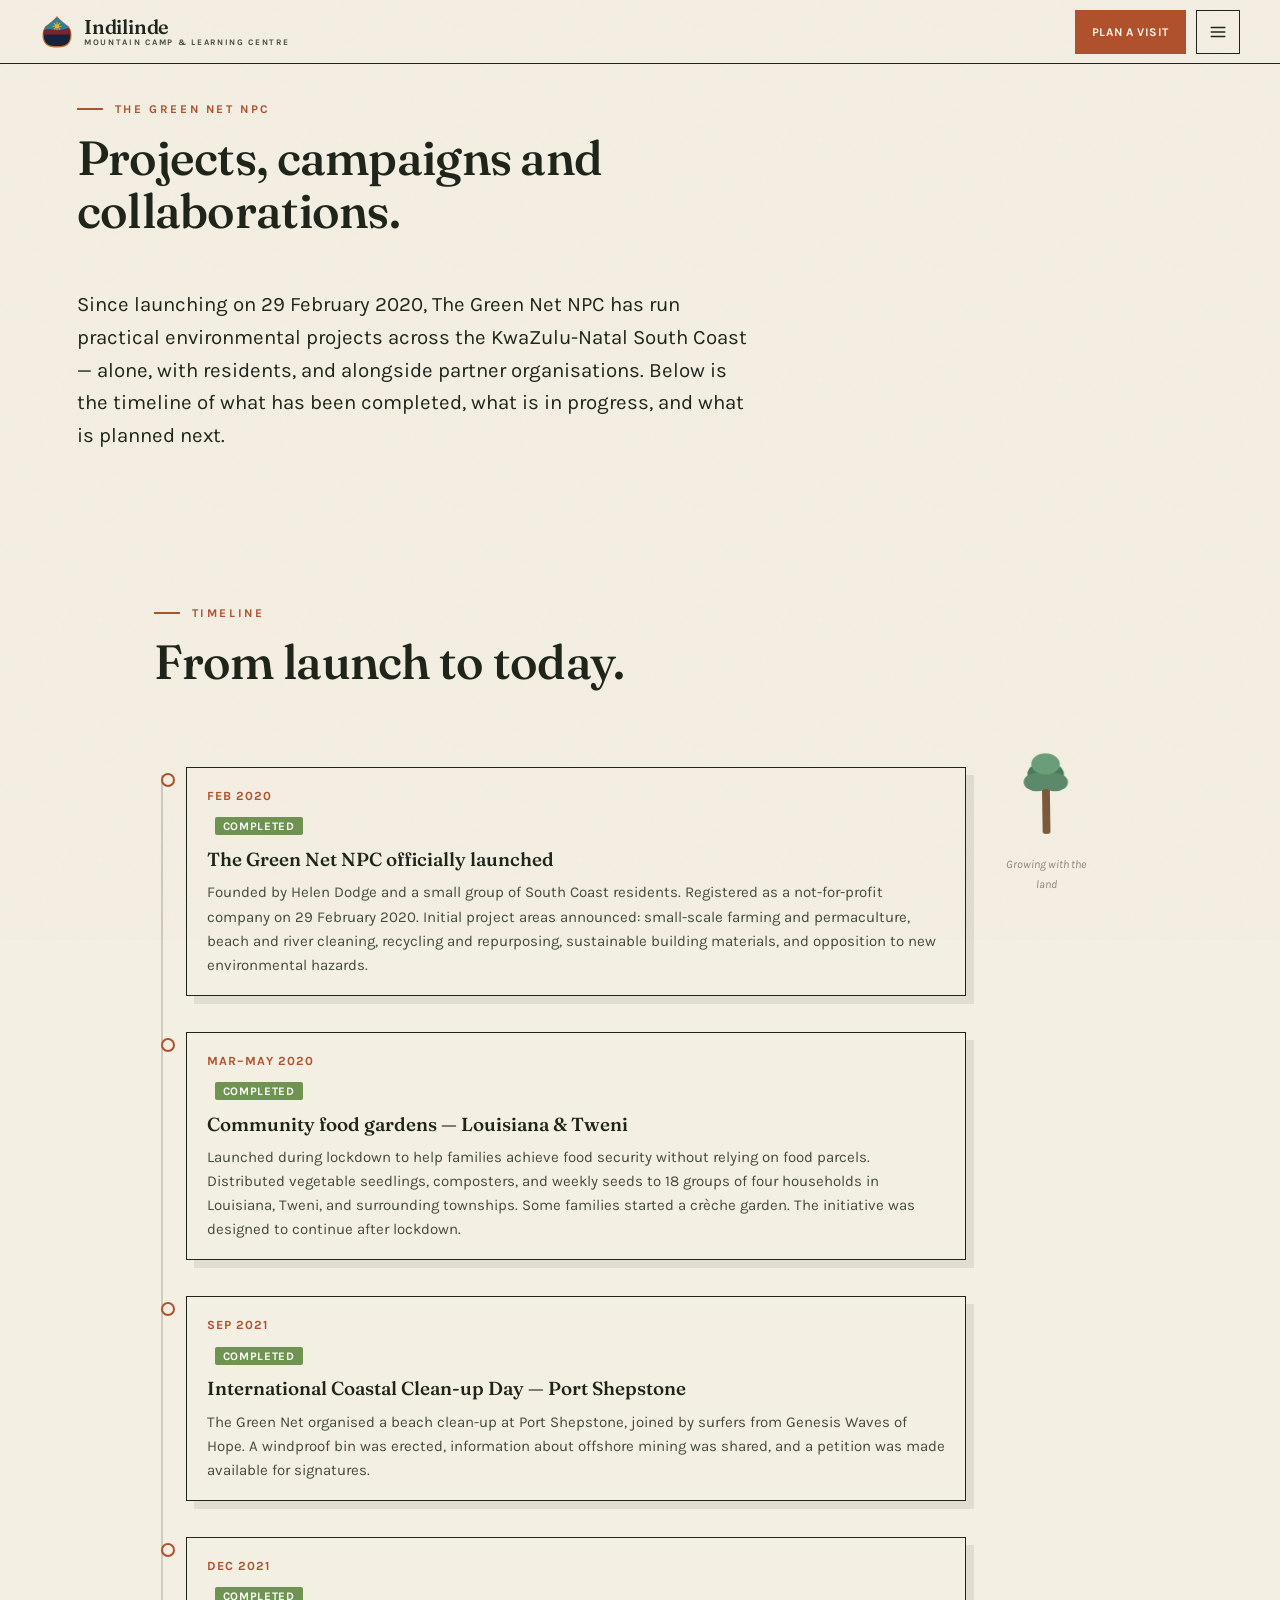
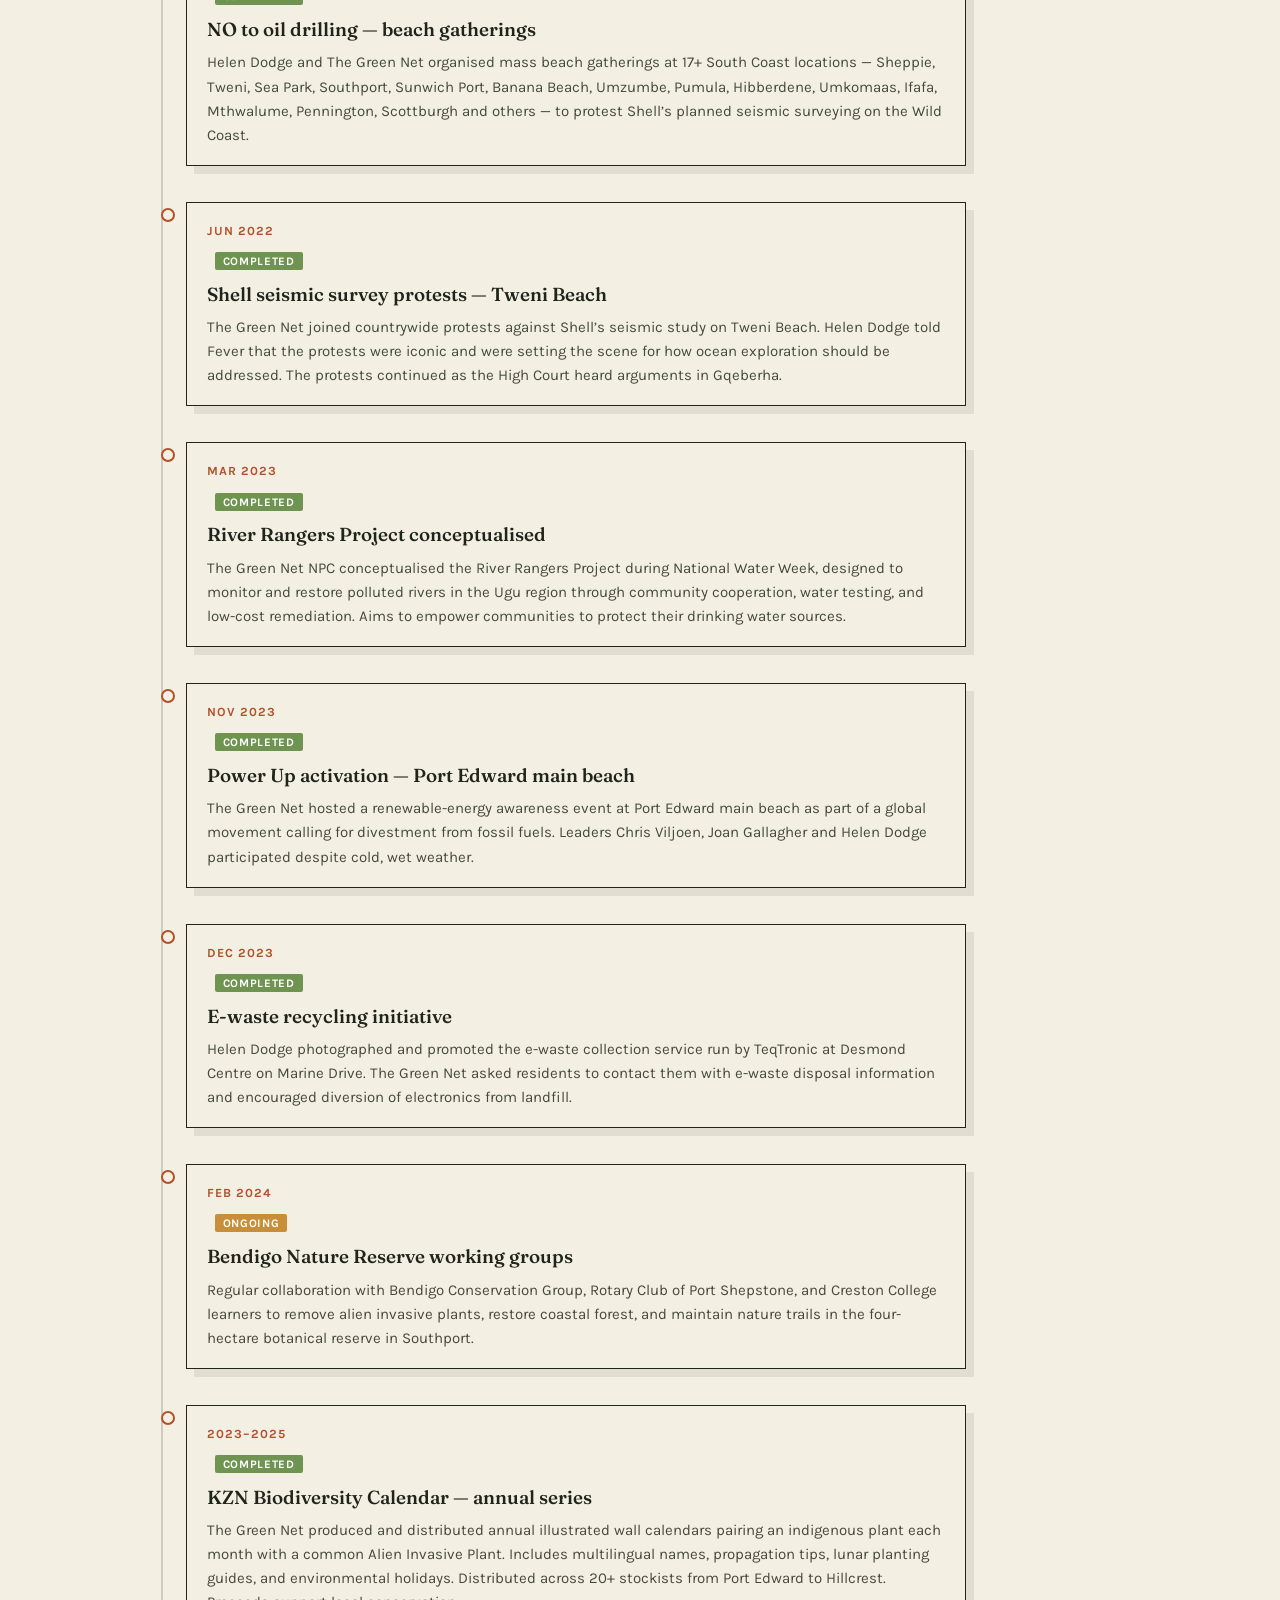
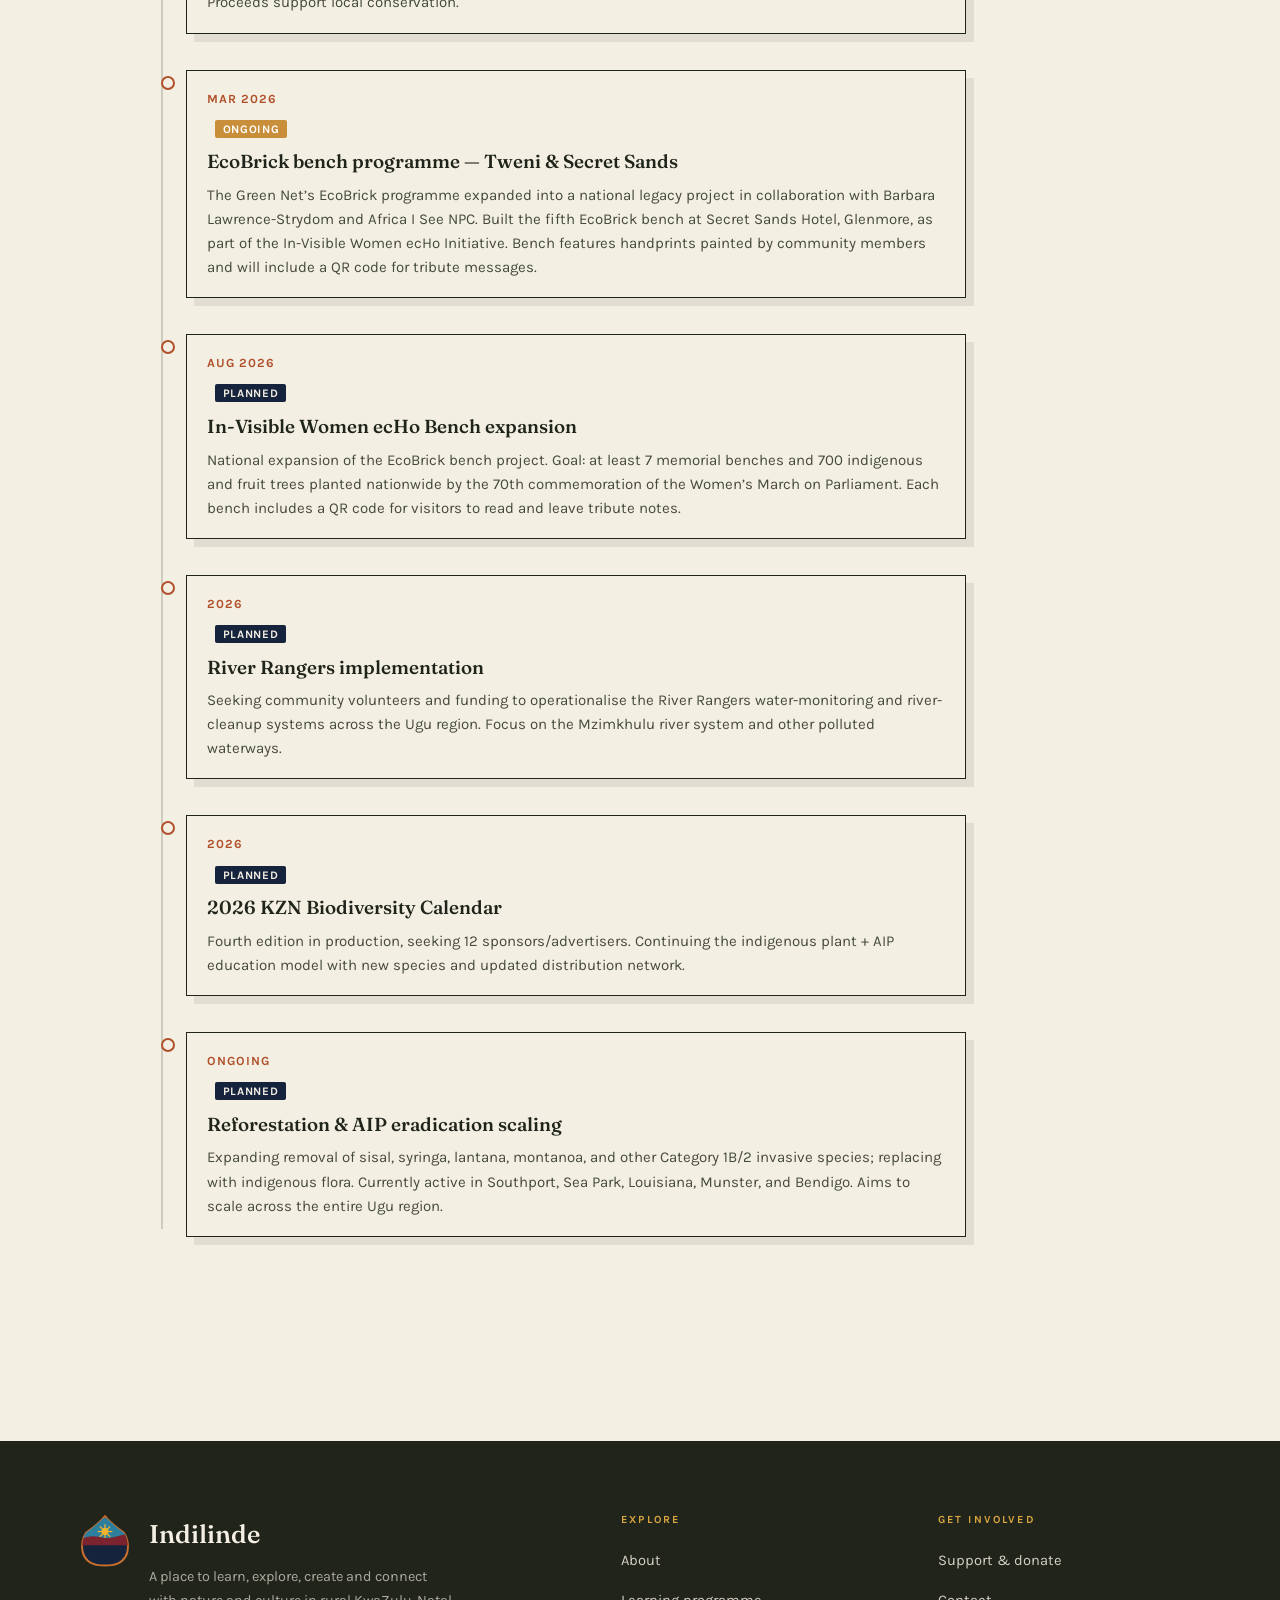
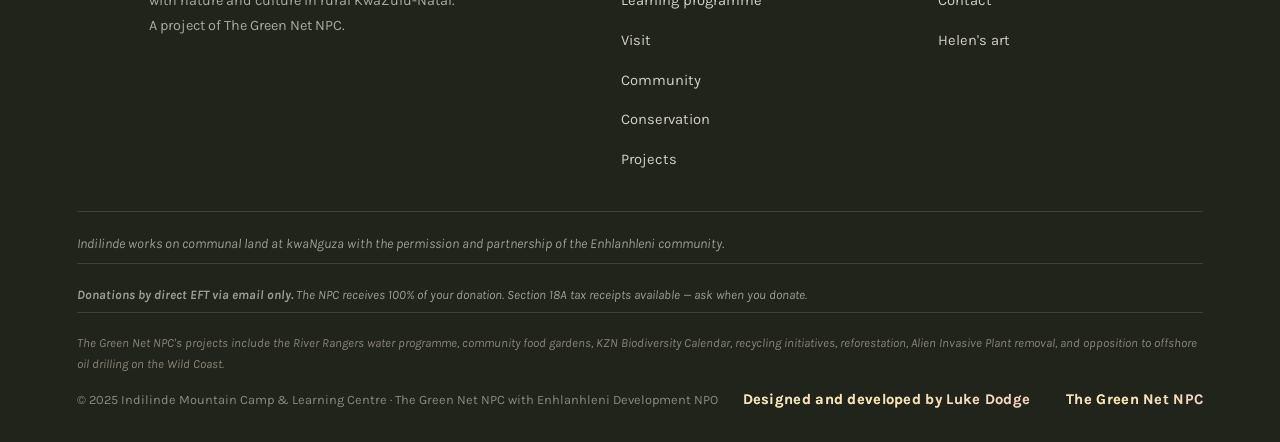
<file: projects.html>
<!DOCTYPE html>
<html lang="en">
<head>
<meta charset="UTF-8">
<meta name="viewport" content="width=device-width, initial-scale=1.0, viewport-fit=cover">
<title>Projects — Indilinde Mountain Camp & Learning Centre</title>
<meta name="description" content="Projects by The Green Net NPC: community food gardens, EcoBrick benches, KZN Biodiversity Calendar, River Rangers, AIP removal, ocean defence campaigns and more.">
<meta name="theme-color" content="#f4efe3">
<meta property="og:title" content="Projects — Indilinde Mountain Camp & Learning Centre">
<meta property="og:description" content="Projects by The Green Net NPC: community food gardens, EcoBrick benches, KZN Biodiversity Calendar, River Rangers, AIP removal, ocean defence campaigns and more.">
<meta property="og:type" content="website">
<meta property="og:url" content="https://indilinde.org.za/projects.html">
<link rel="icon" href="data:image/svg+xml,%3Csvg xmlns='http://www.w3.org/2000/svg' viewBox='0 0 64 64'%3E%3Crect width='64' height='64' rx='12' fill='%2316233c'/%3E%3Ccircle cx='32' cy='26' r='9' fill='%23f2b32a'/%3E%3Cpath d='M8 44q12 -8 24 -2t24 2v12H8z' fill='%237c2330'/%3E%3Cpath d='M6 34 L32 8 58 34' fill='none' stroke='%23c96f2e' stroke-width='4'/%3E%3C/svg%3E">
<link rel="preconnect" href="https://fonts.googleapis.com">
<link rel="preconnect" href="https://fonts.gstatic.com" crossorigin>
<link href="https://fonts.googleapis.com/css2?family=Fraunces:ital,opsz,wght@0,9..144,300..700;1,9..144,300..700&family=Karla:ital,wght@0,200..800;1,200..800&display=swap" rel="stylesheet">
<link rel="stylesheet" href="css/main.css">
<script type="application/ld+json">
{
  "@context": "https://schema.org",
  "@type": "WebPage",
  "name": "Projects — Indilinde",
  "url": "https://indilinde.org.za/projects.html"
}
</script>
</head>
<body data-page="projects">

<div class="loader" id="loader" role="status" aria-label="Loading Indilinde">
  <div class="loader-inner">
    <svg class="loader-logo" viewBox="0 0 260 260" aria-hidden="true"><use href="#logoMark"/></svg>
    <p class="loader-word">Indilinde &middot; The Long Mountain</p>
  </div>
</div>

<a class="skip" href="#main" id="skipLink">Skip to content</a>
<div class="grain" aria-hidden="true"></div>

<svg class="sprite" aria-hidden="true" xmlns="http://www.w3.org/2000/svg"><defs>
<clipPath id="lgClip"><path d="M130 14 C112 38 72 70 42 92 C27 116 20 150 26 180 C33 213 60 238 98 242 C119 244 141 244 162 242 C200 238 227 213 234 180 C240 150 233 116 218 92 C188 70 148 38 130 14 Z"/></clipPath>
<symbol id="logoMark" viewBox="0 0 260 260"><path class="lg-shape" d="M130 14 C112 38 72 70 42 92 C27 116 20 150 26 180 C33 213 60 238 98 242 C119 244 141 244 162 242 C200 238 227 213 234 180 C240 150 233 116 218 92 C188 70 148 38 130 14 Z"/><g clip-path="url(#lgClip)"><rect x="14" y="24" width="232" height="96" fill="#2d7f9d"/><g transform="translate(130 86)"><g class="lg-sun"><g class="lg-rays" fill="#f2b32a"><rect x="-3" y="-34" width="6" height="68"/><rect x="-3" y="-34" width="6" height="68" transform="rotate(45)"/><rect x="-3" y="-34" width="6" height="68" transform="rotate(90)"/><rect x="-3" y="-34" width="6" height="68" transform="rotate(135)"/></g><circle r="16" fill="#f2b32a"/></g></g><path d="M14 122 Q64 100 104 112 T196 106 T246 118 L246 150 14 150 Z" fill="#7c2330"/></g><text class="lg-txt lg-t1" x="130" y="156">INDILINDE</text><text class="lg-txt lg-t2" x="130" y="173">'THE LONG MOUNTAIN'</text><text class="lg-txt lg-t3" x="130" y="207">CAMP</text><text class="lg-txt lg-t4" x="130" y="231">@Nguza KZN</text></symbol>
<symbol id="logoMini" viewBox="0 0 260 260"><path d="M130 14 C112 38 72 70 42 92 C27 116 20 150 26 180 C33 213 60 238 98 242 C119 244 141 244 162 242 C200 238 227 213 234 180 C240 150 233 116 218 92 C188 70 148 38 130 14 Z" fill="#16233c" stroke="#c96f2e" stroke-width="9" stroke-linejoin="round"/><g clip-path="url(#lgClip)"><rect x="14" y="24" width="232" height="96" fill="#2d7f9d"/><g transform="translate(130 86)"><g fill="#f2b32a"><rect x="-3" y="-34" width="6" height="68"/><rect x="-3" y="-34" width="6" height="68" transform="rotate(45)"/><rect x="-3" y="-34" width="6" height="68" transform="rotate(90)"/><rect x="-3" y="-34" width="6" height="68" transform="rotate(135)"/></g><circle r="16" fill="#f2b32a"/></g><path d="M14 122 Q64 100 104 112 T196 106 T246 118 L246 150 14 150 Z" fill="#7c2330"/></g></symbol>
<symbol id="i-menu" viewBox="0 0 24 24"><path d="M3 6h18M3 12h18M3 18h18"/></symbol>
<symbol id="i-x" viewBox="0 0 24 24"><path d="M5 5l14 14M19 5L5 19"/></symbol>
<symbol id="i-plus" viewBox="0 0 24 24"><path d="M12 5v14M5 12h14"/></symbol>
<symbol id="i-minus" viewBox="0 0 24 24"><path d="M5 12h14"/></symbol>
<symbol id="i-reset" viewBox="0 0 24 24"><path d="M3 12a9 9 0 1 0 2.6-6.4L3 8"/><path d="M3 3v5h5"/></symbol>
<symbol id="i-sun" viewBox="0 0 24 24"><circle cx="12" cy="12" r="4"/><path d="M12 2v2M12 20v2M2 12h2M20 12h2M4.9 4.9l1.4 1.4M17.7 17.7l1.4 1.4M19.1 4.9l-1.4 1.4M6.3 17.7l-1.4 1.4"/></symbol>
<symbol id="i-flag" viewBox="0 0 24 24"><path d="M5 21V4"/><path d="M5 4h11l-2.5 3.5L16 11H5"/></symbol>
<symbol id="i-out" viewBox="0 0 24 24"><path d="M7 17L17 7M8 7h9v9"/></symbol>
<symbol id="i-mail" viewBox="0 0 24 24"><rect x="3" y="5" width="18" height="14"/><path d="M3 7l9 6 9-6"/></symbol>
<symbol id="i-phone" viewBox="0 0 24 24"><path d="M6 3h3l1.5 4.5-2 1.5a12.5 12.5 0 0 0 6.5 6.5l1.5-2L21 15v3a2 2 0 0 1-2.2 2A17 17 0 0 1 4 6.2 2 2 0 0 1 6 4z"/></symbol>
<symbol id="i-ext" viewBox="0 0 24 24"><path d="M14 4h6v6M20 4L10 14"/><path d="M18 13v7H4V6h7"/></symbol>
<symbol id="i-pin" viewBox="0 0 24 24"><path d="M12 21s-7-6-7-11a7 7 0 0 1 14 0c0 5-7 11-7 11z"/><circle cx="12" cy="10" r="2.5"/></symbol>
<symbol id="i-copy" viewBox="0 0 24 24"><rect x="9" y="9" width="11" height="11"/><path d="M5 15V4h11"/></symbol>
<symbol id="i-check" viewBox="0 0 24 24"><path d="M4 12l5 5L20 7"/></symbol>
<symbol id="i-cap" viewBox="0 0 24 24"><path d="M2 9l10-4 10 4-10 4z"/><path d="M6 11v4c0 1.5 2.7 3 6 3s6-1.5 6-3v-4"/><path d="M22 9v5"/></symbol>
<symbol id="i-hammer" viewBox="0 0 24 24"><path d="M14 5l6 6"/><path d="M15.5 2.5L21.5 8.5 19 11l-6-6z"/><path d="M12 8L3 17l2 2 9-9"/></symbol>
<symbol id="i-users" viewBox="0 0 24 24"><circle cx="9" cy="8" r="3.5"/><path d="M2.5 20c0-3.6 2.9-6 6.5-6s6.5 2.4 6.5 6"/><path d="M16 3.6a3.5 3.5 0 0 1 0 6.8M17.5 14.4c2.4.7 4 2.7 4 5.6"/></symbol>
<symbol id="i-leaf" viewBox="0 0 24 24"><path d="M20 4C11 4 4 11 4 20c9 0 16-7 16-16z"/><path d="M6 18C9 13 13 9 18 6"/></symbol>
<symbol id="i-tent" viewBox="0 0 24 24"><path d="M12 4L2 20h20L12 4z"/><path d="M12 12l-4.5 8h9L12 12z"/></symbol>
<symbol id="i-sprout" viewBox="0 0 24 24"><path d="M12 21v-7"/><path d="M12 14c0-4 3-7 8-7 0 4-3 7-8 7z"/><path d="M12 14c0-3-2.5-5-6-5 0 3 2.5 5 6 5z"/></symbol>
<symbol id="i-bird" viewBox="0 0 24 24"><path d="M3 7c4 3 7 3 9 1 1 4-1 8-5 10 0-3-2-5-4-6 3 0 5-1 6-2-2 0-4-1-6-3z"/></symbol>
<symbol id="i-tax" viewBox="0 0 24 24"><rect x="4" y="3" width="16" height="18"/><path d="M8 8h8M8 12h8M8 16h5"/></symbol>
<symbol id="i-send" viewBox="0 0 24 24"><path d="M22 2L11 13"/><path d="M22 2l-7 20-4-9-9-4z"/></symbol>
<g id="cloudG"><ellipse cx="0" cy="0" rx="36" ry="12" fill="#fff" opacity=".95"/><ellipse cx="-22" cy="4" rx="20" ry="9" fill="#fff" opacity=".9"/><ellipse cx="20" cy="3" rx="25" ry="10" fill="#fff" opacity=".9"/></g>
<g id="birdG"><path d="M-6 0q3 -5 6 0q3 -5 6 0" stroke="#2a2f24" fill="none" stroke-width="1.6" stroke-linecap="round"/></g>
<g id="treeR"><path d="M-1.5 0h3l-1 -12h-1z" class="c-trunk"/><circle cx="0" cy="-17" r="8" class="c-fol2"/><circle cx="-5" cy="-13" r="5" class="c-fol3"/></g>
<g id="treeA"><path d="M-2 0L-.5 -13h1L2 0z" class="c-trunk"/><path d="M0 -13l-8 -4M0 -13l8 -4M0 -13v-6" class="c-trunk" fill="none" stroke-width="1.4"/><ellipse cx="0" cy="-22" rx="16" ry="4.6" class="c-fol2"/><ellipse cx="0" cy="-19" rx="11" ry="3.4" class="c-fol3"/></g>
<g id="aloe"><path d="M-4 0l4 -9 4 9z" fill="#40795d"/><path d="M-.8 -9v-5h1.6v5z" fill="#5f8f5a"/><circle cx="0" cy="-15.5" r="2" fill="#c2571f"/></g>
<g id="maize"><path d="M0 0L-2 -7 0 -11 2 -7z" class="c-fol3"/></g>
<g id="person"><circle cx="0" cy="-30" r="5.2" fill="#8a5a3b"/><path d="M-5.2 -30a5.2 5.2 0 0 1 10.4 0" fill="#1d150e"/><rect x="-4" y="-25" width="8" height="16" rx="3" fill="currentColor"/><rect x="-3.6" y="-9" width="2.8" height="9" fill="#39414f"/><rect x=".8" y="-9" width="2.8" height="9" fill="#39414f"/></g>
<g id="personB"><use href="#person" transform="rotate(38 0 -4)"/></g>
<g id="rondavel"><rect x="-13" y="-15" width="26" height="15" fill="#d8c096"/><path d="M-17 -14L0 -33 17 -14z" fill="#a67c3e"/><rect x="-3" y="-8" width="6" height="8" fill="#3a2c1c"/></g>
<g id="beehive"><path d="M-11 0a11 11 0 0 1 22 0z" fill="#b0914f"/><path d="M-6 -8.5a6 6 0 0 1 12 0" fill="#a67c3e" opacity=".5"/><rect x="-2.6" y="-5.5" width="5.2" height="5.5" fill="#3a2c1c"/></g>
<g id="tentS"><path d="M-11 0L0 -14 11 0z" fill="#55704d"/><path d="M-4 0L0 -7 4 0z" fill="#2f3f2b"/></g>
<g id="solarP"><path d="M-8 -7L8 -7 5 3 -5 3z" fill="#24344f" stroke="#9aa3a8" stroke-width=".9"/><path d="M-4 -2h9M-6 -4.5h12" stroke="#3d5a80" stroke-width=".8"/><path d="M-4 3v4M4 3v4" stroke="#6d675c" stroke-width="1.3"/></g>
<g id="tankS"><rect x="-6" y="-15" width="12" height="10" rx="1" fill="#9aa3a8"/><path d="M-6 -15l6 -3 6 3z" fill="#7d868b"/><path d="M-4.5 -5l-1.5 5M4.5 -5l1.5 5M0 -5v5" stroke="#6d675c" stroke-width="1.3"/></g>
<g id="bakkieS"><rect x="-16" y="-8" width="17" height="8" fill="#3c5a31"/><rect x="-16" y="-9.4" width="17" height="1.6" fill="#2c4425"/><path d="M2 -10h7l5 5v5H2z" fill="#3c5a31"/><path d="M4 -9h4.4l3.2 4H4z" fill="#45565f"/><rect x="14" y="-6" width="7" height="6" fill="#3c5a31"/><circle cx="-9" cy="0" r="3.6" fill="#191b1d"/><circle cx="-9" cy="0" r="1.4" fill="#8d9298"/><circle cx="12" cy="0" r="3.6" fill="#191b1d"/><circle cx="12" cy="0" r="1.4" fill="#8d9298"/></g>
<g id="tractorS"><circle cx="-8" cy="-4.5" r="6" fill="#191b1d"/><circle cx="-8" cy="-4.5" r="2.6" fill="#d9a53f"/><circle cx="10" cy="-2.6" r="3.6" fill="#191b1d"/><circle cx="10" cy="-2.6" r="1.4" fill="#8d9298"/><rect x="-6" y="-10" width="11" height="6" fill="#3c5a31"/><rect x="-6" y="-13" width="3" height="4" fill="#23282c"/><rect x="3.6" y="-13.6" width="1.6" height="4.4" fill="#23282c"/><rect x="5" y="-7.6" width="8" height="4.4" fill="#3c5a31"/></g>
<g id="trailerS"><rect x="-9" y="-9" width="18" height="6" fill="#4a4f46"/><rect x="-9" y="-3.4" width="18" height="2" fill="#23282c"/><rect x="-7" y="-12" width="5" height="3" fill="#4a7031"/><rect x="-1" y="-13" width="5" height="4" fill="#4a7031"/><rect x="4.4" y="-11.6" width="4" height="2.6" fill="#4a7031"/><circle cx="-5" cy="0" r="2.6" fill="#191b1d"/><circle cx="5" cy="0" r="2.6" fill="#191b1d"/></g>
<g id="planboardS"><path d="M-7 0L-4 -18M7 0L4 -18" stroke="#6b4a2f" stroke-width="1.6"/><rect x="-12" y="-30" width="24" height="13" fill="#f6f1e2" stroke="#6b4a2f" stroke-width="1" transform="rotate(-4)"/><path d="M-7 -20h14M-7 -22.5h9" stroke="#b0512c" stroke-width=".9" transform="rotate(-4)"/><circle cx="-3" cy="-26" r="1.6" fill="none" stroke="#2f3a2c" stroke-width=".8"/><circle cx="3" cy="-25" r="1.6" fill="none" stroke="#2f3a2c" stroke-width=".8"/></g>
<g id="shelterS"><path d="M-14 -13L0 -21 14 -13z" fill="#a67c3e"/><rect x="-12" y="-13" width="2.4" height="13" fill="#6b4a2f"/><rect x="9.6" y="-13" width="2.4" height="13" fill="#6b4a2f"/><rect x="-12" y="-1.6" width="24" height="1.6" fill="#8a6b43"/></g>
<g id="rotorS"><rect x="-1" y="-9" width="2" height="9" fill="#d8d3c0"/><rect x="-1" y="-9" width="2" height="9" fill="#d8d3c0" transform="rotate(90)"/><rect x="-1" y="-9" width="2" height="9" fill="#d8d3c0" transform="rotate(180)"/><rect x="-1" y="-9" width="2" height="9" fill="#d8d3c0" transform="rotate(270)"/><circle r="1.6" fill="#7d868b"/></g>
<g id="signS"><rect x="-1.4" y="-16" width="2.8" height="16" fill="#6b4a2f"/><rect x="-7" y="-19" width="16" height="6" fill="#8a6b43" transform="rotate(-4)"/></g>
<g id="ablutionS"><rect x="-11" y="-12" width="22" height="12" fill="#b7b1a2"/><rect x="-12" y="-13.6" width="24" height="2.6" fill="#6d675c"/><rect x="-2.4" y="-8" width="4.8" height="8" fill="#3a2c1c"/><path d="M14 0l6 -9 6 9z" fill="#c2a878"/></g>
<g id="bedS"><rect x="-22" y="-5" width="44" height="5" fill="#6b4a2f"/><rect x="-20" y="-4" width="40" height="3" class="c-soil"/><circle cx="-13" cy="-5.6" r="1.7" fill="currentColor"/><circle cx="-4" cy="-5.6" r="1.7" fill="currentColor"/><circle cx="5" cy="-5.6" r="1.7" fill="currentColor"/><circle cx="14" cy="-5.6" r="1.7" fill="currentColor"/></g>
<g id="tunnelS"><path d="M-15 0a15 11 0 0 1 30 0z" fill="#e8e4d4" opacity=".55" stroke="#8d8676" stroke-width="1.3"/><circle cx="-6" cy="-2" r="1.8" class="c-fol3"/><circle cx="1" cy="-3.4" r="1.8" class="c-fol3"/><circle cx="8" cy="-2" r="1.8" class="c-fol3"/></g>
<g id="summitS"><ellipse cx="0" cy="-2" rx="7" ry="2.6" fill="#7d766a"/><ellipse cx="0" cy="-6" rx="5" ry="2.2" fill="#8d8676"/><ellipse cx="0" cy="-9.4" rx="3.2" ry="1.8" fill="#7d766a"/><path d="M6 -2V-24" stroke="#6b4a2f" stroke-width="1.8"/><path d="M6 -24l10 3.4-10 3.4z" fill="#b0512c"/></g>
<g id="windmillS"><path d="M-6 0L-1.6 -34h3.2L6 0z" fill="#7d868b"/><path d="M-4.4 -10h8.8M-3.4 -20h6.8" stroke="#6d675c" stroke-width="1.2"/><path d="M1.6 -34l9 -4.4v8.8z" fill="#b0512c"/><g transform="translate(0 -34)"><use href="#rotorS" class="spinw" transform="scale(1.15)"/></g></g>
</defs></svg>

<header class="nav" id="nav">
  <a class="brand" href="index.html">
    <svg class="brand-mark" viewBox="0 0 260 260" aria-hidden="true"><use href="#logoMini"/></svg>
    <span class="brand-txt"><b>Indilinde</b><span>Mountain Camp &amp; Learning Centre</span></span>
  </a>
  <ul class="nav-links">
    <li><a href="index.html">Home</a></li>
    <li><a href="about.html">About</a></li>
    <li><a href="learn.html">Learn</a></li>
    <li><a href="visit.html">Visit</a></li>
    <li><a href="community.html">Community</a></li>
    <li><a href="conservation.html">Conservation</a></li>
    <li><a href="projects.html" class="active">Projects</a></li>
    <li><a href="support.html">Support us</a></li>
    <li><a href="contact.html">Contact</a></li>
  </ul>
  <div class="nav-cta">
    <a class="btn clay small" href="contact.html" data-topic="Booking a visit, workshop or camp">Plan a visit</a>
    <button class="icon-btn burger" id="menuBtn" aria-label="Open menu"><svg class="ic"><use href="#i-menu"/></svg></button>
  </div>
</header>

<div class="menu" id="menu" aria-hidden="true">
  <div class="menu-top">
    <a class="brand" href="index.html">
      <svg class="brand-mark" viewBox="0 0 260 260" aria-hidden="true"><use href="#logoMini"/></svg>
      <span class="brand-txt"><b>Indilinde</b><span>Mountain Camp &amp; Learning Centre</span></span>
    </a>
    <button class="icon-btn" id="menuClose" aria-label="Close menu"><svg class="ic"><use href="#i-x"/></svg></button>
  </div>
  <nav>
    <a href="index.html"><i>00</i> Home</a>
    <a href="about.html"><i>01</i> About</a>
    <a href="learn.html"><i>02</i> Learn</a>
    <a href="visit.html"><i>03</i> Visit</a>
    <a href="community.html"><i>04</i> Community</a>
    <a href="conservation.html"><i>05</i> Conservation</a>
    <a href="projects.html" class="active"><i>06</i> Projects</a>
    <a href="support.html"><i>07</i> Support us</a>
    <a href="contact.html"><i>08</i> Contact</a>
  </nav>
  <p class="menu-foot">kwaNguza · Umzumbe · KwaZulu-Natal · A project of The Green Net NPC</p>
</div>
<div class="menu-backdrop" id="menuBackdrop"></div>

<main id="main">

<!-- ============ PROJECTS ============ -->
<section id="projects">
  <div class="wrap">
    <header class="sec-head reveal">
      <p class="overline">The Green Net NPC</p>
      <h2>Projects, campaigns and collaborations.</h2>
    </header>
    <p class="lead reveal" style="margin-top:0;margin-bottom:8px">Since launching on 29 February 2020, The Green Net NPC has run practical environmental projects across the KwaZulu-Natal South Coast — alone, with residents, and alongside partner organisations. Below is the timeline of what has been completed, what is in progress, and what is planned next.</p>

     <!-- ============ TIMELINE ============ -->
     <section id="timeline" style="margin-top:52px">
       <div class="wrap">
         <header class="sec-head reveal">
           <p class="overline">Timeline</p>
           <h2>From launch to today.</h2>
         </header>
         <div class="timeline-wrap">
           <div class="proj-timeline reveal">

             <div class="proj-titem">
               <div class="proj-dot"></div>
               <div class="proj-content">
                 <span class="proj-date">Feb 2020</span>
                 <span class="proj-status done">Completed</span>
                 <h3>The Green Net NPC officially launched</h3>
                 <p>Founded by Helen Dodge and a small group of South Coast residents. Registered as a not-for-profit company on 29 February 2020. Initial project areas announced: small-scale farming and permaculture, beach and river cleaning, recycling and repurposing, sustainable building materials, and opposition to new environmental hazards.</p>
               </div>
             </div>

             <div class="proj-titem">
               <div class="proj-dot"></div>
               <div class="proj-content">
                 <span class="proj-date">Mar–May 2020</span>
                 <span class="proj-status done">Completed</span>
                 <h3>Community food gardens — Louisiana &amp; Tweni</h3>
                 <p>Launched during lockdown to help families achieve food security without relying on food parcels. Distributed vegetable seedlings, composters, and weekly seeds to 18 groups of four households in Louisiana, Tweni, and surrounding townships. Some families started a crèche garden. The initiative was designed to continue after lockdown.</p>
               </div>
             </div>

             <div class="proj-titem">
               <div class="proj-dot"></div>
               <div class="proj-content">
                 <span class="proj-date">Sep 2021</span>
                 <span class="proj-status done">Completed</span>
                 <h3>International Coastal Clean-up Day — Port Shepstone</h3>
                 <p>The Green Net organised a beach clean-up at Port Shepstone, joined by surfers from Genesis Waves of Hope. A windproof bin was erected, information about offshore mining was shared, and a petition was made available for signatures.</p>
               </div>
             </div>

             <div class="proj-titem">
               <div class="proj-dot"></div>
               <div class="proj-content">
                 <span class="proj-date">Dec 2021</span>
                 <span class="proj-status done">Completed</span>
                 <h3>NO to oil drilling — beach gatherings</h3>
                 <p>Helen Dodge and The Green Net organised mass beach gatherings at 17+ South Coast locations — Sheppie, Tweni, Sea Park, Southport, Sunwich Port, Banana Beach, Umzumbe, Pumula, Hibberdene, Umkomaas, Ifafa, Mthwalume, Pennington, Scottburgh and others — to protest Shell’s planned seismic surveying on the Wild Coast.</p>
               </div>
             </div>

             <div class="proj-titem">
               <div class="proj-dot"></div>
               <div class="proj-content">
                 <span class="proj-date">Jun 2022</span>
                 <span class="proj-status done">Completed</span>
                 <h3>Shell seismic survey protests — Tweni Beach</h3>
                 <p>The Green Net joined countrywide protests against Shell’s seismic study on Tweni Beach. Helen Dodge told Fever that the protests were iconic and were setting the scene for how ocean exploration should be addressed. The protests continued as the High Court heard arguments in Gqeberha.</p>
               </div>
             </div>

             <div class="proj-titem">
               <div class="proj-dot"></div>
               <div class="proj-content">
                 <span class="proj-date">Mar 2023</span>
                 <span class="proj-status done">Completed</span>
                 <h3>River Rangers Project conceptualised</h3>
                 <p>The Green Net NPC conceptualised the River Rangers Project during National Water Week, designed to monitor and restore polluted rivers in the Ugu region through community cooperation, water testing, and low-cost remediation. Aims to empower communities to protect their drinking water sources.</p>
               </div>
             </div>

             <div class="proj-titem">
               <div class="proj-dot"></div>
               <div class="proj-content">
                 <span class="proj-date">Nov 2023</span>
                 <span class="proj-status done">Completed</span>
                 <h3>Power Up activation — Port Edward main beach</h3>
                 <p>The Green Net hosted a renewable-energy awareness event at Port Edward main beach as part of a global movement calling for divestment from fossil fuels. Leaders Chris Viljoen, Joan Gallagher and Helen Dodge participated despite cold, wet weather.</p>
               </div>
             </div>

             <div class="proj-titem">
               <div class="proj-dot"></div>
               <div class="proj-content">
                 <span class="proj-date">Dec 2023</span>
                 <span class="proj-status done">Completed</span>
                 <h3>E-waste recycling initiative</h3>
                 <p>Helen Dodge photographed and promoted the e-waste collection service run by TeqTronic at Desmond Centre on Marine Drive. The Green Net asked residents to contact them with e-waste disposal information and encouraged diversion of electronics from landfill.</p>
               </div>
             </div>

             <div class="proj-titem">
               <div class="proj-dot"></div>
               <div class="proj-content">
                 <span class="proj-date">Feb 2024</span>
                 <span class="proj-status in-progress">Ongoing</span>
                 <h3>Bendigo Nature Reserve working groups</h3>
                 <p>Regular collaboration with Bendigo Conservation Group, Rotary Club of Port Shepstone, and Creston College learners to remove alien invasive plants, restore coastal forest, and maintain nature trails in the four-hectare botanical reserve in Southport.</p>
               </div>
             </div>

             <div class="proj-titem">
               <div class="proj-dot"></div>
               <div class="proj-content">
                 <span class="proj-date">2023–2025</span>
                 <span class="proj-status done">Completed</span>
                 <h3>KZN Biodiversity Calendar — annual series</h3>
                 <p>The Green Net produced and distributed annual illustrated wall calendars pairing an indigenous plant each month with a common Alien Invasive Plant. Includes multilingual names, propagation tips, lunar planting guides, and environmental holidays. Distributed across 20+ stockists from Port Edward to Hillcrest. Proceeds support local conservation.</p>
               </div>
             </div>

             <div class="proj-titem">
               <div class="proj-dot"></div>
               <div class="proj-content">
                 <span class="proj-date">Mar 2026</span>
                 <span class="proj-status in-progress">Ongoing</span>
                 <h3>EcoBrick bench programme — Tweni &amp; Secret Sands</h3>
                 <p>The Green Net’s EcoBrick programme expanded into a national legacy project in collaboration with Barbara Lawrence-Strydom and Africa I See NPC. Built the fifth EcoBrick bench at Secret Sands Hotel, Glenmore, as part of the In-Visible Women ecHo Initiative. Bench features handprints painted by community members and will include a QR code for tribute messages.</p>
               </div>
             </div>

             <div class="proj-titem">
               <div class="proj-dot"></div>
               <div class="proj-content">
                 <span class="proj-date">Aug 2026</span>
                 <span class="proj-status planned">Planned</span>
                 <h3>In-Visible Women ecHo Bench expansion</h3>
                 <p>National expansion of the EcoBrick bench project. Goal: at least 7 memorial benches and 700 indigenous and fruit trees planted nationwide by the 70th commemoration of the Women’s March on Parliament. Each bench includes a QR code for visitors to read and leave tribute notes.</p>
               </div>
             </div>

             <div class="proj-titem">
               <div class="proj-dot"></div>
               <div class="proj-content">
                 <span class="proj-date">2026</span>
                 <span class="proj-status planned">Planned</span>
                 <h3>River Rangers implementation</h3>
                 <p>Seeking community volunteers and funding to operationalise the River Rangers water-monitoring and river-cleanup systems across the Ugu region. Focus on the Mzimkhulu river system and other polluted waterways.</p>
               </div>
             </div>

             <div class="proj-titem">
               <div class="proj-dot"></div>
               <div class="proj-content">
                 <span class="proj-date">2026</span>
                 <span class="proj-status planned">Planned</span>
                 <h3>2026 KZN Biodiversity Calendar</h3>
                 <p>Fourth edition in production, seeking 12 sponsors/advertisers. Continuing the indigenous plant + AIP education model with new species and updated distribution network.</p>
               </div>
             </div>

             <div class="proj-titem">
               <div class="proj-dot"></div>
               <div class="proj-content">
                 <span class="proj-date">Ongoing</span>
                 <span class="proj-status planned">Planned</span>
                 <h3>Reforestation &amp; AIP eradication scaling</h3>
                 <p>Expanding removal of sisal, syringa, lantana, montanoa, and other Category 1B/2 invasive species; replacing with indigenous flora. Currently active in Southport, Sea Park, Louisiana, Munster, and Bendigo. Aims to scale across the entire Ugu region.</p>
               </div>
             </div>

           </div>
           <div class="timeline-3d" aria-hidden="true">
             <svg class="tree-3d" viewBox="0 0 120 160" xmlns="http://www.w3.org/2000/svg">
               <g transform="translate(60 140)">
                 <rect x="-6" y="-70" width="12" height="70" rx="4" fill="#7c5a3c"/>
                 <ellipse cx="0" cy="-90" rx="28" ry="18" fill="#4a7c59" class="tree-foliage"/>
                 <ellipse cx="-14" cy="-78" rx="20" ry="14" fill="#5c8a6a" class="tree-foliage"/>
                 <ellipse cx="14" cy="-78" rx="20" ry="14" fill="#5c8a6a" class="tree-foliage"/>
                 <ellipse cx="0" cy="-105" rx="22" ry="16" fill="#6b9e7a" class="tree-foliage"/>
               </g>
             </svg>
             <p class="tree-3d-caption">Growing with the land</p>
           </div>
         </div>
       </div>
      </section>

  </div>
</section>

</main>

<footer class="foot">
  <div class="foot-grid">
    <div class="foot-brand">
      <svg class="foot-mark" viewBox="0 0 260 260" aria-hidden="true"><use href="#logoMini"/></svg>
      <div>
        <b>Indilinde</b>
        <p>A place to learn, explore, create and connect with nature and culture in rural KwaZulu-Natal. A project of The Green Net NPC.</p>
      </div>
    </div>
    <div>
      <h4>Explore</h4>
      <ul>
        <li><a href="about.html">About</a></li>
        <li><a href="learn.html">Learning programme</a></li>
        <li><a href="visit.html">Visit</a></li>
        <li><a href="community.html">Community</a></li>
        <li><a href="conservation.html">Conservation</a></li>
        <li><a href="projects.html">Projects</a></li>
      </ul>
    </div>
    <div>
      <h4>Get involved</h4>
      <ul>
        <li><a href="support.html">Support &amp; donate</a></li>
        <li><a href="contact.html">Contact</a></li>
        <li><a href="https://helendodge.co.za" target="_blank" rel="noopener noreferrer">Helen's art</a></li>
      </ul>
    </div>
  </div>
  <p class="foot-ack">Indilinde works on communal land at kwaNguza with the permission and partnership of the Enhlanhleni community.</p>
  <p class="foot-ack" style="margin-top:8px;font-size:.8rem"><b>Donations by direct EFT via email only.</b> The NPC receives 100% of your donation. Section 18A tax receipts available — ask when you donate.</p>
  <p class="foot-ack" style="margin-top:6px;font-size:.78rem;color:var(--stone)">The Green Net NPC's projects include the River Rangers water programme, community food gardens, KZN Biodiversity Calendar, recycling initiatives, reforestation, Alien Invasive Plant removal, and opposition to offshore oil drilling on the Wild Coast.</p>
  <div class="foot-base">
    <span>© 2025 Indilinde Mountain Camp &amp; Learning Centre · The Green Net NPC with Enhlanhleni Development NPO</span>
    <a class="credit" href="https://github.com/TechNomadTalks" target="_blank" rel="noopener noreferrer">Designed and developed by Luke Dodge</a>
    <a class="credit" href="https://www.thegreennet.org.za" target="_blank" rel="noopener noreferrer" style="margin-left:12px">The Green Net NPC</a>
  </div>
</footer>

<div class="toast" id="toast" role="status"><svg class="ic"><use href="#i-check"/></svg><span id="toastMsg"></span></div>

<button class="back-top" id="backTop" aria-label="Back to top"><svg class="ic"><use href="#i-flag"/></svg></button>

<script defer src="js/main.js"></script>
</body>
</html>
</file>
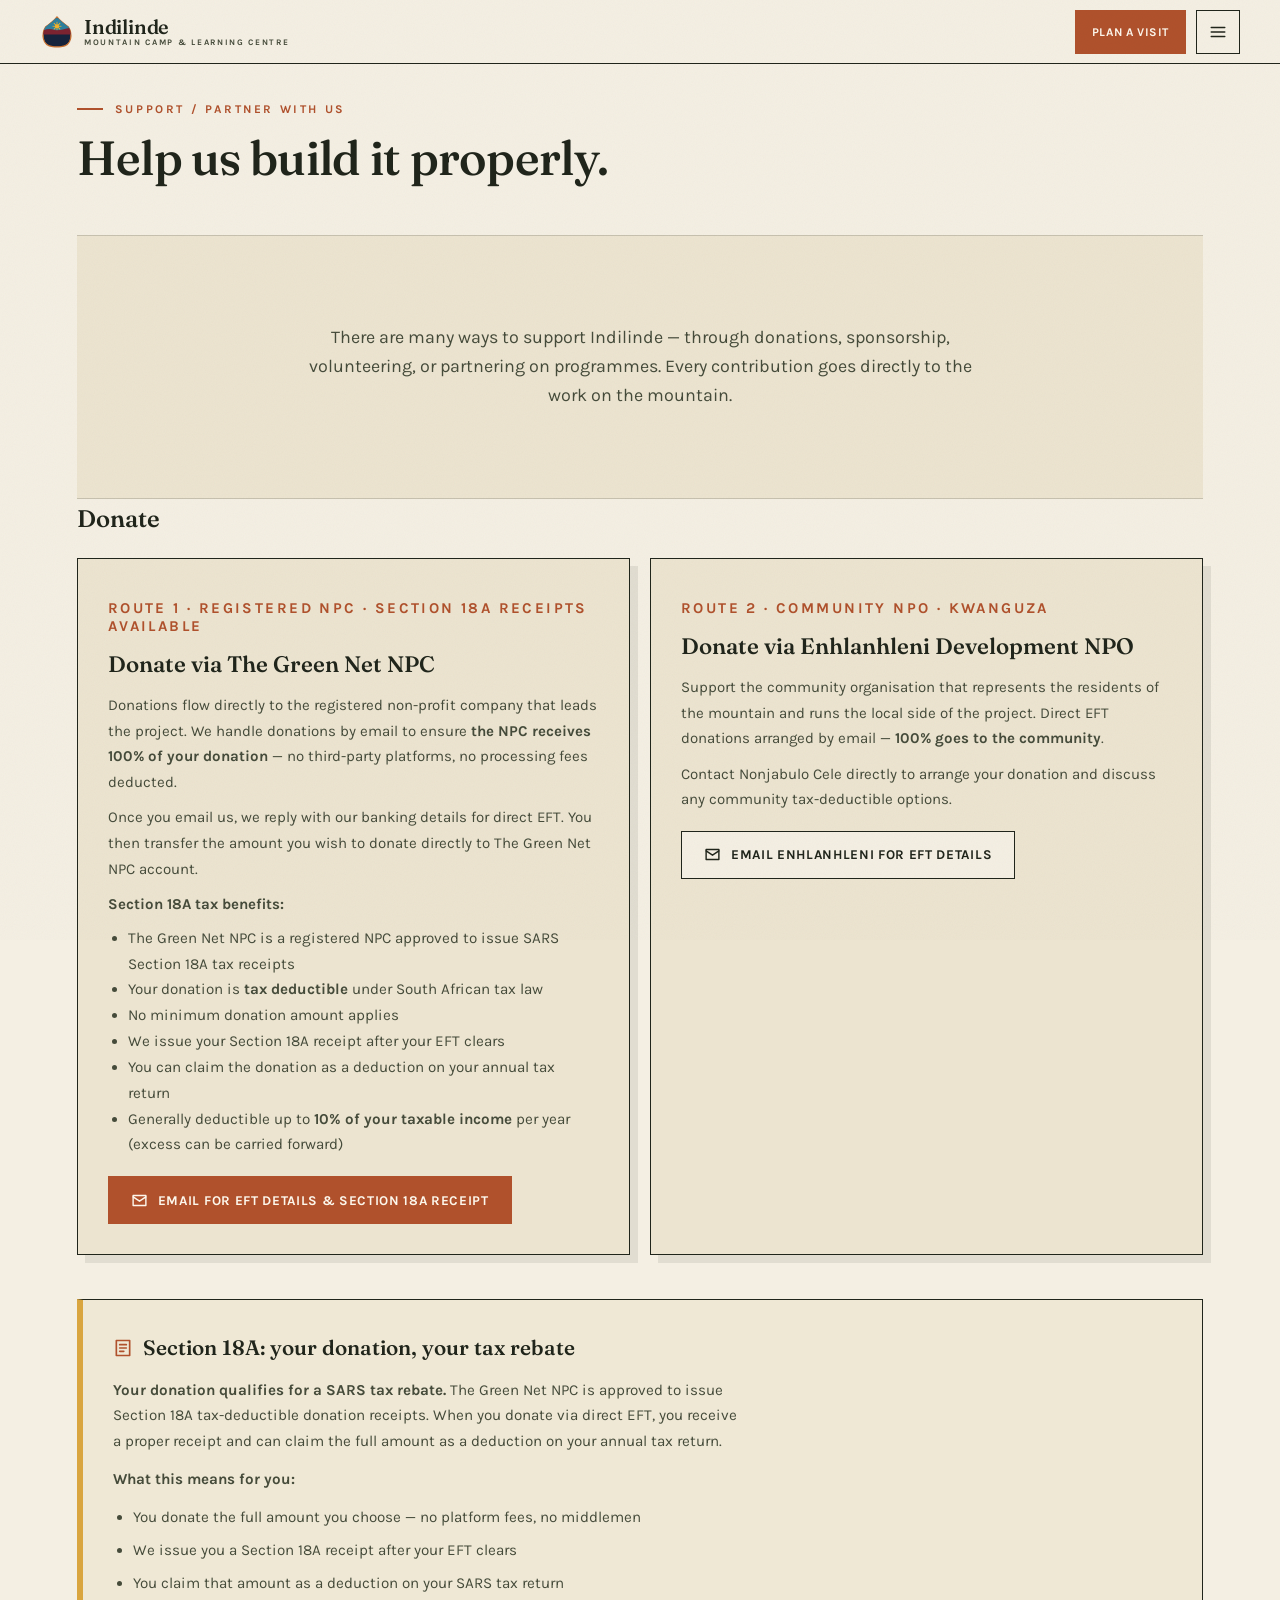
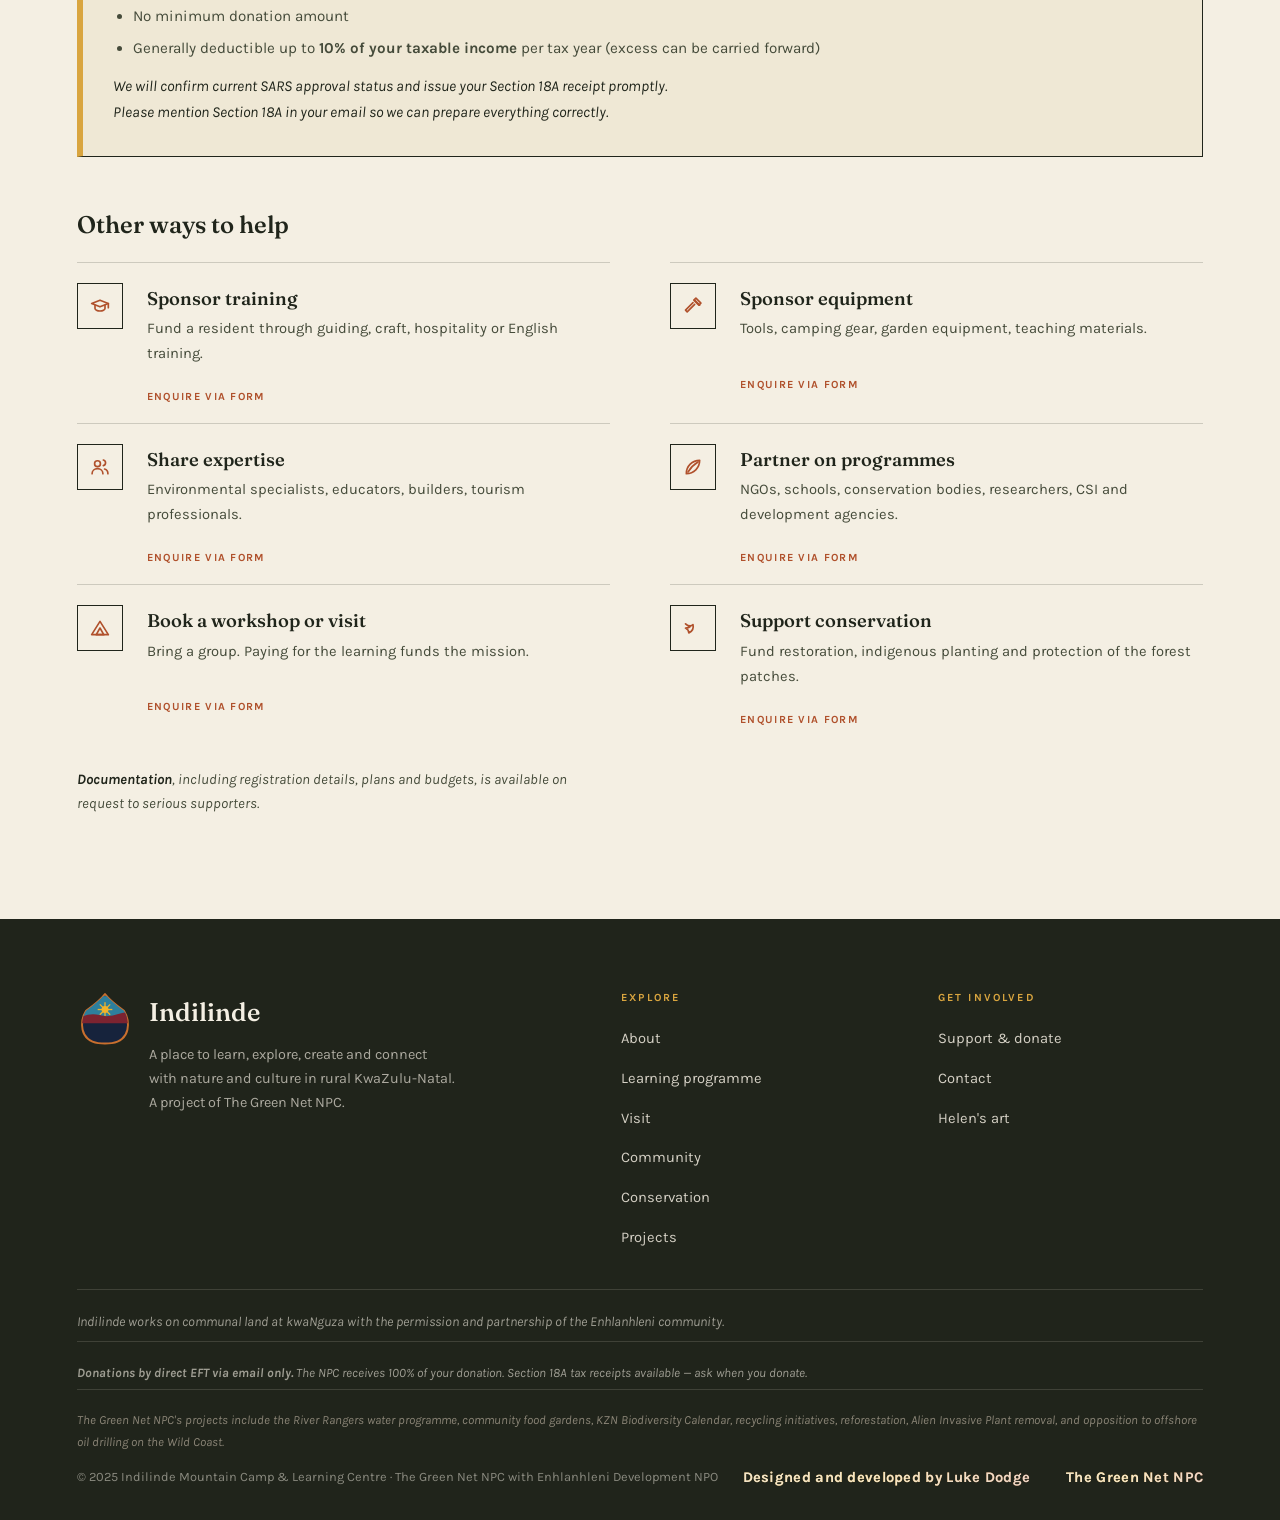
<file: support.html>
<!DOCTYPE html>
<html lang="en">
<head>
<meta charset="UTF-8">
<meta name="viewport" content="width=device-width, initial-scale=1.0, viewport-fit=cover">
<title>Support — Indilinde Mountain Camp & Learning Centre</title>
<meta name="description" content="Support Indilinde: donate via The Green Net NPC or Enhlanhleni Development NPO, sponsor training, volunteer or partner with us.">
<meta name="theme-color" content="#f4efe3">
<meta property="og:title" content="Support — Indilinde Mountain Camp & Learning Centre">
<meta property="og:description" content="Help us build it properly. Donate, sponsor, volunteer or partner.">
<meta property="og:type" content="website">
<meta property="og:url" content="https://indilinde.org.za/support.html">
<link rel="icon" href="data:image/svg+xml,%3Csvg xmlns='http://www.w3.org/2000/svg' viewBox='0 0 64 64'%3E%3Crect width='64' height='64' rx='12' fill='%2316233c'/%3E%3Ccircle cx='32' cy='26' r='9' fill='%23f2b32a'/%3E%3Cpath d='M8 44q12 -8 24 -2t24 2v12H8z' fill='%237c2330'/%3E%3Cpath d='M6 34 L32 8 58 34' fill='none' stroke='%23c96f2e' stroke-width='4'/%3E%3C/svg%3E">
<link rel="preconnect" href="https://fonts.googleapis.com">
<link rel="preconnect" href="https://fonts.gstatic.com" crossorigin>
<link href="https://fonts.googleapis.com/css2?family=Fraunces:ital,opsz,wght@0,9..144,300..700;1,9..144,300..700&family=Karla:ital,wght@0,200..800;1,200..800&display=swap" rel="stylesheet">
<link rel="stylesheet" href="css/main.css">
<script type="application/ld+json">
{
  "@context": "https://schema.org",
  "@type": "WebPage",
  "name": "Support — Indilinde",
  "url": "https://indilinde.org.za/support.html"
}
</script>
</head>
<body data-page="support">

<div class="loader" id="loader" role="status" aria-label="Loading Indilinde">
  <div class="loader-inner">
    <svg class="loader-logo" viewBox="0 0 260 260" aria-hidden="true"><use href="#logoMark"/></svg>
    <p class="loader-word">Indilinde &middot; The Long Mountain</p>
  </div>
</div>

<a class="skip" href="#main" id="skipLink">Skip to content</a>
<div class="grain" aria-hidden="true"></div>

<svg class="sprite" aria-hidden="true" xmlns="http://www.w3.org/2000/svg"><defs>
<clipPath id="lgClip"><path d="M130 14 C112 38 72 70 42 92 C27 116 20 150 26 180 C33 213 60 238 98 242 C119 244 141 244 162 242 C200 238 227 213 234 180 C240 150 233 116 218 92 C188 70 148 38 130 14 Z"/></clipPath>
<symbol id="logoMark" viewBox="0 0 260 260"><path class="lg-shape" d="M130 14 C112 38 72 70 42 92 C27 116 20 150 26 180 C33 213 60 238 98 242 C119 244 141 244 162 242 C200 238 227 213 234 180 C240 150 233 116 218 92 C188 70 148 38 130 14 Z"/><g clip-path="url(#lgClip)"><rect x="14" y="24" width="232" height="96" fill="#2d7f9d"/><g transform="translate(130 86)"><g class="lg-sun"><g class="lg-rays" fill="#f2b32a"><rect x="-3" y="-34" width="6" height="68"/><rect x="-3" y="-34" width="6" height="68" transform="rotate(45)"/><rect x="-3" y="-34" width="6" height="68" transform="rotate(90)"/><rect x="-3" y="-34" width="6" height="68" transform="rotate(135)"/></g><circle r="16" fill="#f2b32a"/></g></g><path d="M14 122 Q64 100 104 112 T196 106 T246 118 L246 150 14 150 Z" fill="#7c2330"/></g><text class="lg-txt lg-t1" x="130" y="156">INDILINDE</text><text class="lg-txt lg-t2" x="130" y="173">'THE LONG MOUNTAIN'</text><text class="lg-txt lg-t3" x="130" y="207">CAMP</text><text class="lg-txt lg-t4" x="130" y="231">@Nguza KZN</text></symbol>
<symbol id="logoMini" viewBox="0 0 260 260"><path d="M130 14 C112 38 72 70 42 92 C27 116 20 150 26 180 C33 213 60 238 98 242 C119 244 141 244 162 242 C200 238 227 213 234 180 C240 150 233 116 218 92 C188 70 148 38 130 14 Z" fill="#16233c" stroke="#c96f2e" stroke-width="9" stroke-linejoin="round"/><g clip-path="url(#lgClip)"><rect x="14" y="24" width="232" height="96" fill="#2d7f9d"/><g transform="translate(130 86)"><g fill="#f2b32a"><rect x="-3" y="-34" width="6" height="68"/><rect x="-3" y="-34" width="6" height="68" transform="rotate(45)"/><rect x="-3" y="-34" width="6" height="68" transform="rotate(90)"/><rect x="-3" y="-34" width="6" height="68" transform="rotate(135)"/></g><circle r="16" fill="#f2b32a"/></g><path d="M14 122 Q64 100 104 112 T196 106 T246 118 L246 150 14 150 Z" fill="#7c2330"/></g></symbol>
<symbol id="i-menu" viewBox="0 0 24 24"><path d="M3 6h18M3 12h18M3 18h18"/></symbol>
<symbol id="i-x" viewBox="0 0 24 24"><path d="M5 5l14 14M19 5L5 19"/></symbol>
<symbol id="i-plus" viewBox="0 0 24 24"><path d="M12 5v14M5 12h14"/></symbol>
<symbol id="i-minus" viewBox="0 0 24 24"><path d="M5 12h14"/></symbol>
<symbol id="i-reset" viewBox="0 0 24 24"><path d="M3 12a9 9 0 1 0 2.6-6.4L3 8"/><path d="M3 3v5h5"/></symbol>
<symbol id="i-sun" viewBox="0 0 24 24"><circle cx="12" cy="12" r="4"/><path d="M12 2v2M12 20v2M2 12h2M20 12h2M4.9 4.9l1.4 1.4M17.7 17.7l1.4 1.4M19.1 4.9l-1.4 1.4M6.3 17.7l-1.4 1.4"/></symbol>
<symbol id="i-flag" viewBox="0 0 24 24"><path d="M5 21V4"/><path d="M5 4h11l-2.5 3.5L16 11H5"/></symbol>
<symbol id="i-out" viewBox="0 0 24 24"><path d="M7 17L17 7M8 7h9v9"/></symbol>
<symbol id="i-mail" viewBox="0 0 24 24"><rect x="3" y="5" width="18" height="14"/><path d="M3 7l9 6 9-6"/></symbol>
<symbol id="i-phone" viewBox="0 0 24 24"><path d="M6 3h3l1.5 4.5-2 1.5a12.5 12.5 0 0 0 6.5 6.5l1.5-2L21 15v3a2 2 0 0 1-2.2 2A17 17 0 0 1 4 6.2 2 2 0 0 1 6 4z"/></symbol>
<symbol id="i-ext" viewBox="0 0 24 24"><path d="M14 4h6v6M20 4L10 14"/><path d="M18 13v7H4V6h7"/></symbol>
<symbol id="i-pin" viewBox="0 0 24 24"><path d="M12 21s-7-6-7-11a7 7 0 0 1 14 0c0 5-7 11-7 11z"/><circle cx="12" cy="10" r="2.5"/></symbol>
<symbol id="i-copy" viewBox="0 0 24 24"><rect x="9" y="9" width="11" height="11"/><path d="M5 15V4h11"/></symbol>
<symbol id="i-check" viewBox="0 0 24 24"><path d="M4 12l5 5L20 7"/></symbol>
<symbol id="i-cap" viewBox="0 0 24 24"><path d="M2 9l10-4 10 4-10 4z"/><path d="M6 11v4c0 1.5 2.7 3 6 3s6-1.5 6-3v-4"/><path d="M22 9v5"/></symbol>
<symbol id="i-hammer" viewBox="0 0 24 24"><path d="M14 5l6 6"/><path d="M15.5 2.5L21.5 8.5 19 11l-6-6z"/><path d="M12 8L3 17l2 2 9-9"/></symbol>
<symbol id="i-users" viewBox="0 0 24 24"><circle cx="9" cy="8" r="3.5"/><path d="M2.5 20c0-3.6 2.9-6 6.5-6s6.5 2.4 6.5 6"/><path d="M16 3.6a3.5 3.5 0 0 1 0 6.8M17.5 14.4c2.4.7 4 2.7 4 5.6"/></symbol>
<symbol id="i-leaf" viewBox="0 0 24 24"><path d="M20 4C11 4 4 11 4 20c9 0 16-7 16-16z"/><path d="M6 18C9 13 13 9 18 6"/></symbol>
<symbol id="i-tent" viewBox="0 0 24 24"><path d="M12 4L2 20h20L12 4z"/><path d="M12 12l-4.5 8h9L12 12z"/></symbol>
<symbol id="i-sprout" viewBox="0 0 24 24"><path d="M12 21v-7"/><path d="M12 14c0-4 3-7 8-7 0 4-3 7-8 7z"/><path d="M12 14c0-3-2.5-5-6-5 0 3 2.5 5 6 5z"/></symbol>
<symbol id="i-bird" viewBox="0 0 24 24"><path d="M3 7c4 3 7 3 9 1 1 4-1 8-5 10 0-3-2-5-4-6 3 0 5-1 6-2-2 0-4-1-6-3z"/></symbol>
<symbol id="i-tax" viewBox="0 0 24 24"><rect x="4" y="3" width="16" height="18"/><path d="M8 8h8M8 12h8M8 16h5"/></symbol>
<symbol id="i-send" viewBox="0 0 24 24"><path d="M22 2L11 13"/><path d="M22 2l-7 20-4-9-9-4z"/></symbol>
<g id="cloudG"><ellipse cx="0" cy="0" rx="36" ry="12" fill="#fff" opacity=".95"/><ellipse cx="-22" cy="4" rx="20" ry="9" fill="#fff" opacity=".9"/><ellipse cx="20" cy="3" rx="25" ry="10" fill="#fff" opacity=".9"/></g>
<g id="birdG"><path d="M-6 0q3 -5 6 0q3 -5 6 0" stroke="#2a2f24" fill="none" stroke-width="1.6" stroke-linecap="round"/></g>
<g id="treeR"><path d="M-1.5 0h3l-1 -12h-1z" class="c-trunk"/><circle cx="0" cy="-17" r="8" class="c-fol2"/><circle cx="-5" cy="-13" r="5" class="c-fol3"/></g>
<g id="treeA"><path d="M-2 0L-.5 -13h1L2 0z" class="c-trunk"/><path d="M0 -13l-8 -4M0 -13l8 -4M0 -13v-6" class="c-trunk" fill="none" stroke-width="1.4"/><ellipse cx="0" cy="-22" rx="16" ry="4.6" class="c-fol2"/><ellipse cx="0" cy="-19" rx="11" ry="3.4" class="c-fol3"/></g>
<g id="aloe"><path d="M-4 0l4 -9 4 9z" fill="#40795d"/><path d="M-.8 -9v-5h1.6v5z" fill="#5f8f5a"/><circle cx="0" cy="-15.5" r="2" fill="#c2571f"/></g>
<g id="maize"><path d="M0 0L-2 -7 0 -11 2 -7z" class="c-fol3"/></g>
<g id="person"><circle cx="0" cy="-30" r="5.2" fill="#8a5a3b"/><path d="M-5.2 -30a5.2 5.2 0 0 1 10.4 0" fill="#1d150e"/><rect x="-4" y="-25" width="8" height="16" rx="3" fill="currentColor"/><rect x="-3.6" y="-9" width="2.8" height="9" fill="#39414f"/><rect x=".8" y="-9" width="2.8" height="9" fill="#39414f"/></g>
<g id="personB"><use href="#person" transform="rotate(38 0 -4)"/></g>
<g id="rondavel"><rect x="-13" y="-15" width="26" height="15" fill="#d8c096"/><path d="M-17 -14L0 -33 17 -14z" fill="#a67c3e"/><rect x="-3" y="-8" width="6" height="8" fill="#3a2c1c"/></g>
<g id="beehive"><path d="M-11 0a11 11 0 0 1 22 0z" fill="#b0914f"/><path d="M-6 -8.5a6 6 0 0 1 12 0" fill="#a67c3e" opacity=".5"/><rect x="-2.6" y="-5.5" width="5.2" height="5.5" fill="#3a2c1c"/></g>
<g id="tentS"><path d="M-11 0L0 -14 11 0z" fill="#55704d"/><path d="M-4 0L0 -7 4 0z" fill="#2f3f2b"/></g>
<g id="solarP"><path d="M-8 -7L8 -7 5 3 -5 3z" fill="#24344f" stroke="#9aa3a8" stroke-width=".9"/><path d="M-4 -2h9M-6 -4.5h12" stroke="#3d5a80" stroke-width=".8"/><path d="M-4 3v4M4 3v4" stroke="#6d675c" stroke-width="1.3"/></g>
<g id="tankS"><rect x="-6" y="-15" width="12" height="10" rx="1" fill="#9aa3a8"/><path d="M-6 -15l6 -3 6 3z" fill="#7d868b"/><path d="M-4.5 -5l-1.5 5M4.5 -5l1.5 5M0 -5v5" stroke="#6d675c" stroke-width="1.3"/></g>
<g id="bakkieS"><rect x="-16" y="-8" width="17" height="8" fill="#3c5a31"/><rect x="-16" y="-9.4" width="17" height="1.6" fill="#2c4425"/><path d="M2 -10h7l5 5v5H2z" fill="#3c5a31"/><path d="M4 -9h4.4l3.2 4H4z" fill="#45565f"/><rect x="14" y="-6" width="7" height="6" fill="#3c5a31"/><circle cx="-9" cy="0" r="3.6" fill="#191b1d"/><circle cx="-9" cy="0" r="1.4" fill="#8d9298"/><circle cx="12" cy="0" r="3.6" fill="#191b1d"/><circle cx="12" cy="0" r="1.4" fill="#8d9298"/></g>
<g id="tractorS"><circle cx="-8" cy="-4.5" r="6" fill="#191b1d"/><circle cx="-8" cy="-4.5" r="2.6" fill="#d9a53f"/><circle cx="10" cy="-2.6" r="3.6" fill="#191b1d"/><circle cx="10" cy="-2.6" r="1.4" fill="#8d9298"/><rect x="-6" y="-10" width="11" height="6" fill="#3c5a31"/><rect x="-6" y="-13" width="3" height="4" fill="#23282c"/><rect x="3.6" y="-13.6" width="1.6" height="4.4" fill="#23282c"/><rect x="5" y="-7.6" width="8" height="4.4" fill="#3c5a31"/></g>
<g id="trailerS"><rect x="-9" y="-9" width="18" height="6" fill="#4a4f46"/><rect x="-9" y="-3.4" width="18" height="2" fill="#23282c"/><rect x="-7" y="-12" width="5" height="3" fill="#4a7031"/><rect x="-1" y="-13" width="5" height="4" fill="#4a7031"/><rect x="4.4" y="-11.6" width="4" height="2.6" fill="#4a7031"/><circle cx="-5" cy="0" r="2.6" fill="#191b1d"/><circle cx="5" cy="0" r="2.6" fill="#191b1d"/></g>
<g id="planboardS"><path d="M-7 0L-4 -18M7 0L4 -18" stroke="#6b4a2f" stroke-width="1.6"/><rect x="-12" y="-30" width="24" height="13" fill="#f6f1e2" stroke="#6b4a2f" stroke-width="1" transform="rotate(-4)"/><path d="M-7 -20h14M-7 -22.5h9" stroke="#b0512c" stroke-width=".9" transform="rotate(-4)"/><circle cx="-3" cy="-26" r="1.6" fill="none" stroke="#2f3a2c" stroke-width=".8"/><circle cx="3" cy="-25" r="1.6" fill="none" stroke="#2f3a2c" stroke-width=".8"/></g>
<g id="shelterS"><path d="M-14 -13L0 -21 14 -13z" fill="#a67c3e"/><rect x="-12" y="-13" width="2.4" height="13" fill="#6b4a2f"/><rect x="9.6" y="-13" width="2.4" height="13" fill="#6b4a2f"/><rect x="-12" y="-1.6" width="24" height="1.6" fill="#8a6b43"/></g>
<g id="rotorS"><rect x="-1" y="-9" width="2" height="9" fill="#d8d3c0"/><rect x="-1" y="-9" width="2" height="9" fill="#d8d3c0" transform="rotate(90)"/><rect x="-1" y="-9" width="2" height="9" fill="#d8d3c0" transform="rotate(180)"/><rect x="-1" y="-9" width="2" height="9" fill="#d8d3c0" transform="rotate(270)"/><circle r="1.6" fill="#7d868b"/></g>
<g id="signS"><rect x="-1.4" y="-16" width="2.8" height="16" fill="#6b4a2f"/><rect x="-7" y="-19" width="16" height="6" fill="#8a6b43" transform="rotate(-4)"/></g>
<g id="ablutionS"><rect x="-11" y="-12" width="22" height="12" fill="#b7b1a2"/><rect x="-12" y="-13.6" width="24" height="2.6" fill="#6d675c"/><rect x="-2.4" y="-8" width="4.8" height="8" fill="#3a2c1c"/><path d="M14 0l6 -9 6 9z" fill="#c2a878"/></g>
<g id="bedS"><rect x="-22" y="-5" width="44" height="5" fill="#6b4a2f"/><rect x="-20" y="-4" width="40" height="3" class="c-soil"/><circle cx="-13" cy="-5.6" r="1.7" fill="currentColor"/><circle cx="-4" cy="-5.6" r="1.7" fill="currentColor"/><circle cx="5" cy="-5.6" r="1.7" fill="currentColor"/><circle cx="14" cy="-5.6" r="1.7" fill="currentColor"/></g>
<g id="tunnelS"><path d="M-15 0a15 11 0 0 1 30 0z" fill="#e8e4d4" opacity=".55" stroke="#8d8676" stroke-width="1.3"/><circle cx="-6" cy="-2" r="1.8" class="c-fol3"/><circle cx="1" cy="-3.4" r="1.8" class="c-fol3"/><circle cx="8" cy="-2" r="1.8" class="c-fol3"/></g>
<g id="summitS"><ellipse cx="0" cy="-2" rx="7" ry="2.6" fill="#7d766a"/><ellipse cx="0" cy="-6" rx="5" ry="2.2" fill="#8d8676"/><ellipse cx="0" cy="-9.4" rx="3.2" ry="1.8" fill="#7d766a"/><path d="M6 -2V-24" stroke="#6b4a2f" stroke-width="1.8"/><path d="M6 -24l10 3.4-10 3.4z" fill="#b0512c"/></g>
<g id="windmillS"><path d="M-6 0L-1.6 -34h3.2L6 0z" fill="#7d868b"/><path d="M-4.4 -10h8.8M-3.4 -20h6.8" stroke="#6d675c" stroke-width="1.2"/><path d="M1.6 -34l9 -4.4v8.8z" fill="#b0512c"/><g transform="translate(0 -34)"><use href="#rotorS" class="spinw" transform="scale(1.15)"/></g></g>
</defs></svg>

<header class="nav" id="nav">
  <a class="brand" href="index.html">
    <svg class="brand-mark" viewBox="0 0 260 260" aria-hidden="true"><use href="#logoMini"/></svg>
    <span class="brand-txt"><b>Indilinde</b><span>Mountain Camp &amp; Learning Centre</span></span>
  </a>
  <ul class="nav-links">
    <li><a href="index.html">Home</a></li>
    <li><a href="about.html">About</a></li>
    <li><a href="learn.html">Learn</a></li>
    <li><a href="visit.html">Visit</a></li>
    <li><a href="community.html">Community</a></li>
    <li><a href="conservation.html">Conservation</a></li>
    <li><a href="projects.html">Projects</a></li>
    <li><a href="support.html" class="active">Support us</a></li>
    <li><a href="contact.html">Contact</a></li>
  </ul>
  <div class="nav-cta">
    <a class="btn clay small" href="contact.html" data-topic="Booking a visit, workshop or camp">Plan a visit</a>
    <button class="icon-btn burger" id="menuBtn" aria-label="Open menu"><svg class="ic"><use href="#i-menu"/></svg></button>
  </div>
</header>

<div class="menu" id="menu" aria-hidden="true">
  <div class="menu-top">
    <a class="brand" href="index.html">
      <svg class="brand-mark" viewBox="0 0 260 260" aria-hidden="true"><use href="#logoMini"/></svg>
      <span class="brand-txt"><b>Indilinde</b><span>Mountain Camp &amp; Learning Centre</span></span>
    </a>
    <button class="icon-btn" id="menuClose" aria-label="Close menu"><svg class="ic"><use href="#i-x"/></svg></button>
  </div>
  <nav>
    <a href="index.html"><i>00</i> Home</a>
    <a href="about.html"><i>01</i> About</a>
    <a href="learn.html"><i>02</i> Learn</a>
    <a href="visit.html"><i>03</i> Visit</a>
    <a href="community.html"><i>04</i> Community</a>
    <a href="conservation.html"><i>05</i> Conservation</a>
    <a href="projects.html"><i>06</i> Projects</a>
    <a href="support.html" class="active"><i>07</i> Support us</a>
    <a href="contact.html"><i>08</i> Contact</a>
  </nav>
  <p class="menu-foot">kwaNguza · Umzumbe · KwaZulu-Natal · A project of The Green Net NPC</p>
</div>
<div class="menu-backdrop" id="menuBackdrop"></div>

<main id="main">

<!-- ============ SUPPORT ============ -->
<section id="support">
  <div class="wrap">
    <header class="sec-head reveal">
      <p class="overline">Support / partner with us</p>
      <h2>Help us build it properly.</h2>
    </header>
    <section class="site-summary reveal">
      <div class="wrap">
        <p class="sum-lead">There are many ways to support Indilinde — through donations, sponsorship, volunteering, or partnering on programmes. Every contribution goes directly to the work on the mountain.</p>
      </div>
    </section>

    <h3 class="reveal" style="font-size:1.5rem;margin-bottom:18px">Donate</h3>
    <div class="donate-grid reveal">
      <div class="donate">
        <p class="org-tag">Route 1 · Registered NPC · Section 18A receipts available</p>
        <h3 style="font-size:1.4rem">Donate via The Green Net NPC</h3>
        <p>Donations flow directly to the registered non-profit company that leads the project. We handle donations by email to ensure <b>the NPC receives 100% of your donation</b> — no third-party platforms, no processing fees deducted.</p>
        <p>Once you email us, we reply with our banking details for direct EFT. You then transfer the amount you wish to donate directly to The Green Net NPC account.</p>
        <p><b>Section 18A tax benefits:</b></p>
        <ul style="font-size:.95rem;color:var(--ink-soft);margin:8px 0 0 20px">
          <li>The Green Net NPC is a registered NPC approved to issue SARS Section 18A tax receipts</li>
          <li>Your donation is <b>tax deductible</b> under South African tax law</li>
          <li>No minimum donation amount applies</li>
          <li>We issue your Section 18A receipt after your EFT clears</li>
          <li>You can claim the donation as a deduction on your annual tax return</li>
          <li>Generally deductible up to <b>10% of your taxable income</b> per year (excess can be carried forward)</li>
        </ul>
        <div class="d-actions">
          <a class="btn clay" href="mailto:hello@indilinde.org.za?subject=Donation%20to%20Indilinde%20%28Section%2018A%29&amp;body=Hello%2C%0D%0A%0D%0AI%20would%20like%20to%20make%20a%20donation%20to%20Indilinde%20through%20The%20Green%20Net%20NPC.%0D%0A%0D%0APlease%20send%20me%20your%20banking%20details%20for%20direct%20EFT%20and%20confirm%20that%20you%20can%20issue%20a%20Section%2018A%20tax%20receipt.%0D%0A%0D%0AName%3A%0D%0AAmount%20%28optional%29%3A%0D%0A%0D%0ASiyabonga!"><svg class="ic"><use href="#i-mail"/></svg> Email for EFT details &amp; Section 18A receipt</a>
        </div>
      </div>
      <div class="donate">
        <p class="org-tag">Route 2 · Community NPO · kwaNguza</p>
        <h3 style="font-size:1.4rem">Donate via Enhlanhleni Development NPO</h3>
        <p>Support the community organisation that represents the residents of the mountain and runs the local side of the project. Direct EFT donations arranged by email — <b>100% goes to the community</b>.</p>
        <p>Contact Nonjabulo Cele directly to arrange your donation and discuss any community tax-deductible options.</p>
        <div class="d-actions">
          <a class="btn ghost" href="mailto:enhlanhleni@indilinde.org.za?subject=Donation%20to%20Indilinde%20via%20Enhlanhleni%20Development%20NPO&amp;body=Hello%20Nonjabulo%2C%0D%0A%0D%0AI%20would%20like%20to%20make%20a%20donation%20to%20Indilinde.%20Please%20send%20me%20your%20banking%20details%20for%20direct%20EFT.%0D%0A%0D%0AName%3A%0D%0AAmount%20%28optional%29%3A%0D%0A%0D%0ASiyabonga!"><svg class="ic"><use href="#i-mail"/></svg> Email Enhlanhleni for EFT details</a>
         </div>
       </div>
     </div>

    <div class="tax reveal">
      <h3><svg class="ic"><use href="#i-tax"/></svg> Section 18A: your donation, your tax rebate</h3>
      <p><b>Your donation qualifies for a SARS tax rebate.</b> The Green Net NPC is approved to issue Section 18A tax-deductible donation receipts. When you donate via direct EFT, you receive a proper receipt and can claim the full amount as a deduction on your annual tax return.</p>
      <p><b>What this means for you:</b></p>
      <ul>
        <li>You donate the full amount you choose — no platform fees, no middlemen</li>
        <li>We issue you a Section 18A receipt after your EFT clears</li>
        <li>You claim that amount as a deduction on your SARS tax return</li>
        <li>No minimum donation amount</li>
        <li>Generally deductible up to <b>10% of your taxable income</b> per tax year (excess can be carried forward)</li>
      </ul>
      <p class="tax-close">We will confirm current SARS approval status and issue your Section 18A receipt promptly. Please mention Section 18A in your email so we can prepare everything correctly.</p>
    </div>

    <h3 class="reveal" style="font-size:1.5rem;margin-bottom:8px">Other ways to help</h3>
    <div class="sgrid reveal" style="margin-top:16px">
      <a class="srow" href="contact.html" data-topic="Sponsoring training"><span class="icb"><svg class="ic"><use href="#i-cap"/></svg></span><span><b>Sponsor training</b><p>Fund a resident through guiding, craft, hospitality or English training.</p></span><span class="go">Enquire via form</span></a>
      <a class="srow" href="contact.html" data-topic="Sponsoring equipment"><span class="icb"><svg class="ic"><use href="#i-hammer"/></svg></span><span><b>Sponsor equipment</b><p>Tools, camping gear, garden equipment, teaching materials.</p></span><span class="go">Enquire via form</span></a>
      <a class="srow" href="contact.html" data-topic="Volunteering or sharing expertise"><span class="icb"><svg class="ic"><use href="#i-users"/></svg></span><span><b>Share expertise</b><p>Environmental specialists, educators, builders, tourism professionals.</p></span><span class="go">Enquire via form</span></a>
      <a class="srow" href="contact.html" data-topic="Partnering on programmes"><span class="icb"><svg class="ic"><use href="#i-leaf"/></svg></span><span><b>Partner on programmes</b><p>NGOs, schools, conservation bodies, researchers, CSI and development agencies.</p></span><span class="go">Enquire via form</span></a>
      <a class="srow" href="contact.html" data-topic="Booking a visit, workshop or camp"><span class="icb"><svg class="ic"><use href="#i-tent"/></svg></span><span><b>Book a workshop or visit</b><p>Bring a group. Paying for the learning funds the mission.</p></span><span class="go">Enquire via form</span></a>
      <a class="srow" href="contact.html" data-topic="Supporting conservation"><span class="icb"><svg class="ic"><use href="#i-bird"/></svg></span><span><b>Support conservation</b><p>Fund restoration, indigenous planting and protection of the forest patches.</p></span><span class="go">Enquire via form</span></a>
    </div>
    <p class="supp-fine reveal"><b>Documentation</b>, including registration details, plans and budgets, is available on request to serious supporters.</p>
  </div>
</section>

</main>

<footer class="foot">
  <div class="foot-grid">
    <div class="foot-brand">
      <svg class="foot-mark" viewBox="0 0 260 260" aria-hidden="true"><use href="#logoMini"/></svg>
      <div>
        <b>Indilinde</b>
        <p>A place to learn, explore, create and connect with nature and culture in rural KwaZulu-Natal. A project of The Green Net NPC.</p>
      </div>
    </div>
    <div>
      <h4>Explore</h4>
      <ul>
        <li><a href="about.html">About</a></li>
        <li><a href="learn.html">Learning programme</a></li>
        <li><a href="visit.html">Visit</a></li>
        <li><a href="community.html">Community</a></li>
        <li><a href="conservation.html">Conservation</a></li>
        <li><a href="projects.html">Projects</a></li>
      </ul>
    </div>
    <div>
      <h4>Get involved</h4>
      <ul>
        <li><a href="support.html">Support &amp; donate</a></li>
        <li><a href="contact.html">Contact</a></li>
        <li><a href="https://helendodge.co.za" target="_blank" rel="noopener noreferrer">Helen's art</a></li>
      </ul>
    </div>
  </div>
  <p class="foot-ack">Indilinde works on communal land at kwaNguza with the permission and partnership of the Enhlanhleni community.</p>
  <p class="foot-ack" style="margin-top:8px;font-size:.8rem"><b>Donations by direct EFT via email only.</b> The NPC receives 100% of your donation. Section 18A tax receipts available — ask when you donate.</p>
  <p class="foot-ack" style="margin-top:6px;font-size:.78rem;color:var(--stone)">The Green Net NPC's projects include the River Rangers water programme, community food gardens, KZN Biodiversity Calendar, recycling initiatives, reforestation, Alien Invasive Plant removal, and opposition to offshore oil drilling on the Wild Coast.</p>
  <div class="foot-base">
    <span>© 2025 Indilinde Mountain Camp &amp; Learning Centre · The Green Net NPC with Enhlanhleni Development NPO</span>
    <a class="credit" href="https://github.com/TechNomadTalks" target="_blank" rel="noopener noreferrer">Designed and developed by Luke Dodge</a>
    <a class="credit" href="https://www.thegreennet.org.za" target="_blank" rel="noopener noreferrer" style="margin-left:12px">The Green Net NPC</a>
  </div>
</footer>

<div class="toast" id="toast" role="status"><svg class="ic"><use href="#i-check"/></svg><span id="toastMsg"></span></div>

<button class="back-top" id="backTop" aria-label="Back to top"><svg class="ic"><use href="#i-flag"/></svg></button>

<script defer src="js/main.js"></script>
</body>
</html>
</file>
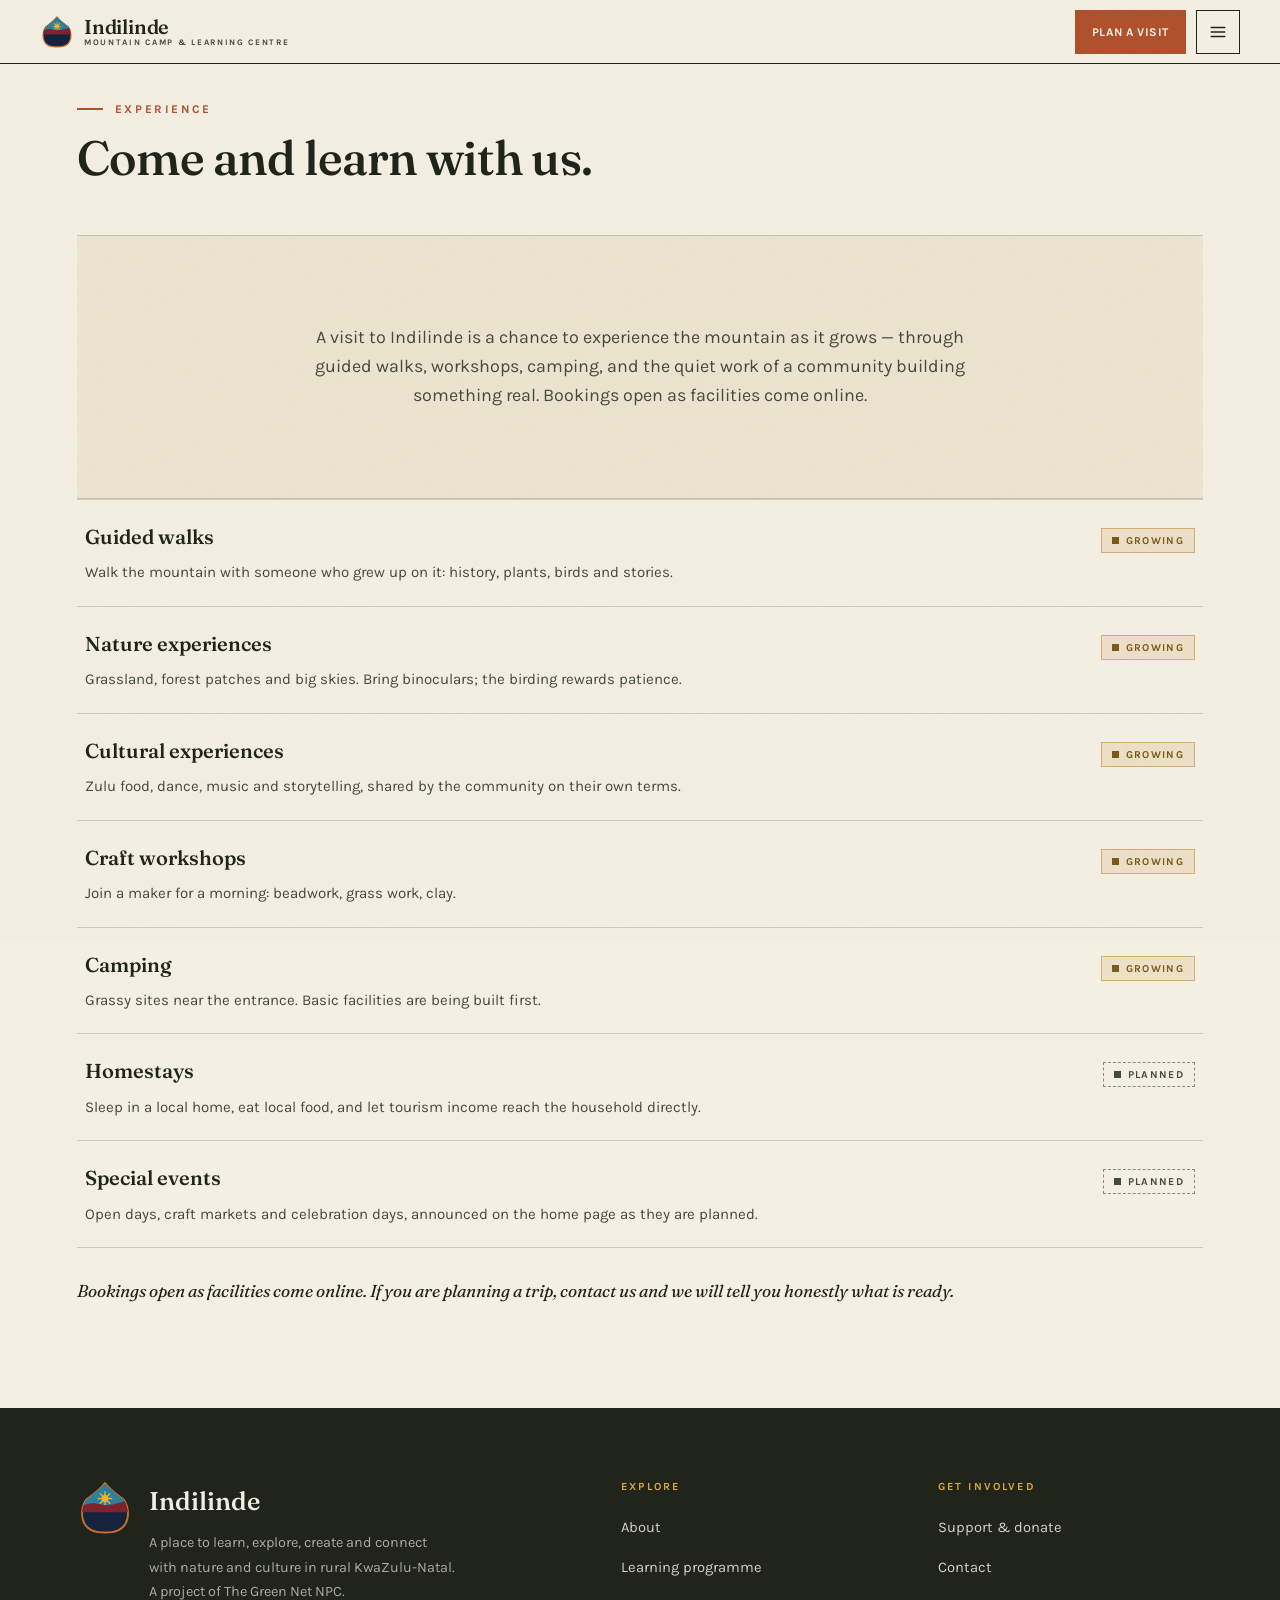
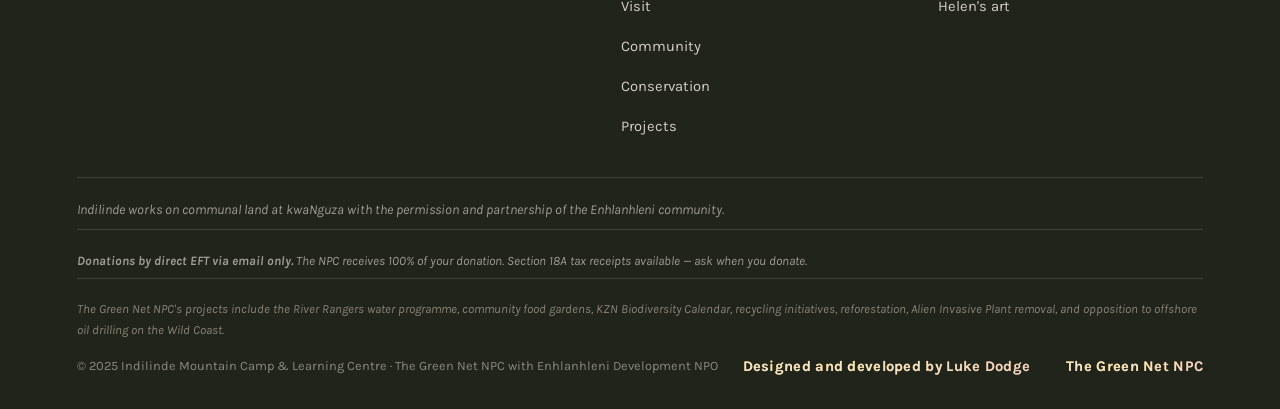
<file: visit.html>
<!DOCTYPE html>
<html lang="en">
<head>
<meta charset="UTF-8">
<meta name="viewport" content="width=device-width, initial-scale=1.0, viewport-fit=cover">
<title>Visit — Indilinde Mountain Camp & Learning Centre</title>
<meta name="description" content="Visit Indilinde: guided walks, cultural experiences, craft workshops, camping and homestays at kwaNguza, Umzumbe, KwaZulu-Natal.">
<meta name="theme-color" content="#f4efe3">
<meta property="og:title" content="Visit — Indilinde Mountain Camp & Learning Centre">
<meta property="og:description" content="Guided walks, cultural experiences, craft workshops, camping and homestays at kwaNguza, Umzumbe, KwaZulu-Natal.">
<meta property="og:type" content="website">
<meta property="og:url" content="https://indilinde.org.za/visit.html">
<link rel="icon" href="data:image/svg+xml,%3Csvg xmlns='http://www.w3.org/2000/svg' viewBox='0 0 64 64'%3E%3Crect width='64' height='64' rx='12' fill='%2316233c'/%3E%3Ccircle cx='32' cy='26' r='9' fill='%23f2b32a'/%3E%3Cpath d='M8 44q12 -8 24 -2t24 2v12H8z' fill='%237c2330'/%3E%3Cpath d='M6 34 L32 8 58 34' fill='none' stroke='%23c96f2e' stroke-width='4'/%3E%3C/svg%3E">
<link rel="preconnect" href="https://fonts.googleapis.com">
<link rel="preconnect" href="https://fonts.gstatic.com" crossorigin>
<link href="https://fonts.googleapis.com/css2?family=Fraunces:ital,opsz,wght@0,9..144,300..700;1,9..144,300..700&family=Karla:ital,wght@0,200..800;1,200..800&display=swap" rel="stylesheet">
<link rel="stylesheet" href="css/main.css">
<script type="application/ld+json">
{
  "@context": "https://schema.org",
  "@type": "WebPage",
  "name": "Visit — Indilinde",
  "url": "https://indilinde.org.za/visit.html"
}
</script>
</head>
<body data-page="visit">

<div class="loader" id="loader" role="status" aria-label="Loading Indilinde">
  <div class="loader-inner">
    <svg class="loader-logo" viewBox="0 0 260 260" aria-hidden="true"><use href="#logoMark"/></svg>
    <p class="loader-word">Indilinde &middot; The Long Mountain</p>
  </div>
</div>

<a class="skip" href="#main" id="skipLink">Skip to content</a>
<div class="grain" aria-hidden="true"></div>

<svg class="sprite" aria-hidden="true" xmlns="http://www.w3.org/2000/svg"><defs>
<clipPath id="lgClip"><path d="M130 14 C112 38 72 70 42 92 C27 116 20 150 26 180 C33 213 60 238 98 242 C119 244 141 244 162 242 C200 238 227 213 234 180 C240 150 233 116 218 92 C188 70 148 38 130 14 Z"/></clipPath>
<symbol id="logoMark" viewBox="0 0 260 260"><path class="lg-shape" d="M130 14 C112 38 72 70 42 92 C27 116 20 150 26 180 C33 213 60 238 98 242 C119 244 141 244 162 242 C200 238 227 213 234 180 C240 150 233 116 218 92 C188 70 148 38 130 14 Z"/><g clip-path="url(#lgClip)"><rect x="14" y="24" width="232" height="96" fill="#2d7f9d"/><g transform="translate(130 86)"><g class="lg-sun"><g class="lg-rays" fill="#f2b32a"><rect x="-3" y="-34" width="6" height="68"/><rect x="-3" y="-34" width="6" height="68" transform="rotate(45)"/><rect x="-3" y="-34" width="6" height="68" transform="rotate(90)"/><rect x="-3" y="-34" width="6" height="68" transform="rotate(135)"/></g><circle r="16" fill="#f2b32a"/></g></g><path d="M14 122 Q64 100 104 112 T196 106 T246 118 L246 150 14 150 Z" fill="#7c2330"/></g><text class="lg-txt lg-t1" x="130" y="156">INDILINDE</text><text class="lg-txt lg-t2" x="130" y="173">'THE LONG MOUNTAIN'</text><text class="lg-txt lg-t3" x="130" y="207">CAMP</text><text class="lg-txt lg-t4" x="130" y="231">@Nguza KZN</text></symbol>
<symbol id="logoMini" viewBox="0 0 260 260"><path d="M130 14 C112 38 72 70 42 92 C27 116 20 150 26 180 C33 213 60 238 98 242 C119 244 141 244 162 242 C200 238 227 213 234 180 C240 150 233 116 218 92 C188 70 148 38 130 14 Z" fill="#16233c" stroke="#c96f2e" stroke-width="9" stroke-linejoin="round"/><g clip-path="url(#lgClip)"><rect x="14" y="24" width="232" height="96" fill="#2d7f9d"/><g transform="translate(130 86)"><g fill="#f2b32a"><rect x="-3" y="-34" width="6" height="68"/><rect x="-3" y="-34" width="6" height="68" transform="rotate(45)"/><rect x="-3" y="-34" width="6" height="68" transform="rotate(90)"/><rect x="-3" y="-34" width="6" height="68" transform="rotate(135)"/></g><circle r="16" fill="#f2b32a"/></g><path d="M14 122 Q64 100 104 112 T196 106 T246 118 L246 150 14 150 Z" fill="#7c2330"/></g></symbol>
<symbol id="i-menu" viewBox="0 0 24 24"><path d="M3 6h18M3 12h18M3 18h18"/></symbol>
<symbol id="i-x" viewBox="0 0 24 24"><path d="M5 5l14 14M19 5L5 19"/></symbol>
<symbol id="i-plus" viewBox="0 0 24 24"><path d="M12 5v14M5 12h14"/></symbol>
<symbol id="i-minus" viewBox="0 0 24 24"><path d="M5 12h14"/></symbol>
<symbol id="i-reset" viewBox="0 0 24 24"><path d="M3 12a9 9 0 1 0 2.6-6.4L3 8"/><path d="M3 3v5h5"/></symbol>
<symbol id="i-sun" viewBox="0 0 24 24"><circle cx="12" cy="12" r="4"/><path d="M12 2v2M12 20v2M2 12h2M20 12h2M4.9 4.9l1.4 1.4M17.7 17.7l1.4 1.4M19.1 4.9l-1.4 1.4M6.3 17.7l-1.4 1.4"/></symbol>
<symbol id="i-flag" viewBox="0 0 24 24"><path d="M5 21V4"/><path d="M5 4h11l-2.5 3.5L16 11H5"/></symbol>
<symbol id="i-out" viewBox="0 0 24 24"><path d="M7 17L17 7M8 7h9v9"/></symbol>
<symbol id="i-mail" viewBox="0 0 24 24"><rect x="3" y="5" width="18" height="14"/><path d="M3 7l9 6 9-6"/></symbol>
<symbol id="i-phone" viewBox="0 0 24 24"><path d="M6 3h3l1.5 4.5-2 1.5a12.5 12.5 0 0 0 6.5 6.5l1.5-2L21 15v3a2 2 0 0 1-2.2 2A17 17 0 0 1 4 6.2 2 2 0 0 1 6 4z"/></symbol>
<symbol id="i-ext" viewBox="0 0 24 24"><path d="M14 4h6v6M20 4L10 14"/><path d="M18 13v7H4V6h7"/></symbol>
<symbol id="i-pin" viewBox="0 0 24 24"><path d="M12 21s-7-6-7-11a7 7 0 0 1 14 0c0 5-7 11-7 11z"/><circle cx="12" cy="10" r="2.5"/></symbol>
<symbol id="i-copy" viewBox="0 0 24 24"><rect x="9" y="9" width="11" height="11"/><path d="M5 15V4h11"/></symbol>
<symbol id="i-check" viewBox="0 0 24 24"><path d="M4 12l5 5L20 7"/></symbol>
<symbol id="i-cap" viewBox="0 0 24 24"><path d="M2 9l10-4 10 4-10 4z"/><path d="M6 11v4c0 1.5 2.7 3 6 3s6-1.5 6-3v-4"/><path d="M22 9v5"/></symbol>
<symbol id="i-hammer" viewBox="0 0 24 24"><path d="M14 5l6 6"/><path d="M15.5 2.5L21.5 8.5 19 11l-6-6z"/><path d="M12 8L3 17l2 2 9-9"/></symbol>
<symbol id="i-users" viewBox="0 0 24 24"><circle cx="9" cy="8" r="3.5"/><path d="M2.5 20c0-3.6 2.9-6 6.5-6s6.5 2.4 6.5 6"/><path d="M16 3.6a3.5 3.5 0 0 1 0 6.8M17.5 14.4c2.4.7 4 2.7 4 5.6"/></symbol>
<symbol id="i-leaf" viewBox="0 0 24 24"><path d="M20 4C11 4 4 11 4 20c9 0 16-7 16-16z"/><path d="M6 18C9 13 13 9 18 6"/></symbol>
<symbol id="i-tent" viewBox="0 0 24 24"><path d="M12 4L2 20h20L12 4z"/><path d="M12 12l-4.5 8h9L12 12z"/></symbol>
<symbol id="i-sprout" viewBox="0 0 24 24"><path d="M12 21v-7"/><path d="M12 14c0-4 3-7 8-7 0 4-3 7-8 7z"/><path d="M12 14c0-3-2.5-5-6-5 0 3 2.5 5 6 5z"/></symbol>
<symbol id="i-bird" viewBox="0 0 24 24"><path d="M3 7c4 3 7 3 9 1 1 4-1 8-5 10 0-3-2-5-4-6 3 0 5-1 6-2-2 0-4-1-6-3z"/></symbol>
<symbol id="i-tax" viewBox="0 0 24 24"><rect x="4" y="3" width="16" height="18"/><path d="M8 8h8M8 12h8M8 16h5"/></symbol>
<symbol id="i-send" viewBox="0 0 24 24"><path d="M22 2L11 13"/><path d="M22 2l-7 20-4-9-9-4z"/></symbol>
<g id="cloudG"><ellipse cx="0" cy="0" rx="36" ry="12" fill="#fff" opacity=".95"/><ellipse cx="-22" cy="4" rx="20" ry="9" fill="#fff" opacity=".9"/><ellipse cx="20" cy="3" rx="25" ry="10" fill="#fff" opacity=".9"/></g>
<g id="birdG"><path d="M-6 0q3 -5 6 0q3 -5 6 0" stroke="#2a2f24" fill="none" stroke-width="1.6" stroke-linecap="round"/></g>
<g id="treeR"><path d="M-1.5 0h3l-1 -12h-1z" class="c-trunk"/><circle cx="0" cy="-17" r="8" class="c-fol2"/><circle cx="-5" cy="-13" r="5" class="c-fol3"/></g>
<g id="treeA"><path d="M-2 0L-.5 -13h1L2 0z" class="c-trunk"/><path d="M0 -13l-8 -4M0 -13l8 -4M0 -13v-6" class="c-trunk" fill="none" stroke-width="1.4"/><ellipse cx="0" cy="-22" rx="16" ry="4.6" class="c-fol2"/><ellipse cx="0" cy="-19" rx="11" ry="3.4" class="c-fol3"/></g>
<g id="aloe"><path d="M-4 0l4 -9 4 9z" fill="#40795d"/><path d="M-.8 -9v-5h1.6v5z" fill="#5f8f5a"/><circle cx="0" cy="-15.5" r="2" fill="#c2571f"/></g>
<g id="maize"><path d="M0 0L-2 -7 0 -11 2 -7z" class="c-fol3"/></g>
<g id="person"><circle cx="0" cy="-30" r="5.2" fill="#8a5a3b"/><path d="M-5.2 -30a5.2 5.2 0 0 1 10.4 0" fill="#1d150e"/><rect x="-4" y="-25" width="8" height="16" rx="3" fill="currentColor"/><rect x="-3.6" y="-9" width="2.8" height="9" fill="#39414f"/><rect x=".8" y="-9" width="2.8" height="9" fill="#39414f"/></g>
<g id="personB"><use href="#person" transform="rotate(38 0 -4)"/></g>
<g id="rondavel"><rect x="-13" y="-15" width="26" height="15" fill="#d8c096"/><path d="M-17 -14L0 -33 17 -14z" fill="#a67c3e"/><rect x="-3" y="-8" width="6" height="8" fill="#3a2c1c"/></g>
<g id="beehive"><path d="M-11 0a11 11 0 0 1 22 0z" fill="#b0914f"/><path d="M-6 -8.5a6 6 0 0 1 12 0" fill="#a67c3e" opacity=".5"/><rect x="-2.6" y="-5.5" width="5.2" height="5.5" fill="#3a2c1c"/></g>
<g id="tentS"><path d="M-11 0L0 -14 11 0z" fill="#55704d"/><path d="M-4 0L0 -7 4 0z" fill="#2f3f2b"/></g>
<g id="solarP"><path d="M-8 -7L8 -7 5 3 -5 3z" fill="#24344f" stroke="#9aa3a8" stroke-width=".9"/><path d="M-4 -2h9M-6 -4.5h12" stroke="#3d5a80" stroke-width=".8"/><path d="M-4 3v4M4 3v4" stroke="#6d675c" stroke-width="1.3"/></g>
<g id="tankS"><rect x="-6" y="-15" width="12" height="10" rx="1" fill="#9aa3a8"/><path d="M-6 -15l6 -3 6 3z" fill="#7d868b"/><path d="M-4.5 -5l-1.5 5M4.5 -5l1.5 5M0 -5v5" stroke="#6d675c" stroke-width="1.3"/></g>
<g id="bakkieS"><rect x="-16" y="-8" width="17" height="8" fill="#3c5a31"/><rect x="-16" y="-9.4" width="17" height="1.6" fill="#2c4425"/><path d="M2 -10h7l5 5v5H2z" fill="#3c5a31"/><path d="M4 -9h4.4l3.2 4H4z" fill="#45565f"/><rect x="14" y="-6" width="7" height="6" fill="#3c5a31"/><circle cx="-9" cy="0" r="3.6" fill="#191b1d"/><circle cx="-9" cy="0" r="1.4" fill="#8d9298"/><circle cx="12" cy="0" r="3.6" fill="#191b1d"/><circle cx="12" cy="0" r="1.4" fill="#8d9298"/></g>
<g id="tractorS"><circle cx="-8" cy="-4.5" r="6" fill="#191b1d"/><circle cx="-8" cy="-4.5" r="2.6" fill="#d9a53f"/><circle cx="10" cy="-2.6" r="3.6" fill="#191b1d"/><circle cx="10" cy="-2.6" r="1.4" fill="#8d9298"/><rect x="-6" y="-10" width="11" height="6" fill="#3c5a31"/><rect x="-6" y="-13" width="3" height="4" fill="#23282c"/><rect x="3.6" y="-13.6" width="1.6" height="4.4" fill="#23282c"/><rect x="5" y="-7.6" width="8" height="4.4" fill="#3c5a31"/></g>
<g id="trailerS"><rect x="-9" y="-9" width="18" height="6" fill="#4a4f46"/><rect x="-9" y="-3.4" width="18" height="2" fill="#23282c"/><rect x="-7" y="-12" width="5" height="3" fill="#4a7031"/><rect x="-1" y="-13" width="5" height="4" fill="#4a7031"/><rect x="4.4" y="-11.6" width="4" height="2.6" fill="#4a7031"/><circle cx="-5" cy="0" r="2.6" fill="#191b1d"/><circle cx="5" cy="0" r="2.6" fill="#191b1d"/></g>
<g id="planboardS"><path d="M-7 0L-4 -18M7 0L4 -18" stroke="#6b4a2f" stroke-width="1.6"/><rect x="-12" y="-30" width="24" height="13" fill="#f6f1e2" stroke="#6b4a2f" stroke-width="1" transform="rotate(-4)"/><path d="M-7 -20h14M-7 -22.5h9" stroke="#b0512c" stroke-width=".9" transform="rotate(-4)"/><circle cx="-3" cy="-26" r="1.6" fill="none" stroke="#2f3a2c" stroke-width=".8"/><circle cx="3" cy="-25" r="1.6" fill="none" stroke="#2f3a2c" stroke-width=".8"/></g>
<g id="shelterS"><path d="M-14 -13L0 -21 14 -13z" fill="#a67c3e"/><rect x="-12" y="-13" width="2.4" height="13" fill="#6b4a2f"/><rect x="9.6" y="-13" width="2.4" height="13" fill="#6b4a2f"/><rect x="-12" y="-1.6" width="24" height="1.6" fill="#8a6b43"/></g>
<g id="rotorS"><rect x="-1" y="-9" width="2" height="9" fill="#d8d3c0"/><rect x="-1" y="-9" width="2" height="9" fill="#d8d3c0" transform="rotate(90)"/><rect x="-1" y="-9" width="2" height="9" fill="#d8d3c0" transform="rotate(180)"/><rect x="-1" y="-9" width="2" height="9" fill="#d8d3c0" transform="rotate(270)"/><circle r="1.6" fill="#7d868b"/></g>
<g id="signS"><rect x="-1.4" y="-16" width="2.8" height="16" fill="#6b4a2f"/><rect x="-7" y="-19" width="16" height="6" fill="#8a6b43" transform="rotate(-4)"/></g>
<g id="ablutionS"><rect x="-11" y="-12" width="22" height="12" fill="#b7b1a2"/><rect x="-12" y="-13.6" width="24" height="2.6" fill="#6d675c"/><rect x="-2.4" y="-8" width="4.8" height="8" fill="#3a2c1c"/><path d="M14 0l6 -9 6 9z" fill="#c2a878"/></g>
<g id="bedS"><rect x="-22" y="-5" width="44" height="5" fill="#6b4a2f"/><rect x="-20" y="-4" width="40" height="3" class="c-soil"/><circle cx="-13" cy="-5.6" r="1.7" fill="currentColor"/><circle cx="-4" cy="-5.6" r="1.7" fill="currentColor"/><circle cx="5" cy="-5.6" r="1.7" fill="currentColor"/><circle cx="14" cy="-5.6" r="1.7" fill="currentColor"/></g>
<g id="tunnelS"><path d="M-15 0a15 11 0 0 1 30 0z" fill="#e8e4d4" opacity=".55" stroke="#8d8676" stroke-width="1.3"/><circle cx="-6" cy="-2" r="1.8" class="c-fol3"/><circle cx="1" cy="-3.4" r="1.8" class="c-fol3"/><circle cx="8" cy="-2" r="1.8" class="c-fol3"/></g>
<g id="summitS"><ellipse cx="0" cy="-2" rx="7" ry="2.6" fill="#7d766a"/><ellipse cx="0" cy="-6" rx="5" ry="2.2" fill="#8d8676"/><ellipse cx="0" cy="-9.4" rx="3.2" ry="1.8" fill="#7d766a"/><path d="M6 -2V-24" stroke="#6b4a2f" stroke-width="1.8"/><path d="M6 -24l10 3.4-10 3.4z" fill="#b0512c"/></g>
<g id="windmillS"><path d="M-6 0L-1.6 -34h3.2L6 0z" fill="#7d868b"/><path d="M-4.4 -10h8.8M-3.4 -20h6.8" stroke="#6d675c" stroke-width="1.2"/><path d="M1.6 -34l9 -4.4v8.8z" fill="#b0512c"/><g transform="translate(0 -34)"><use href="#rotorS" class="spinw" transform="scale(1.15)"/></g></g>
</defs></svg>

<header class="nav" id="nav">
  <a class="brand" href="index.html">
    <svg class="brand-mark" viewBox="0 0 260 260" aria-hidden="true"><use href="#logoMini"/></svg>
    <span class="brand-txt"><b>Indilinde</b><span>Mountain Camp &amp; Learning Centre</span></span>
  </a>
  <ul class="nav-links">
    <li><a href="index.html">Home</a></li>
    <li><a href="about.html">About</a></li>
    <li><a href="learn.html">Learn</a></li>
    <li><a href="visit.html" class="active">Visit</a></li>
    <li><a href="community.html">Community</a></li>
    <li><a href="conservation.html">Conservation</a></li>
    <li><a href="projects.html">Projects</a></li>
    <li><a href="support.html">Support us</a></li>
    <li><a href="contact.html">Contact</a></li>
  </ul>
  <div class="nav-cta">
    <a class="btn clay small" href="contact.html" data-topic="Booking a visit, workshop or camp">Plan a visit</a>
    <button class="icon-btn burger" id="menuBtn" aria-label="Open menu"><svg class="ic"><use href="#i-menu"/></svg></button>
  </div>
</header>

<div class="menu" id="menu" aria-hidden="true">
  <div class="menu-top">
    <a class="brand" href="index.html">
      <svg class="brand-mark" viewBox="0 0 260 260" aria-hidden="true"><use href="#logoMini"/></svg>
      <span class="brand-txt"><b>Indilinde</b><span>Mountain Camp &amp; Learning Centre</span></span>
    </a>
    <button class="icon-btn" id="menuClose" aria-label="Close menu"><svg class="ic"><use href="#i-x"/></svg></button>
  </div>
  <nav>
    <a href="index.html"><i>00</i> Home</a>
    <a href="about.html"><i>01</i> About</a>
    <a href="learn.html"><i>02</i> Learn</a>
    <a href="visit.html" class="active"><i>03</i> Visit</a>
    <a href="community.html"><i>04</i> Community</a>
    <a href="conservation.html"><i>05</i> Conservation</a>
    <a href="projects.html"><i>06</i> Projects</a>
    <a href="support.html"><i>07</i> Support us</a>
    <a href="contact.html"><i>08</i> Contact</a>
  </nav>
  <p class="menu-foot">kwaNguza · Umzumbe · KwaZulu-Natal · A project of The Green Net NPC</p>
</div>
<div class="menu-backdrop" id="menuBackdrop"></div>

<main id="main">

<!-- ============ VISIT ============ -->
<section id="visit">
  <div class="wrap">
    <header class="sec-head reveal">
      <p class="overline">Experience</p>
      <h2>Come and learn with us.</h2>
    </header>
    <section class="site-summary reveal">
      <div class="wrap">
        <p class="sum-lead">A visit to Indilinde is a chance to experience the mountain as it grows — through guided walks, workshops, camping, and the quiet work of a community building something real. Bookings open as facilities come online.</p>
      </div>
    </section>
    <div class="reveal">
      <div class="vrow"><b>Guided walks</b><span class="pill growing">Growing</span><p>Walk the mountain with someone who grew up on it: history, plants, birds and stories.</p></div>
      <div class="vrow"><b>Nature experiences</b><span class="pill growing">Growing</span><p>Grassland, forest patches and big skies. Bring binoculars; the birding rewards patience.</p></div>
      <div class="vrow"><b>Cultural experiences</b><span class="pill growing">Growing</span><p>Zulu food, dance, music and storytelling, shared by the community on their own terms.</p></div>
      <div class="vrow"><b>Craft workshops</b><span class="pill growing">Growing</span><p>Join a maker for a morning: beadwork, grass work, clay.</p></div>
      <div class="vrow"><b>Camping</b><span class="pill growing">Growing</span><p>Grassy sites near the entrance. Basic facilities are being built first.</p></div>
      <div class="vrow"><b>Homestays</b><span class="pill planned">Planned</span><p>Sleep in a local home, eat local food, and let tourism income reach the household directly.</p></div>
      <div class="vrow"><b>Special events</b><span class="pill planned">Planned</span><p>Open days, craft markets and celebration days, announced on the home page as they are planned.</p></div>
      <p class="visit-note">Bookings open as facilities come online. If you are planning a trip, contact us and we will tell you honestly what is ready.</p>
    </div>
  </div>
</section>

</main>

<footer class="foot">
  <div class="foot-grid">
    <div class="foot-brand">
      <svg class="foot-mark" viewBox="0 0 260 260" aria-hidden="true"><use href="#logoMini"/></svg>
      <div>
        <b>Indilinde</b>
        <p>A place to learn, explore, create and connect with nature and culture in rural KwaZulu-Natal. A project of The Green Net NPC.</p>
      </div>
    </div>
    <div>
      <h4>Explore</h4>
      <ul>
        <li><a href="about.html">About</a></li>
        <li><a href="learn.html">Learning programme</a></li>
        <li><a href="visit.html">Visit</a></li>
        <li><a href="community.html">Community</a></li>
        <li><a href="conservation.html">Conservation</a></li>
        <li><a href="projects.html">Projects</a></li>
      </ul>
    </div>
    <div>
      <h4>Get involved</h4>
      <ul>
        <li><a href="support.html">Support &amp; donate</a></li>
        <li><a href="contact.html">Contact</a></li>
        <li><a href="https://helendodge.co.za" target="_blank" rel="noopener noreferrer">Helen's art</a></li>
      </ul>
    </div>
  </div>
  <p class="foot-ack">Indilinde works on communal land at kwaNguza with the permission and partnership of the Enhlanhleni community.</p>
  <p class="foot-ack" style="margin-top:8px;font-size:.8rem"><b>Donations by direct EFT via email only.</b> The NPC receives 100% of your donation. Section 18A tax receipts available — ask when you donate.</p>
  <p class="foot-ack" style="margin-top:6px;font-size:.78rem;color:var(--stone)">The Green Net NPC's projects include the River Rangers water programme, community food gardens, KZN Biodiversity Calendar, recycling initiatives, reforestation, Alien Invasive Plant removal, and opposition to offshore oil drilling on the Wild Coast.</p>
  <div class="foot-base">
    <span>© 2025 Indilinde Mountain Camp &amp; Learning Centre · The Green Net NPC with Enhlanhleni Development NPO</span>
    <a class="credit" href="https://github.com/TechNomadTalks" target="_blank" rel="noopener noreferrer">Designed and developed by Luke Dodge</a>
    <a class="credit" href="https://www.thegreennet.org.za" target="_blank" rel="noopener noreferrer" style="margin-left:12px">The Green Net NPC</a>
  </div>
</footer>

<div class="toast" id="toast" role="status"><svg class="ic"><use href="#i-check"/></svg><span id="toastMsg"></span></div>

<button class="back-top" id="backTop" aria-label="Back to top"><svg class="ic"><use href="#i-flag"/></svg></button>

<script defer src="js/main.js"></script>
</body>
</html>
</file>
<file: css/main.css>
:root{
  --paper:#f4efe3; --paper-2:#ece4d0; --paper-3:#efe8d5;
  --ink:#20251b; --ink-soft:#454b3a;
  --moss:#3c5a31; --moss-deep:#26371f;
  --clay:#b0512c; --clay-dark:#8f3f20;
  --ochre:#c98e3a; --gold:#d9a53f; --stone:#8b8577;
  --navy:#16233c; --navy-deep:#101c33; --sun-yellow:#f2b32a; --rim:#c96f2e;
  --line:rgba(32,37,27,.18); --hard:8px 8px 0 rgba(32,37,27,.09);
  --serif:'Fraunces',Georgia,'Times New Roman',serif;
  --sans:'Karla','Segoe UI',system-ui,sans-serif;
  --c-sky:#d9e8ec; --c-sky2:#e9f0e6; --c-sun:#fff3c9; --c-hillA:#a9bda4; --c-hillB:#7fa07c;
  --c-land1:#6f9350; --c-land2:#5c8044; --c-pad:#a5875e; --c-road:#b0956c; --c-trail:#e6d9b2;
  --c-fol1:#3e6b2c; --c-fol2:#55863a; --c-fol3:#7f9a3e; --c-trunk:#6b4a2f; --c-water:#6f98a8;
  --c-warm:#ffb066; --c-warmO:0; --c-soil:#7a5c3d;
}
*{box-sizing:border-box;margin:0;padding:0}
html{scroll-behavior:smooth;scroll-padding-top:76px;-webkit-tap-highlight-color:rgba(201,81,44,.22)}
body{background:var(--paper);color:var(--ink);font-family:var(--sans);font-size:17.5px;line-height:1.7;-webkit-font-smoothing:antialiased;overflow-x:hidden;padding-bottom:env(safe-area-inset-bottom,0px)}
::selection{background:var(--clay);color:#fdf7ec}
img,svg{display:block}
a{color:var(--clay)}
:focus-visible{outline:2px solid var(--clay);outline-offset:3px}
section{padding:clamp(52px,8vw,104px) clamp(20px,6vw,96px);position:relative}
.wrap{max-width:1180px;margin:0 auto}
.skip{position:absolute;left:-9999px;top:0;background:var(--ink);color:var(--paper);padding:10px 16px;z-index:400}
.skip:focus{left:12px;top:12px}
.grain{position:fixed;inset:-40px;z-index:99;pointer-events:none;opacity:.05;mix-blend-mode:multiply;
  background-image:url("data:image/svg+xml,%3Csvg xmlns='http://www.w3.org/2000/svg' width='240' height='240'%3E%3Cfilter id='n'%3E%3CfeTurbulence type='fractalNoise' baseFrequency='0.9' numOctaves='2'/%3E%3C/filter%3E%3Crect width='240' height='240' filter='url(%23n)'/%3E%3C/svg%3E")}
.ic{width:1em;height:1em;stroke:currentColor;fill:none;stroke-width:2;stroke-linecap:round;stroke-linejoin:round;flex:none}
.sprite{position:absolute;width:0;height:0;overflow:hidden}

/* Loader */
.loader{position:fixed;inset:0;z-index:300;background:var(--navy-deep);display:grid;place-items:center;transition:opacity .55s ease,visibility .55s}
.loader.done{opacity:0;visibility:hidden;pointer-events:none}
.loader-inner{display:flex;flex-direction:column;align-items:center;gap:16px}
.loader-logo{width:min(210px,54vw);height:auto;overflow:visible}
.lg-shape{fill:var(--navy);stroke:var(--rim);stroke-width:7;stroke-linejoin:round;stroke-dasharray:1100;stroke-dashoffset:1100;animation:lgdraw 1.15s .1s ease forwards}
@keyframes lgdraw{to{stroke-dashoffset:0}}
.lg-sun{animation:lgrise 1s .55s cubic-bezier(.2,.7,.3,1) both}
@keyframes lgrise{from{transform:translateY(30px);opacity:0}to{transform:translateY(0);opacity:1}}
.lg-rays{transform-box:fill-box;transform-origin:center;animation:lgspin 16s linear infinite}
@keyframes lgspin{to{transform:rotate(360deg)}}
.lg-txt{font-family:var(--sans);font-weight:800;fill:var(--sun-yellow);text-anchor:middle;opacity:0;animation:lgup .55s ease forwards}
.lg-t1{font-size:31px;letter-spacing:3px;animation-delay:1s}
.lg-t2{font-size:10.5px;letter-spacing:2px;animation-delay:1.15s}
.lg-t3{font-size:38px;letter-spacing:5px;animation-delay:1.28s}
.lg-t4{font-size:21px;animation-delay:1.42s}
@keyframes lgup{from{opacity:0;transform:translateY(8px)}to{opacity:1;transform:none}}
.loader-word{color:var(--sun-yellow);font:700 .78rem var(--sans);letter-spacing:.34em;text-transform:uppercase;opacity:0;animation:lgup .6s 1.5s ease forwards}

.overline{font:700 .74rem var(--sans);letter-spacing:.22em;text-transform:uppercase;color:var(--clay);margin-bottom:16px;display:flex;align-items:center;gap:12px}
.overline::before{content:"";width:26px;height:2px;background:var(--clay)}
h2{font-family:var(--serif);font-weight:540;font-size:clamp(1.9rem,4vw,3rem);line-height:1.1;letter-spacing:-.015em;max-width:24ch}
h3{font-family:var(--serif);font-weight:560}
.lead{font-size:clamp(1.1rem,1.6vw,1.3rem);line-height:1.6;max-width:56ch;color:var(--ink);margin-top:20px}
p{color:var(--ink-soft)}
.sec-head{margin-bottom:clamp(28px,4vw,50px)}

.pill{display:inline-flex;align-items:center;gap:7px;font:700 .66rem var(--sans);letter-spacing:.13em;text-transform:uppercase;padding:5px 10px;white-space:nowrap}
.pill::before{content:"";width:7px;height:7px;background:currentColor}
.pill.now{background:var(--clay);color:#fdf7ec}
.pill.growing{background:rgba(201,142,58,.16);color:#7c5a17;border:1px solid rgba(201,142,58,.6)}
.pill.planned{background:transparent;color:var(--ink-soft);border:1px dashed rgba(32,37,27,.5)}
.dark .pill.now{background:var(--gold);color:#2a2410}
.dark .pill.planned{color:rgba(244,239,227,.75);border-color:rgba(244,239,227,.4)}
.dot{display:inline-block;width:9px;height:9px;border-radius:50%}
.dot.now{background:var(--clay)}.dot.growing{background:var(--ochre)}
.dot.planned{background:transparent;border:1.5px solid var(--ink-soft)}

.btn{display:inline-flex;align-items:center;justify-content:center;gap:10px;padding:14px 22px;min-height:48px;font:700 .84rem var(--sans);letter-spacing:.05em;text-transform:uppercase;text-decoration:none;border:1px solid transparent;cursor:pointer;transition:transform .2s,box-shadow .2s,background .2s}
.btn .ic{font-size:17px}
.btn:hover{transform:translateY(-2px);box-shadow:0 10px 22px rgba(32,37,27,.22)}
.btn.solid{background:var(--ink);color:var(--paper)}
.btn.clay{background:var(--clay);color:#fdf7ec}
.btn.clay:hover{background:var(--clay-dark)}
.btn.ghost{border-color:var(--ink);color:var(--ink);background:var(--paper)}
.btn.small{padding:10px 16px;min-height:44px;font-size:.74rem}

/* Nav */
.nav{position:fixed;top:0;left:0;right:0;z-index:60;height:64px;display:flex;align-items:center;justify-content:space-between;gap:14px;padding:0 clamp(14px,3.5vw,40px);padding-top:env(safe-area-inset-top,0px);background:var(--paper);border-bottom:1px solid var(--ink)}
.nav.scrolled{box-shadow:0 2px 0 rgba(32,37,27,.08)}
.brand{display:flex;align-items:center;gap:10px;text-decoration:none;color:var(--ink)}
.brand-mark{width:34px;height:34px;flex:none}
.brand-txt{display:flex;flex-direction:column;line-height:1.1}
.brand-txt b{font-family:var(--serif);font-size:1.25rem;font-weight:560;letter-spacing:-.01em}
.brand-txt span{font-size:.53rem;letter-spacing:.2em;text-transform:uppercase;color:var(--ink-soft);font-weight:700}
.nav-links{display:flex;gap:clamp(10px,1.5vw,20px);list-style:none}
.nav-links a{font-size:.76rem;font-weight:700;letter-spacing:.08em;text-transform:uppercase;color:var(--ink-soft);text-decoration:none;position:relative;padding:8px 2px}
.nav-links a::after{content:"";position:absolute;left:0;bottom:2px;height:2px;width:100%;background:var(--clay);transform:scaleX(0);transform-origin:left;transition:transform .3s}
.nav-links a:hover::after,.nav-links a.active::after{transform:scaleX(1)}
.nav-links a.active{color:var(--ink)}
.nav-cta{display:flex;align-items:center;gap:10px}
.icon-btn{width:44px;height:44px;border:1px solid var(--ink);background:var(--paper);color:var(--ink);display:grid;place-items:center;cursor:pointer;transition:.2s;font-size:18px}
.icon-btn:hover{background:var(--ink);color:var(--paper)}
.burger{display:none}
@media (max-width:1300px){.nav-links{display:none}.burger{display:grid}}
.menu{position:fixed;inset:0;background:var(--paper);z-index:70;display:flex;flex-direction:column;padding:12px clamp(20px,5vw,48px) 32px;padding-top:calc(12px + env(safe-area-inset-top,0px));padding-bottom:calc(32px + env(safe-area-inset-bottom,0px));transform:translateY(-102%);transition:transform .5s cubic-bezier(.7,0,.25,1);overflow:auto}
.menu.open{transform:none}
.menu-backdrop{position:fixed;inset:0;background:rgba(32,37,27,.4);z-index:65;opacity:0;pointer-events:none;transition:opacity .4s}
.menu-backdrop.open{opacity:1;pointer-events:auto}
.menu-top{display:flex;justify-content:space-between;align-items:center;padding:8px 0 20px;border-bottom:1px solid var(--ink)}
.menu nav{display:flex;flex-direction:column;margin-top:10px}
.menu nav a{display:flex;align-items:baseline;gap:18px;font-family:var(--serif);font-size:clamp(1.5rem,5vh,2.1rem);font-weight:540;color:var(--ink);text-decoration:none;padding:12px 0;border-bottom:1px solid var(--line)}
.menu nav a.active{color:var(--clay);font-weight:560}
.menu nav a i{font-style:italic;font-family:var(--serif);font-size:.85rem;color:var(--stone)}
.menu nav a:hover{color:var(--clay);padding-left:10px}
.menu-foot{margin-top:auto;padding-top:24px;color:var(--ink-soft);font-size:.85rem;letter-spacing:.06em;text-transform:uppercase;font-weight:700}

/* Hero */
.hero{padding:64px 0 0}
.hero-grid{display:grid;grid-template-columns:minmax(380px,520px) 1fr;min-height:calc(100svh - 64px)}
.hero-panel{background:var(--paper);border-right:1px solid var(--ink);padding:clamp(26px,3.2vw,48px);display:flex;flex-direction:column;overflow-y:auto;max-height:calc(100svh - 64px)}
.hero-copy .overline{margin-bottom:14px}
.hero h1{font-family:var(--serif);font-weight:500;font-size:clamp(2.9rem,6.4vw,5rem);line-height:.98;letter-spacing:-.02em}
.hero .h-sub{font-family:var(--serif);font-style:italic;font-weight:400;font-size:clamp(1.15rem,2vw,1.5rem);color:var(--ink-soft);margin-top:8px}
.hero .h-tag{margin-top:16px;font:700 .74rem var(--sans);letter-spacing:.28em;text-transform:uppercase}
.hero .h-tag em{font-style:normal;color:var(--clay);padding:0 7px}
.hero .h-p{margin-top:16px;color:var(--ink-soft);max-width:46ch}
.hero .h-partner{margin-top:14px;font:700 .68rem var(--sans);letter-spacing:.14em;text-transform:uppercase;color:var(--ink-soft)}
.hero .h-partner b{color:var(--clay)}
.hero-cta{margin-top:22px;display:flex;flex-wrap:wrap;gap:10px}
.panel-explore{margin-top:28px;padding-top:20px;border-top:1px solid var(--ink)}
.explore-label{font:700 .66rem var(--sans);letter-spacing:.2em;text-transform:uppercase;color:var(--ink-soft);margin-bottom:12px}
.chips{display:flex;flex-wrap:wrap;gap:8px}
.chip{display:inline-flex;align-items:center;gap:8px;min-height:38px;font:700 .66rem var(--sans);letter-spacing:.06em;text-transform:uppercase;padding:7px 11px;border:1px solid rgba(32,37,27,.4);background:var(--paper);color:var(--ink);cursor:pointer;transition:.2s}
.chip:hover{background:var(--ink);color:var(--paper)}
.chip.active{background:var(--clay);border-color:var(--clay);color:#fdf7ec}
.chip .dot{width:8px;height:8px}
.chip.tourchip{background:var(--clay);border-color:var(--clay);color:#fdf7ec}
.legend-mini{display:flex;flex-wrap:wrap;gap:16px;margin-top:14px;font-size:.72rem;font-weight:700;letter-spacing:.08em;text-transform:uppercase;color:var(--ink-soft)}
.legend-mini span{display:inline-flex;align-items:center;gap:7px}

.hero-stage{position:relative;min-height:540px;overflow:hidden;border-left:1px solid var(--ink)}
.stage-view{position:absolute;inset:0;overflow:hidden;touch-action:pan-y;cursor:grab}
.stage-view.dragging{cursor:grabbing}
.stage-mover{position:absolute;left:50%;top:50%;transform:translate(-50%,-50%)}
.stage-inner{position:relative;width:100%;height:100%;--z:1;transform:translate(0,0) scale(1);will-change:transform}
.scene{width:100%;height:100%;display:block}
.c-sky{fill:var(--c-sky)}.c-sky2{fill:var(--c-sky2)}.c-sun{fill:var(--c-sun)}
.c-sunglow{fill:var(--c-sun);opacity:.35}
.c-hillA{fill:var(--c-hillA)}.c-hillB{fill:var(--c-hillB)}
.c-land1{fill:var(--c-land1)}.c-land2{fill:var(--c-land2)}
.c-pad{fill:var(--c-pad)}.c-roadbed{stroke:var(--c-road)}.c-road{stroke:var(--c-trail)}
.c-trunk{fill:var(--c-trunk);stroke:var(--c-trunk)}
.c-fol1{fill:var(--c-fol1)}.c-fol2{fill:var(--c-fol2)}.c-fol3{fill:var(--c-fol3)}
.c-water{fill:var(--c-water)}.c-warm{fill:var(--c-warm);opacity:var(--c-warmO)}.c-soil{fill:var(--c-soil)}
@keyframes drift{from{transform:translateX(-420px)}to{transform:translateX(2140px)}}
.cloud{animation:drift var(--cd,120s) linear infinite}
@keyframes birdfly{from{transform:translateX(-80px)}to{transform:translateX(1800px)}}
.bird{animation:birdfly var(--bd,44s) linear infinite}
@keyframes spinw{to{transform:rotate(360deg)}}
.spinw{animation:spinw 8s linear infinite;transform-box:fill-box;transform-origin:center}
.stage.is-off .cloud,.stage.is-off .bird,.stage.is-off .spinw{animation-play-state:paused}

.markers{position:absolute;inset:0;pointer-events:none}
.marker{position:absolute;width:16px;height:16px;border-radius:50%;border:2px solid #f4efe3;box-shadow:0 2px 8px rgba(0,0,0,.4),0 0 0 1px rgba(32,37,27,.35);cursor:pointer;pointer-events:auto;padding:0;transform:translate(-50%,-50%) scale(calc(1/var(--z)))}
.marker.m-now{background:var(--clay)}.marker.m-growing{background:var(--ochre)}
.marker.m-planned{background:#f4efe3;border-color:var(--ink)}
.marker.active{outline:3px solid #fdf7ec;outline-offset:2px}
.stage-hint{position:absolute;top:12px;right:14px;z-index:7;background:var(--paper);border:1px solid var(--ink);padding:7px 11px;font:700 .62rem var(--sans);letter-spacing:.07em;text-transform:uppercase;color:var(--ink-soft)}
.stage-controls{position:absolute;right:14px;bottom:14px;z-index:7;display:flex;gap:10px;align-items:flex-end}
.sunbox{background:rgba(32,37,27,.9);border:1px solid rgba(244,239,227,.25);color:var(--paper);padding:10px 12px;display:flex;flex-direction:column;gap:5px}
.sunbox .sun-row{display:flex;align-items:center;gap:10px}
.sunbox .ic{font-size:15px;color:var(--gold)}
.sunbox input{width:132px;accent-color:var(--gold);cursor:pointer}
.sunlabs{display:flex;justify-content:space-between;font:700 .56rem var(--sans);letter-spacing:.14em;text-transform:uppercase;color:rgba(244,239,227,.75)}
.zoomers{display:flex;flex-direction:column;gap:6px}
.zbtn{width:38px;height:38px;border:1px solid rgba(244,239,227,.3);background:rgba(32,37,27,.9);color:var(--paper);display:grid;place-items:center;cursor:pointer;transition:.2s;font-size:15px}
.zbtn:hover{background:var(--clay)}
.hot-panel{position:absolute;left:14px;bottom:14px;z-index:8;width:min(340px,calc(100% - 28px));background:var(--paper);border:1px solid var(--ink);box-shadow:var(--hard);padding:18px 20px;opacity:0;transform:translateY(14px);transition:.35s;pointer-events:none}
.hot-panel.show{opacity:1;transform:none;pointer-events:auto}
.hot-panel h3{font-size:1.25rem;margin:10px 0 6px}
.hot-panel p{font-size:.92rem;line-height:1.55}
.pclose{position:absolute;top:10px;right:10px;width:44px;height:44px;border:1px solid var(--line);background:var(--paper);color:var(--ink);display:grid;place-items:center;cursor:pointer;font-size:14px}
.pclose:hover{background:var(--ink);color:var(--paper)}

.hero-mob{display:none}
.mc-track{display:flex;gap:14px;overflow-x:auto;scroll-snap-type:x mandatory;scroll-padding:0 6vw;padding:12px 6vw 22px;overscroll-behavior-x:contain;scrollbar-width:none}
.mc-track::-webkit-scrollbar{display:none}
.mc-slide{flex:0 0 min(84%,340px);scroll-snap-align:center;scroll-snap-stop:always;border:1px solid var(--ink);background:var(--paper);box-shadow:5px 5px 0 rgba(32,37,27,.09);margin:0}
.mc-slide svg{width:100%;height:auto;display:block}
.mc-cap{padding:13px 15px 15px;border-top:1px solid var(--line)}
.mc-cap .pill{margin-bottom:8px}
.mc-cap b{display:block;font-family:var(--serif);font-weight:560;font-size:1.05rem;color:var(--ink)}
.mc-cap p{font-size:.86rem;line-height:1.5;margin-top:4px}
.mc-dots{display:flex;gap:12px;justify-content:center;padding:0 0 22px}
.mc-dot{width:44px;height:44px;border:1px solid var(--ink);background:var(--paper);cursor:pointer;padding:0;display:grid;place-items:center}
.mc-dot::before{content:"";width:16px;height:16px;border-radius:50%;background:var(--paper);border:2px solid var(--ink);transition:.2s}
.mc-dot.on{background:var(--clay);border-color:var(--clay)}
.mc-dot.on::before{background:var(--clay);border-color:var(--clay)}

/* Content blocks */
.figs{margin-top:clamp(36px,5vw,60px);display:grid;grid-template-columns:repeat(4,1fr);border-top:1px solid var(--line);border-bottom:1px solid var(--line)}
.fig{padding:26px 26px 28px 0}
.fig+.fig{padding-left:26px;border-left:1px solid var(--line)}
.fig b{display:block;font-family:var(--serif);font-weight:500;font-size:clamp(1.7rem,3vw,2.4rem);color:var(--clay);line-height:1.1}
.fig span{font-size:.85rem;color:var(--ink-soft)}
.sketchband{display:grid;grid-template-columns:repeat(3,1fr);gap:18px;margin-top:clamp(34px,5vw,56px)}
.sketch{border:1px solid var(--ink);background:var(--paper-3);padding:14px;box-shadow:var(--hard)}
.sketch svg{width:100%;height:auto}
.sketch figcaption{margin-top:10px;font-size:.8rem;font-style:italic;color:var(--stone);text-align:center}
.band-note{margin-top:18px;font-style:italic;font-size:.85rem;color:var(--stone)}
.about-cols{display:grid;grid-template-columns:7fr 5fr;gap:clamp(28px,5vw,64px);align-items:start}
.about-cols .col-b{margin-top:clamp(18px,3.5vw,54px)}
.about-cols p+p{margin-top:14px}

#how{background:var(--paper-2);border-top:1px solid var(--line);border-bottom:1px solid var(--line)}
.chain-wrap{max-width:1100px;margin:26px auto 0}
.chain-wrap svg{width:100%;height:auto;display:block}
#chainGhost{stroke:rgba(32,37,27,.18);stroke-width:2;stroke-dasharray:2 7;fill:none}
#chainPath{stroke:var(--moss);stroke-width:3.5;fill:none;stroke-linecap:round}
.chain-node circle{fill:#e6deca;stroke:var(--stone);stroke-width:2;transition:.45s;transform-box:fill-box;transform-origin:center}
.chain-node text{font:700 15px var(--sans);letter-spacing:.1em;text-transform:uppercase;fill:var(--ink);opacity:.28;transition:.45s}
.chain-node.lit circle{fill:var(--clay);stroke:var(--clay);transform:scale(1.18)}
.chain-node.lit text{opacity:1}
.chain-cap{max-width:60ch;margin:28px auto 0;text-align:center;font-family:var(--serif);font-style:italic;font-size:1.12rem;color:var(--ink-soft)}
.chain-list{display:none;list-style:none;max-width:420px;margin:28px auto 0}
.chain-list li{display:flex;align-items:center;gap:16px;padding:12px 0;font-family:var(--serif);font-size:1.15rem;position:relative;padding-left:34px}
.chain-list li::before{content:"";position:absolute;left:8px;width:12px;height:12px;border-radius:50%;background:var(--clay)}
@media (max-width:720px){.chain-wrap svg{display:none}.chain-list{display:block}}

.legend{display:flex;flex-wrap:wrap;gap:10px;margin:-10px 0 24px}
.prog{border-top:1px solid var(--line)}
.prog:last-child{border-bottom:1px solid var(--line)}
.prog-btn{width:100%;display:grid;grid-template-columns:56px 1fr auto 40px;gap:16px;align-items:center;padding:22px 4px;background:none;border:0;cursor:pointer;text-align:left;color:var(--ink)}
.prog-btn .num{font-family:var(--serif);font-style:italic;color:var(--stone);font-size:1.05rem;transition:color .25s}
.prog.open .num{color:var(--clay)}
.prog-btn .t{font-family:var(--serif);font-weight:540;font-size:clamp(1.25rem,2.4vw,1.8rem);letter-spacing:-.01em}
.prog-btn .sub{grid-column:2/4;font-size:.9rem;color:var(--ink-soft);margin-top:-4px}
.chev{width:44px;height:44px;border:1px solid var(--ink);display:grid;place-items:center;transition:.35s;color:var(--ink);font-size:15px}
.prog.open .chev{transform:rotate(45deg);background:var(--ink);color:var(--paper)}
.prog-body{display:grid;grid-template-rows:0fr;transition:grid-template-rows .5s cubic-bezier(.6,0,.2,1)}
.prog.open .prog-body{grid-template-rows:1fr}
.prog-inner{overflow:hidden}
.prog-grid{display:grid;grid-template-columns:1.05fr .95fr;gap:32px;padding:4px 4px 32px 76px}
.prog-grid p{font-size:.96rem}
.prog-grid p+p{margin-top:12px}
.prog-quote{font-family:var(--serif);font-style:italic;font-size:1.1rem;color:var(--ink);border-left:3px solid var(--clay);padding-left:16px}
.tags{display:flex;flex-wrap:wrap;gap:8px;align-content:flex-start}
.tag{font-size:.76rem;padding:6px 11px;border:1px solid var(--line);color:var(--ink-soft);background:rgba(255,255,255,.4)}

.vrow{display:grid;grid-template-columns:1fr auto;gap:6px 20px;padding:20px 8px;border-top:1px solid var(--line);align-items:baseline}
.vrow:last-of-type{border-bottom:1px solid var(--line)}
.vrow:hover{background:rgba(32,37,27,.04)}
.vrow b{font-family:var(--serif);font-weight:560;font-size:1.26rem}
.vrow p{grid-column:1/-1;font-size:.94rem;margin:0}
.visit-note{margin-top:28px;font-family:var(--serif);font-style:italic;font-size:1.08rem;color:var(--ink)}

.dark{background:var(--moss-deep);color:var(--paper)}
.dark .overline{color:var(--gold)}.dark .overline::before{background:var(--gold)}
.dark h2,.dark h1{color:var(--paper)}
.dark p{color:rgba(244,239,227,.8)}
.dark .lead{color:var(--paper)}
.dark .vrow{border-color:rgba(244,239,227,.16)}
.dark .vrow:hover{background:rgba(244,239,227,.05)}
.dark .vrow b{color:var(--paper)}
.dark .vrow:last-of-type{border-color:rgba(244,239,227,.16)}
.conserve-close{margin-top:clamp(36px,6vw,60px);text-align:center;font-family:var(--serif);font-style:italic;font-size:clamp(1.4rem,3.2vw,2.2rem);line-height:1.3;color:var(--paper);max-width:24ch;margin-left:auto;margin-right:auto}
.conserve-close em{color:var(--gold)}

.com-grid{display:grid;grid-template-columns:1fr 1fr;gap:clamp(28px,5vw,64px)}
.com-grid h3{font-size:1.35rem;margin-bottom:12px}
.com-grid p+p{margin-top:12px}
.pull{margin-top:34px;border-left:4px solid var(--clay);padding:6px 0 6px 22px;font-family:var(--serif);font-style:italic;font-size:clamp(1.15rem,2.2vw,1.5rem);color:var(--ink);max-width:44ch}
.aud{margin-top:40px;padding-top:22px;border-top:1px solid var(--line)}
.aud h4{font:700 .72rem var(--sans);letter-spacing:.18em;text-transform:uppercase;color:var(--ink-soft);margin-bottom:14px}

/* Dotted tree */
.tree-space{height:240vh;position:relative}
.tree-sticky{position:sticky;top:0;height:100svh;display:flex;flex-direction:column;align-items:center;justify-content:center;padding:20px 24px;overflow:hidden}
.tree-head{text-align:center;margin-bottom:8px}
.tree-head .overline{justify-content:center}
.tree-head h2{margin:0 auto}
.tree-box{position:relative;width:min(560px,92vw);--p:1}
.tree-box svg{width:100%;height:auto}
.tdot{opacity:clamp(0,calc((var(--p) - var(--t))*14),1)}
.t-trunk{fill:#6b4a2f}.t-branch{fill:#7a5a38}.t-leafA{fill:#3e6b2c}.t-leafB{fill:#55863a}
.t-leafC{fill:#7f9a3e}.t-gold{fill:#c7b268}.t-clay{fill:#b0512c}.t-ground{fill:#8a6b43}
.t-grass{fill:#7f9a3e}.t-bird{fill:#2a2f24}
.tlabel{position:absolute;max-width:210px;opacity:clamp(0,calc((var(--p) - var(--tl))*9),1);transform:translateY(calc((1 - min(1,calc((var(--p) - var(--tl))*9)))*8px));font-size:.82rem;line-height:1.45;color:var(--ink-soft)}
.tlabel b{display:block;font-family:var(--serif);font-weight:560;font-size:1rem;color:var(--ink)}
.tl-1{left:calc(50% - 300px);top:16%;text-align:right}
.tl-2{right:calc(50% - 300px);top:34%}
.tl-3{left:calc(50% - 300px);top:54%;text-align:right}
.tl-4{right:calc(50% - 300px);top:72%}
.tfinal{position:absolute;left:50%;bottom:-6px;transform:translateX(-50%);white-space:nowrap;font-family:var(--serif);font-style:italic;font-size:1.02rem;color:var(--ink);opacity:clamp(0,calc((var(--p) - .93)*14),1)}
.tree-hint{margin-top:8px;font:700 .68rem var(--sans);letter-spacing:.16em;text-transform:uppercase;color:var(--stone);opacity:clamp(0,calc(1 - var(--p)*9),1);text-align:center}
@media (max-width:1100px){
  .tlabel{position:static;max-width:none;text-align:left !important;opacity:1;transform:none;margin:0}
  .tree-labels{display:grid;grid-template-columns:1fr 1fr;gap:10px 16px;width:100%;max-width:560px;margin-top:6px}
  .tfinal{position:static;transform:none;opacity:1;margin-top:6px;text-align:center;white-space:normal;grid-column:1/-1}
  .tree-space{height:210vh}
}
@media (max-width:960px){
  .tree-space{height:190vh}
  .tree-sticky{padding:14px 16px 16px;justify-content:flex-start;gap:8px}
  .tree-head h2{font-size:1.4rem}
  .tree-box{width:min(72vw,290px)}
  .tlabel{font-size:.7rem;line-height:1.4}.tlabel b{font-size:.82rem}
  .tfinal{font-size:.85rem}
}

/* Partners / refs */
.orgs{display:grid;grid-template-columns:1.15fr .85fr;gap:clamp(20px,3vw,40px);align-items:start;margin-top:clamp(24px,3.5vw,40px)}
.org{border:1px solid var(--ink);background:var(--paper);padding:clamp(22px,3vw,36px);box-shadow:var(--hard)}
.org.lead-card{background:var(--paper-2)}
.org-tag{font:700 .66rem var(--sans);letter-spacing:.16em;text-transform:uppercase;color:var(--clay);margin-bottom:10px}
.org h3{font-size:clamp(1.45rem,2.5vw,1.95rem);letter-spacing:-.01em}
.org .rep{font-family:var(--serif);font-style:italic;color:var(--ink-soft);margin:4px 0 14px}
.org p{font-size:.96rem}
.org p+p{margin-top:12px}
.gn-roles{list-style:none;margin-top:18px;border-top:1px solid var(--line)}
.gn-roles li{display:flex;align-items:baseline;gap:12px;padding:10px 0;border-bottom:1px solid var(--line);font-size:.94rem;font-weight:700;color:var(--ink)}
.gn-roles li::before{content:"";width:8px;height:8px;background:var(--clay);flex:none}
.gn-cta{margin-top:20px}
.alliance{margin-top:42px;border-left:4px solid var(--clay);padding:6px 0 6px 24px;font-family:var(--serif);font-style:italic;font-size:clamp(1.1rem,2vw,1.4rem);line-height:1.5;color:var(--ink);max-width:58ch}
@media (max-width:880px){.orgs{grid-template-columns:1fr}}

#references{background:var(--paper-2);border-top:1px solid var(--line);border-bottom:1px solid var(--line)}
.refs{list-style:none;max-width:900px}
.refs li{display:grid;grid-template-columns:56px 1fr;gap:0 18px;padding:20px 0;border-top:1px solid var(--line)}
.refs li:last-child{border-bottom:1px solid var(--line)}
.rnum{font-family:var(--serif);font-style:italic;color:var(--stone);font-size:1.05rem}
.refs b{font-family:var(--serif);font-weight:560;font-size:1.12rem;display:block}
.refs p{font-size:.93rem;margin-top:4px}
.ref-note{max-width:70ch;margin-top:24px;font-style:italic;font-size:.95rem;color:var(--ink-soft)}

/* News */
.tl{max-width:780px;margin-top:8px}
.titem{display:grid;grid-template-columns:118px 1fr;gap:0 30px;position:relative;padding-bottom:38px}
.titem::before{content:"";position:absolute;left:138px;top:8px;bottom:-4px;width:2px;background:var(--line)}
.titem:last-child::before{display:none}
.tdot2{position:absolute;left:131px;top:5px;width:16px;height:16px;border-radius:50%;background:var(--paper);border:3px solid var(--clay)}
.titem.next .tdot2{border-style:dashed;border-color:var(--stone)}
.tdate{font-family:var(--serif);font-style:italic;color:var(--stone);text-align:right;font-size:1rem;padding-top:2px}
.tbody b{font-family:var(--serif);font-weight:560;font-size:1.22rem;display:block}
.tbody p{font-size:.95rem;margin-top:4px}
.tl-note{margin-top:14px;font-style:italic;font-size:.88rem;color:var(--stone)}

/* Support */
.donate-grid{display:grid;grid-template-columns:1fr 1fr;gap:20px;margin-bottom:clamp(28px,4vw,44px)}
.donate{border:1px solid var(--ink);background:var(--paper-2);padding:clamp(20px,2.6vw,30px);box-shadow:var(--hard)}
.donate h3{font-size:1.4rem}
.donate p{font-size:.94rem;margin-top:10px}
.donate .d-actions{margin-top:18px;display:flex;flex-wrap:wrap;gap:10px}
.tax{border:1px solid var(--ink);border-left:6px solid var(--gold);background:var(--paper-3);padding:clamp(20px,2.6vw,30px);margin-bottom:clamp(30px,4vw,48px)}
.tax h3{display:flex;align-items:center;gap:10px;font-size:1.3rem}
.tax .ic{font-size:20px;color:var(--clay)}
.tax p{font-size:.95rem;margin-top:12px;max-width:70ch}
.tax ul{margin:12px 0 0 20px;max-width:70ch}
.tax li{margin:7px 0;font-size:.95rem;color:var(--ink-soft)}
.tax .tax-close{margin-top:12px;font-style:italic;color:var(--ink)}
.sgrid{display:grid;grid-template-columns:1fr 1fr;column-gap:clamp(28px,5vw,60px)}
.srow{display:grid;grid-template-columns:52px 1fr;gap:18px;padding:20px 0;border-top:1px solid var(--line);align-items:start;text-decoration:none;color:inherit}
a.srow{transition:background .2s}
a.srow:hover{background:rgba(32,37,27,.045)}
a.srow:hover b{color:var(--clay)}
.srow .icb{width:46px;height:46px;border:1px solid var(--ink);display:grid;place-items:center;color:var(--clay);font-size:20px}
.srow b{font-family:var(--serif);font-weight:560;font-size:1.15rem;display:block}
.srow p{font-size:.92rem;margin-top:2px}
.srow .go{grid-column:2;font:700 .68rem var(--sans);letter-spacing:.12em;text-transform:uppercase;color:var(--clay);margin-top:6px}
.supp-fine{margin-top:22px;font-size:.9rem;font-style:italic;color:var(--ink-soft);max-width:64ch}
.supp-fine b{color:var(--ink)}

/* Contact */
.con-grid{display:grid;grid-template-columns:1.05fr .95fr;gap:clamp(24px,3.5vw,44px);align-items:start}
.con-orgs{display:flex;flex-direction:column;gap:20px}
.crow{display:flex;gap:11px;align-items:center;padding:8px 0;color:var(--ink-soft);font-size:.95rem}
.crow .ic{font-size:16px;color:var(--clay)}
.crow a{color:var(--ink);text-decoration:underline;text-underline-offset:3px}
.crow a:hover{color:var(--clay)}
.mapbox{border:1px solid var(--ink);padding:clamp(16px,2vw,26px);background:var(--paper-3);box-shadow:var(--hard)}
.mapbox svg{width:100%;height:auto}
.mapbox figcaption{margin-top:10px;font-size:.82rem;font-style:italic;color:var(--stone);text-align:center}
.form-card{border:1px solid var(--ink);background:var(--paper);box-shadow:var(--hard);padding:clamp(20px,3vw,36px)}
.form-intro{font-size:.95rem;margin-bottom:20px}
.fgrid{display:grid;grid-template-columns:1fr 1fr;gap:16px 18px}
.fgrid .wide{grid-column:1/-1}
.field{display:flex;flex-direction:column;gap:6px;min-width:0}
.field label{font:700 .72rem var(--sans);letter-spacing:.12em;text-transform:uppercase;color:var(--ink)}
.field .req{color:var(--clay)}
.field input,.field select,.field textarea{font:500 1rem var(--sans);color:var(--ink);background:var(--paper-3);border:1px solid var(--ink);padding:12px 14px;min-height:48px;width:100%;max-width:100%;appearance:none;-webkit-appearance:none}
.field textarea{min-height:130px;resize:vertical}
.field select{background-image:url("data:image/svg+xml,%3Csvg xmlns='http://www.w3.org/2000/svg' width='14' height='9'%3E%3Cpath d='M1 1l6 6 6-6' fill='none' stroke='%2320251b' stroke-width='2'/%3E%3C/svg%3E");background-repeat:no-repeat;background-position:right 14px center;background-size:14px;padding-right:42px;cursor:pointer}
.field .err{display:none;font-size:.8rem;color:var(--clay-dark);font-weight:700}
.field.bad :is(input,select,textarea){border-color:var(--clay-dark);background:#f6e3d8}
.field.bad .err{display:block}
.field.flash{outline:2px solid var(--clay);outline-offset:2px}
.hp{position:absolute !important;left:-9999px !important;width:1px;height:1px;overflow:hidden;opacity:0}
#captchaField{max-width:220px}
#captchaQuestion{font-family:var(--serif);font-size:1.1rem}
.form-actions{margin-top:20px;display:flex;flex-wrap:wrap;gap:12px}
.form-note{font-size:.82rem;color:var(--stone);font-style:italic;margin-top:12px;line-height:1.5}
.form-ok{display:none;border:1px solid var(--moss);background:#e8efdd;padding:16px 18px;margin-top:18px;font-weight:700;color:var(--moss-deep);line-height:1.5}
.form-ok.show{display:block}
.form-ok small{display:block;font-weight:500;color:var(--ink-soft);margin-top:6px}

/* Footer */
footer{background:#20241b;color:rgba(244,239,227,.85);padding:clamp(46px,6vw,72px) clamp(20px,6vw,96px) 30px}
.foot-grid{max-width:1180px;margin:0 auto;display:grid;grid-template-columns:1.3fr .7fr .7fr;gap:clamp(26px,4vw,56px)}
.foot-brand{display:flex;gap:16px;align-items:flex-start}
.foot-mark{width:56px;height:56px;flex:none}
.foot-brand b{font-family:var(--serif);font-size:1.6rem;color:var(--paper);font-weight:540;display:block}
.foot-brand p{margin-top:8px;font-size:.9rem;max-width:34ch;color:rgba(244,239,227,.66)}
.foot h4{font:700 .68rem var(--sans);letter-spacing:.2em;text-transform:uppercase;color:var(--gold);margin-bottom:14px}
.foot ul{list-style:none}
.foot li{padding:5px 0}
.foot a{color:rgba(244,239,227,.85);text-decoration:none;font-size:.92rem}
.foot a:hover{color:var(--gold)}
.foot-ack{max-width:1180px;margin:32px auto 0;padding-top:20px;border-top:1px solid rgba(244,239,227,.14);font-size:.85rem;font-style:italic;color:rgba(244,239,227,.6)}
.foot-base{max-width:1180px;margin:12px auto 0;display:flex;flex-wrap:wrap;justify-content:space-between;align-items:center;gap:10px 24px;font-size:.8rem;color:rgba(244,239,227,.5)}
.credit{margin-left:auto;font-weight:700;font-size:.82rem;letter-spacing:.02em;background:linear-gradient(90deg,var(--gold) 0%,var(--sun-yellow) 45%,var(--clay) 100%);-webkit-background-clip:text;background-clip:text;color:transparent;text-decoration:none;white-space:nowrap}
.credit:hover{filter:brightness(1.2);text-decoration:underline;text-decoration-color:rgba(217,165,63,.6);text-underline-offset:4px}
.credit:focus-visible{outline:2px solid var(--gold);outline-offset:3px}

.toast{position:fixed;left:50%;bottom:26px;transform:translate(-50%,18px);background:var(--ink);color:var(--paper);padding:12px 18px;font-size:.9rem;display:flex;gap:9px;align-items:center;opacity:0;pointer-events:none;transition:.35s;z-index:320;max-width:92vw;bottom:calc(26px + env(safe-area-inset-bottom,0px))}
.toast.show{opacity:1;transform:translate(-50%,0)}
.toast .ic{font-size:15px;color:var(--gold)}
.back-top{position:fixed;right:16px;bottom:calc(16px + env(safe-area-inset-bottom,0px));z-index:55;width:44px;height:44px;border:1px solid var(--ink);background:var(--paper);color:var(--ink);display:grid;place-items:center;cursor:pointer;opacity:0;pointer-events:none;transition:.35s;font-size:18px;box-shadow:0 4px 12px rgba(0,0,0,.15)}
.back-top.show{opacity:1;pointer-events:auto}
.back-top:hover{background:var(--ink);color:var(--paper)}
.reveal{opacity:0;transform:translateY(24px);transition:opacity .7s ease,transform .7s ease}
.reveal.in{opacity:1;transform:none}

/* Summary strip */
.site-summary{background:var(--paper-2);border-top:1px solid var(--line);border-bottom:1px solid var(--line);padding:clamp(48px,7vw,88px) clamp(20px,6vw,96px)}
.site-summary .wrap{max-width:1180px;margin:0 auto}
.site-summary .sum-head{text-align:center;margin-bottom:clamp(28px,4vw,44px)}
.site-summary .sum-head .overline{justify-content:center}
.site-summary .sum-head h2{font-family:var(--serif);font-weight:500;font-size:clamp(1.9rem,3.8vw,2.8rem);line-height:1.15;letter-spacing:-.015em;max-width:22ch;margin:0 auto}
.site-summary .sum-lead{font-size:clamp(1.05rem,1.4vw,1.2rem);line-height:1.6;color:var(--ink-soft);max-width:62ch;margin:0 auto;text-align:center}
.site-summary .sum-pills{display:flex;flex-wrap:wrap;gap:10px;justify-content:center;margin-top:clamp(24px,3.5vw,36px)}
.site-summary .sum-pill{font:700 .72rem var(--sans);letter-spacing:.12em;text-transform:uppercase;padding:8px 14px;border:1px solid var(--ink);background:var(--paper);color:var(--ink)}
.site-summary .sum-pill:hover{background:var(--ink);color:var(--paper)}
@media (max-width:960px){
  .site-summary .sum-head h2{font-size:1.65rem}
  .site-summary .sum-lead{font-size:1rem}
  .site-summary .sum-pills{gap:8px}
  .site-summary .sum-pill{font-size:.68rem;padding:7px 12px}
}

/* Differentiators */
.diff-grid{display:grid;grid-template-columns:repeat(auto-fit,minmax(260px,1fr));gap:22px;margin-top:28px}
.diff-card{background:var(--paper);border:1px solid var(--ink);padding:22px;display:flex;flex-direction:column;gap:10px}
.diff-card h3{font-family:var(--serif);font-weight:600;font-size:1.05rem;letter-spacing:-.01em;line-height:1.2}
.diff-card p{font-size:.92rem;color:var(--ink-soft);line-height:1.55}
.diff-card .icb{width:36px;height:36px;border:1px solid var(--ink);display:grid;place-items:center;color:var(--clay)}
.diff-card .icb svg{width:18px;height:18px}
.quote-block{border-left:3px solid var(--clay);padding:14px 18px;background:var(--paper-2);margin:18px 0;font-family:var(--serif);font-style:italic;font-size:1.05rem;line-height:1.5;color:var(--ink-soft)}
.helen-journey{display:grid;grid-template-columns:repeat(auto-fit,minmax(220px,1fr));gap:18px;margin-top:22px}
.journey-card{background:var(--paper);border:1px solid var(--ink);padding:18px;display:flex;flex-direction:column;gap:6px}
.journey-card .yr{font:700 .72rem var(--sans);letter-spacing:.12em;text-transform:uppercase;color:var(--clay)}
.journey-card h4{font-family:var(--serif);font-weight:600;font-size:1rem;line-height:1.2}
.journey-card p{font-size:.88rem;color:var(--ink-soft);line-height:1.5}
@media (max-width:960px){
  .diff-grid{grid-template-columns:1fr}
  .helen-journey{grid-template-columns:1fr}
}

/* Photo gallery */
.photo-gallery{display:grid;grid-template-columns:repeat(auto-fit,minmax(260px,1fr));gap:18px;margin-top:28px}
.photo-card{border:1px solid var(--ink);background:var(--paper);overflow:hidden;display:flex;flex-direction:column}
.photo-card img{width:100%;height:220px;object-fit:cover;display:block;filter:grayscale(15%);transition:.35s}
.photo-card:hover img{filter:grayscale(0%);transform:scale(1.02)}
.photo-cap{padding:14px 16px;border-top:1px solid var(--ink);background:var(--paper)}
.photo-cap p{font-size:.84rem;color:var(--ink-soft);line-height:1.5;margin:0}
.photo-cap .src{font-size:.72rem;color:var(--clay);margin-top:4px;display:block}
.photo-cap .src a{color:var(--clay);text-decoration:underline}
@media (max-width:960px){
  .photo-gallery{grid-template-columns:1fr}
  .photo-card img{height:200px}
}

/* Projects timeline */
.timeline-wrap{position:relative}
.proj-timeline{position:relative;margin-top:28px;padding-left:32px}
.proj-timeline::before{content:"";position:absolute;left:7px;top:8px;bottom:8px;width:2px;background:var(--line)}
.proj-titem{position:relative;padding-bottom:36px}
.proj-titem:last-child{padding-bottom:0}
.proj-dot{position:absolute;left:-25px;top:6px;width:14px;height:14px;border-radius:50%;background:var(--paper);border:2px solid var(--clay)}
.proj-content{background:var(--paper);border:1px solid var(--ink);padding:18px 20px;box-shadow:var(--hard)}
.proj-date{font-size:.78rem;color:var(--clay);font-weight:700;letter-spacing:.08em;text-transform:uppercase;display:block;margin-bottom:4px}
.proj-status{font-size:.72rem;font-weight:700;letter-spacing:.06em;text-transform:uppercase;padding:2px 8px;border-radius:2px;margin-left:8px;vertical-align:middle}
.proj-status.done{background:var(--c-land1);color:#fff}
.proj-status.in-progress{background:var(--ochre);color:#fff}
.proj-status.planned{background:var(--navy);color:var(--paper)}
.proj-content h3{margin:6px 0 8px;font-size:1.18rem;line-height:1.35}
.proj-content p{margin:0;font-size:.94rem;color:var(--ink-soft);line-height:1.6}
.timeline-3d{display:none;position:absolute;right:-90px;top:0;width:80px;text-align:center;pointer-events:none}
.tree-3d{width:80px;height:110px;transition:transform .1s linear;transform-style:preserve-3d;transform:rotateY(0deg) rotateX(0deg)}
.tree-foliage{transition:transform .1s linear}
.tree-3d-caption{font-size:.72rem;color:var(--stone);margin-top:6px;font-style:italic}
@media (min-width:1100px){
  .timeline-wrap{display:grid;grid-template-columns:1fr 120px;gap:0 40px}
  .timeline-3d{display:block;position:relative;right:auto;top:0;grid-column:2;grid-row:1}
  .proj-timeline{grid-column:1;grid-row:1}
}
@media (max-width:960px){
  .proj-timeline{padding-left:26px}
  .proj-dot{left:-20px;width:12px;height:12px}
  .proj-content{padding:16px 18px}
}

/* Mobile */
@media (max-width:960px){
  body{font-size:16.5px}
  a,button{min-height:44px;min-width:44px}
  .hero-grid{grid-template-columns:1fr;min-height:0}
  .hero-panel{border-right:0;border-bottom:1px solid var(--ink);max-height:none;overflow:visible;padding:24px 18px 26px}
  .hero h1{font-size:2.6rem}
  .hero .h-tag{letter-spacing:.2em}
  .hero-cta .btn{flex:1 1 auto}
  .panel-explore{display:none}
  .hero-stage{display:none}
  .hero-mob{display:block}
  section{padding:50px 18px}
  h2{font-size:1.72rem}
  .lead{font-size:1.05rem;margin-top:14px}
  .figs{grid-template-columns:1fr 1fr}
  .fig{padding:16px 12px 18px 0}.fig+.fig{padding-left:12px}
  .fig b{font-size:1.5rem}
  .sketchband{grid-template-columns:1fr;gap:14px}
  .prog-btn{grid-template-columns:38px 1fr 38px;gap:10px;padding:17px 2px}
  .prog-btn .t{font-size:1.14rem}.prog-btn .sub{font-size:.84rem}
  .prog-grid{grid-template-columns:1fr;gap:16px;padding:0 2px 22px 50px}
  .vrow{padding:15px 2px}.vrow b{font-size:1.12rem}.vrow p{font-size:.9rem}
  .com-grid{grid-template-columns:1fr;gap:24px}
  .com-grid h3{font-size:1.2rem}.com-grid p{font-size:.94rem}
  .orgs{gap:16px;margin-top:20px}
  .org{padding:20px 16px;box-shadow:5px 5px 0 rgba(32,37,27,.09)}
  .org h3{font-size:1.35rem}.org p{font-size:.93rem}
  .alliance{font-size:1.08rem;padding-left:16px;margin-top:28px}
  .refs li{grid-template-columns:1fr;gap:2px;padding:15px 0}
  .titem{grid-template-columns:1fr;padding-bottom:24px}
  .tdate{text-align:left}.titem::before,.tdot2{display:none}
  .donate-grid{grid-template-columns:1fr;gap:14px}
  .tax{padding:18px 16px}.tax li,.tax p{font-size:.9rem}
  .sgrid{grid-template-columns:1fr}
  .srow{grid-template-columns:44px 1fr;gap:12px;padding:15px 0}
  .srow .icb{width:40px;height:40px;font-size:17px}
  .con-grid{grid-template-columns:1fr;gap:24px}
  .mapbox{order:-1}
  .form-card{padding:20px 16px;box-shadow:5px 5px 0 rgba(32,37,27,.09)}
  .fgrid{grid-template-columns:1fr;gap:14px}
  .form-actions .btn{flex:1 1 100%}
  footer .foot-grid{grid-template-columns:1fr}
  .foot-base{flex-direction:column;align-items:flex-start}
  .credit{margin-left:0}
}
@media (max-width:400px){
  section{padding:44px 14px}
  .hero h1{font-size:2.25rem}
  .hero-panel{padding:20px 14px 22px}
  .mc-slide{flex-basis:88%}
  .org{padding:17px 13px}
  .form-card{padding:18px 13px}
}
@media (prefers-reduced-motion:reduce){
  *{animation-duration:.01ms !important;animation-iteration-count:1 !important;transition-duration:.01ms !important}
  html{scroll-behavior:auto}
  .tree-box{--p:1}
  .reveal{opacity:1;transform:none}
  .lg-shape{stroke-dashoffset:0}
  .lg-sun,.lg-txt,.loader-word{opacity:1;animation:none}
}
</file>
